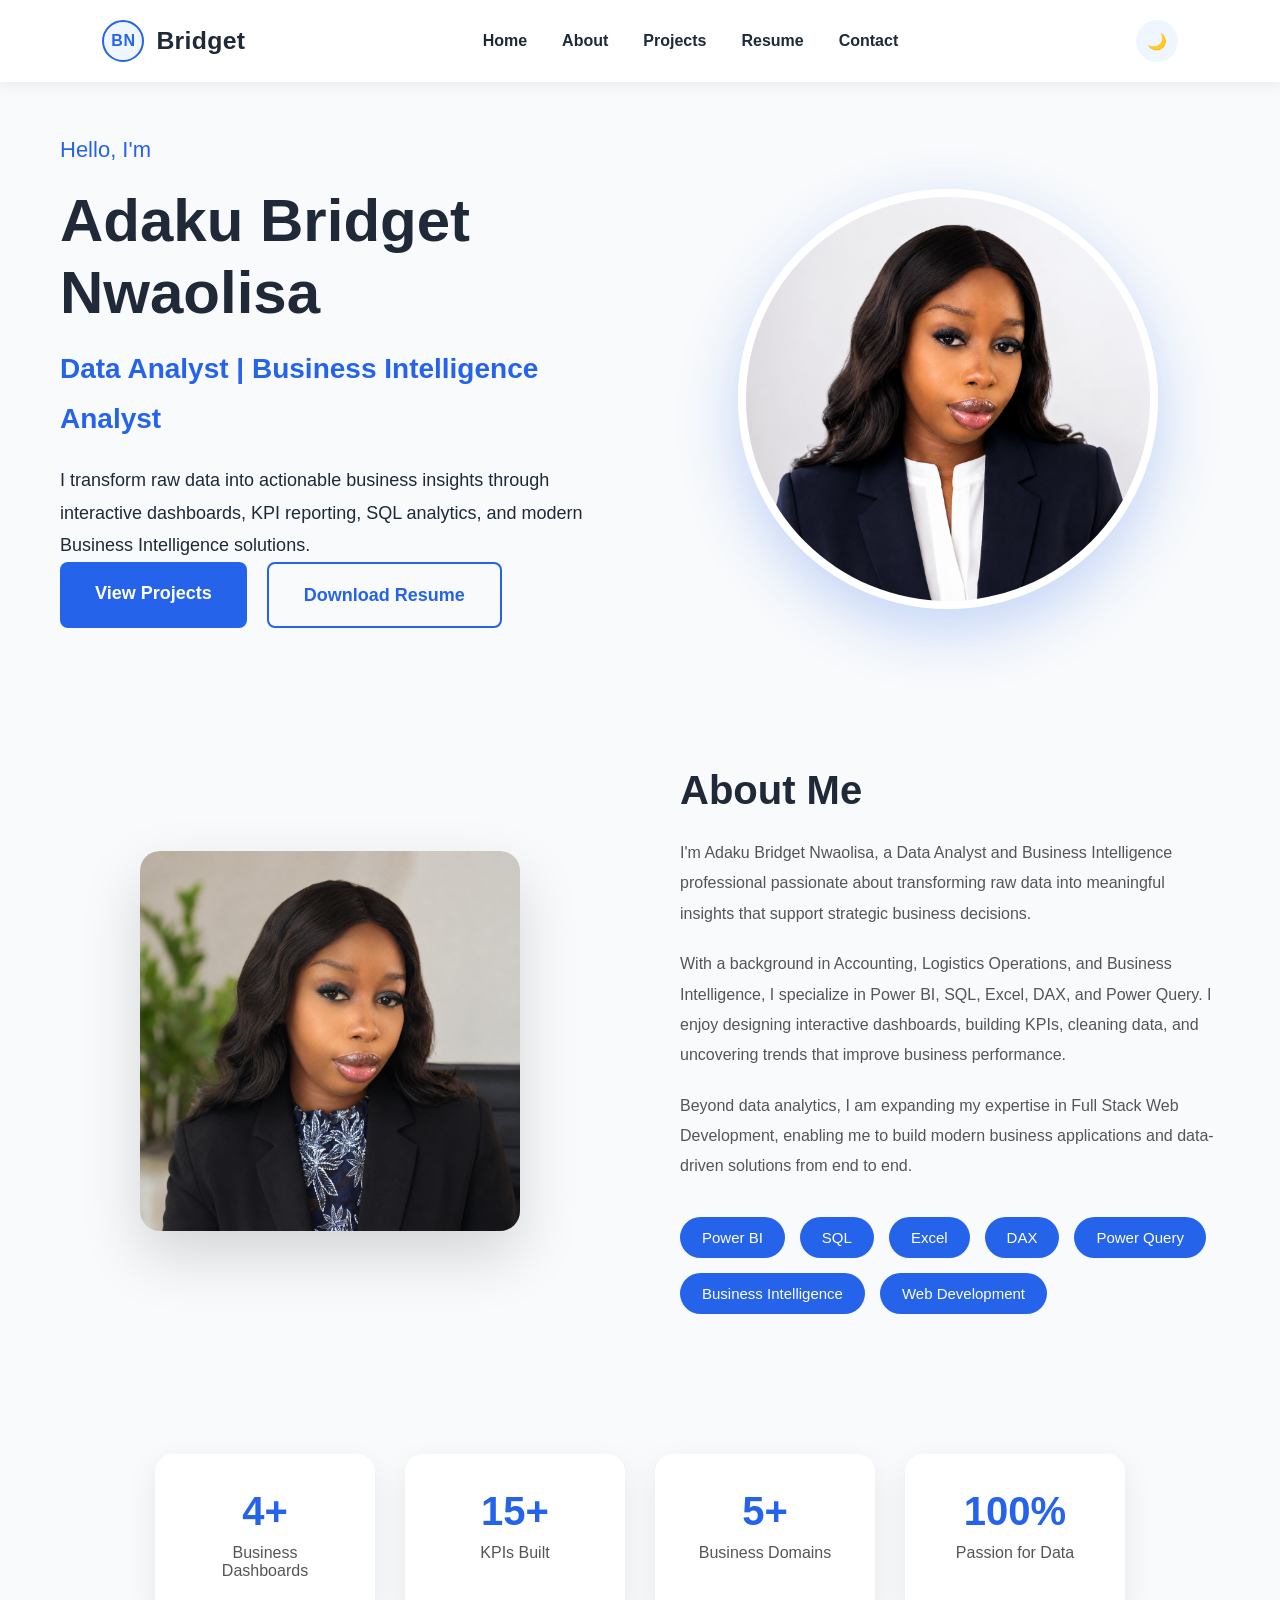
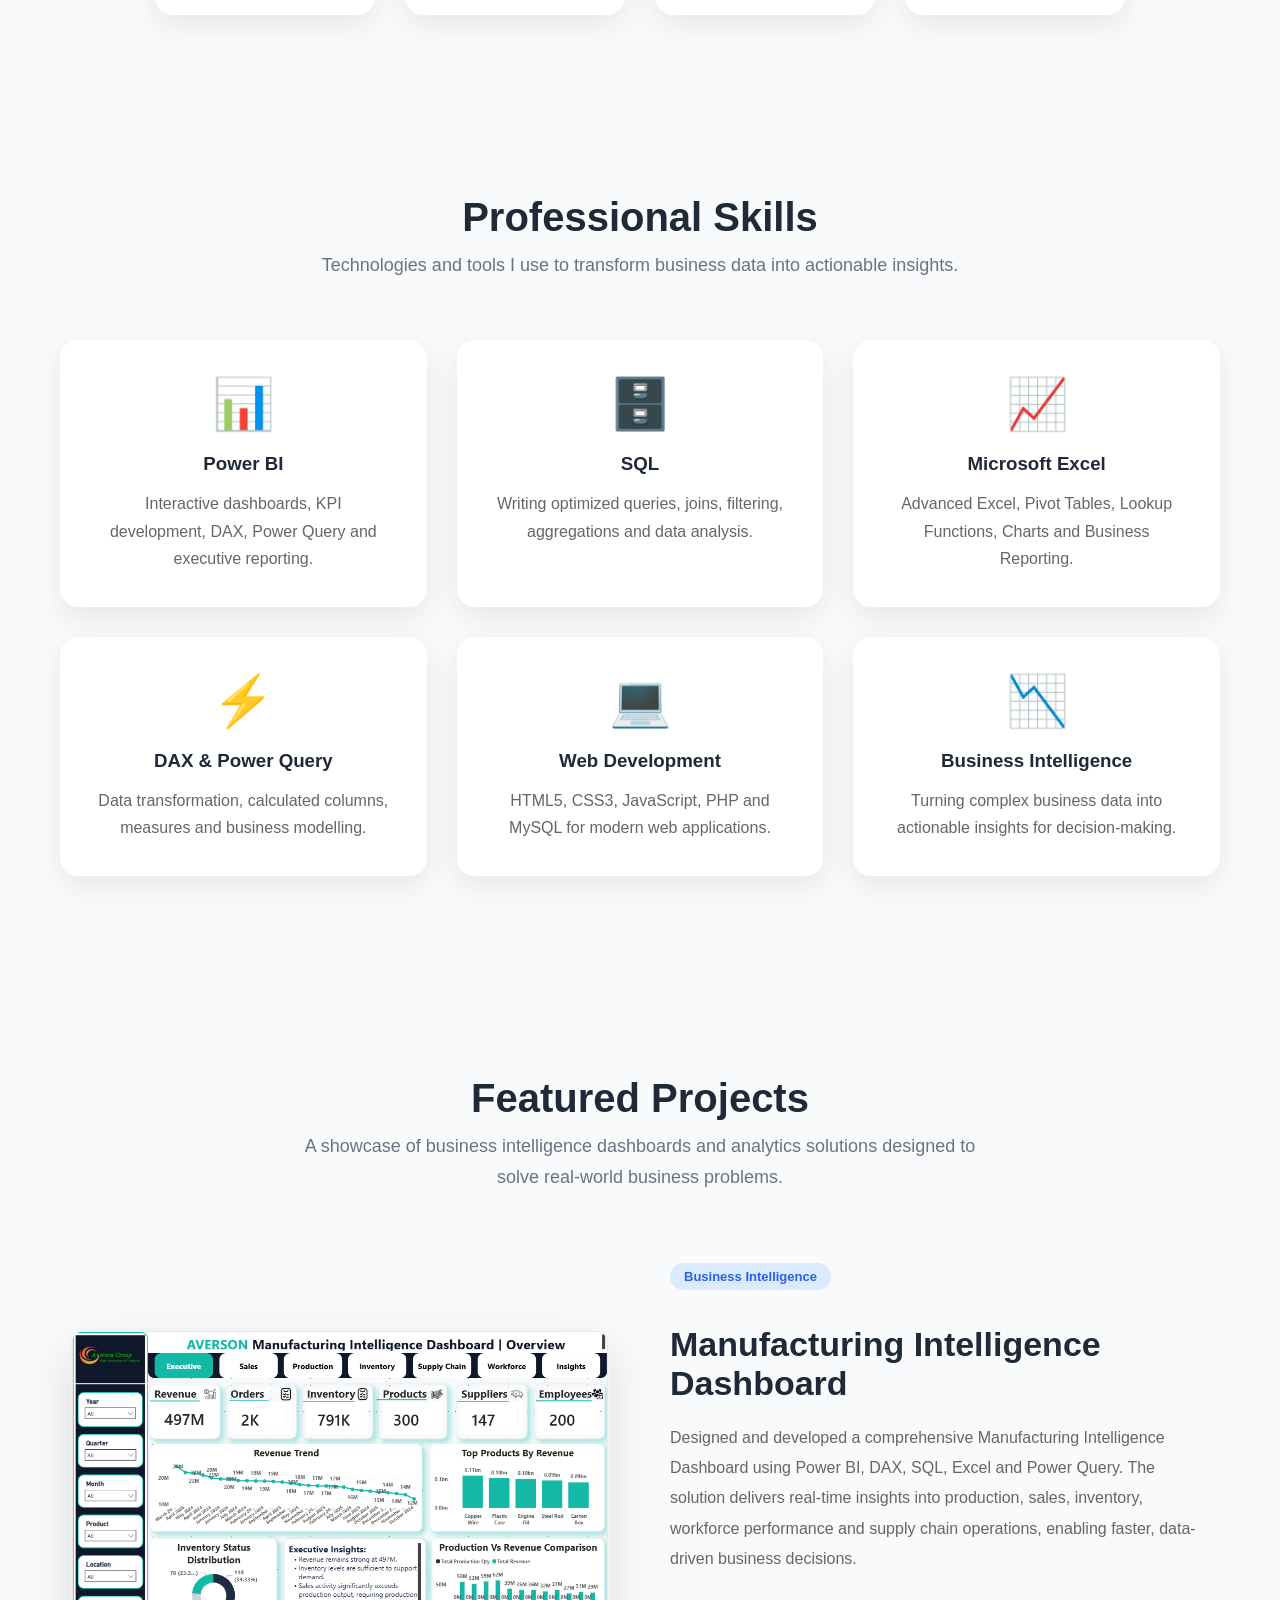
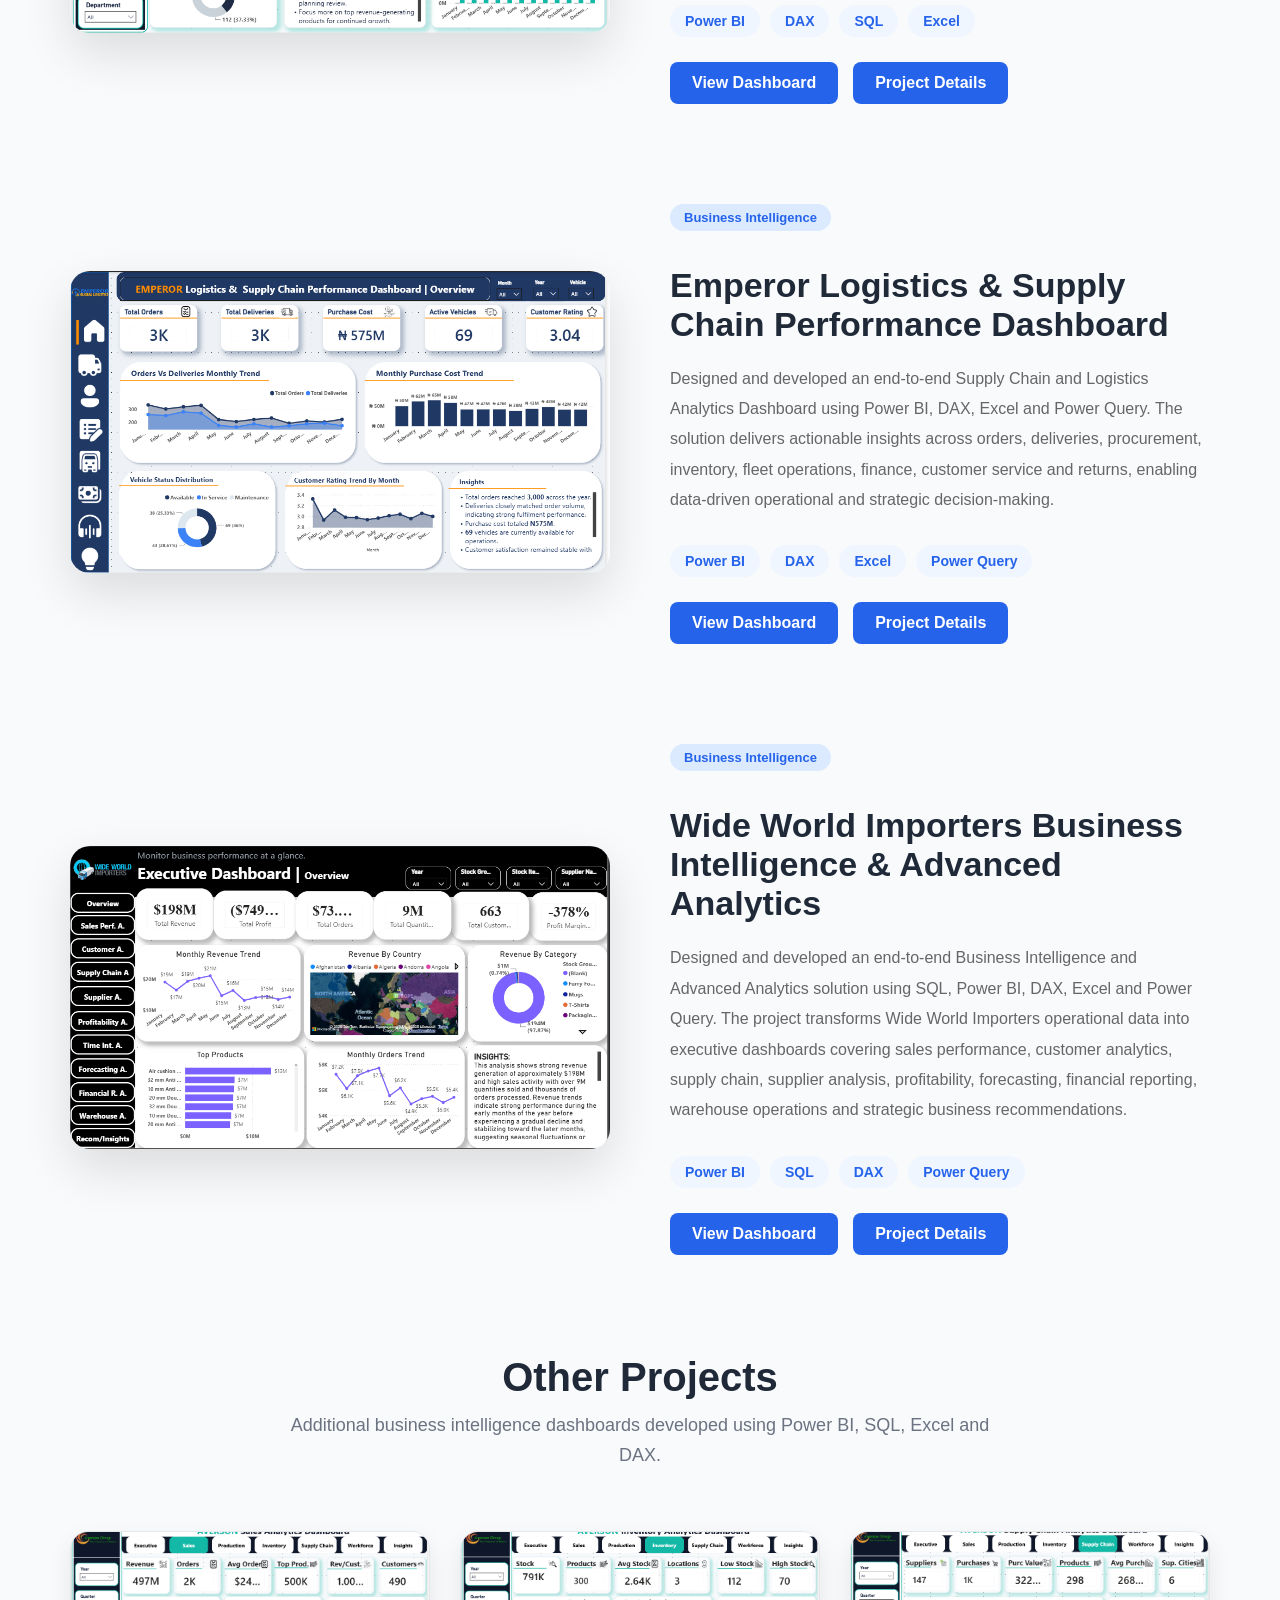
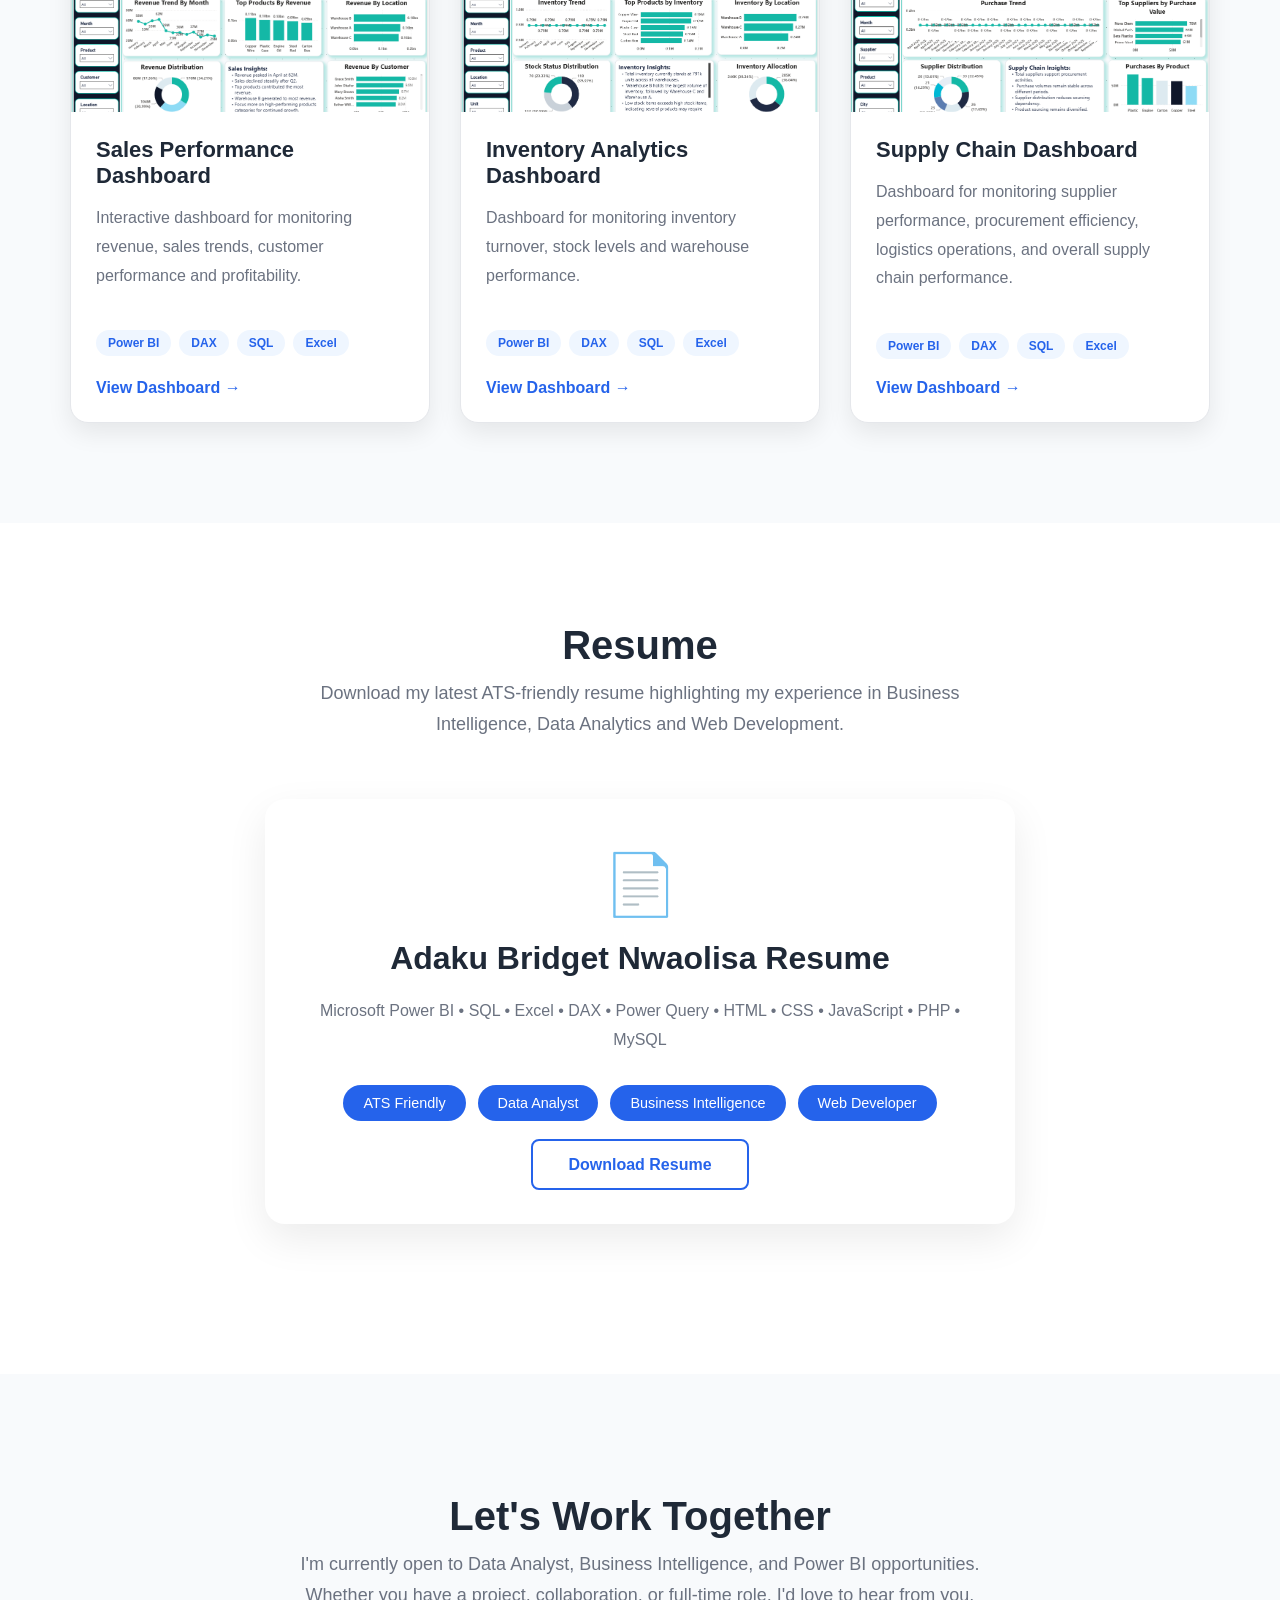
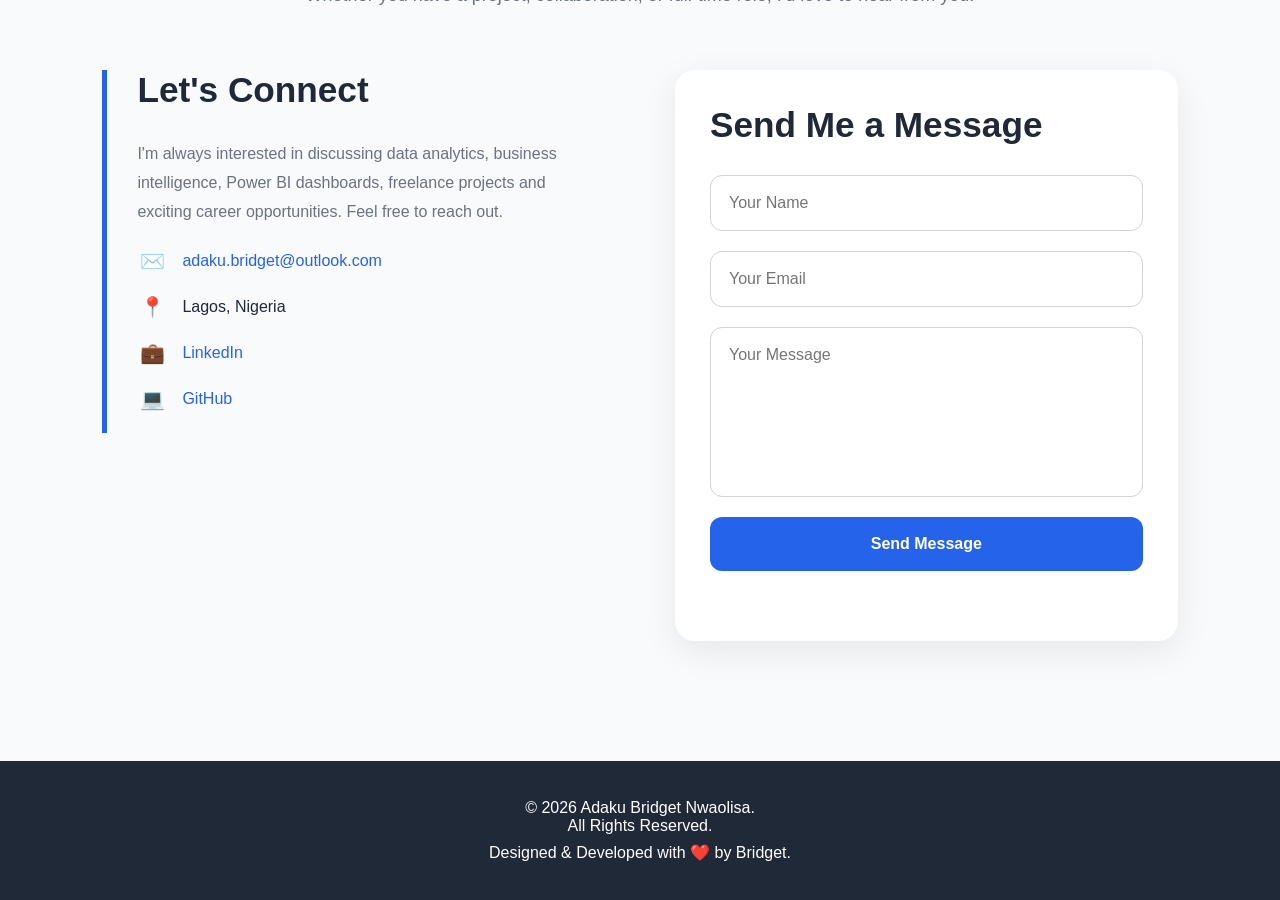
<file: index.html>
<!DOCTYPE html>
<html lang="en">

<head>

    <meta charset="UTF-8">

    <meta name="viewport" content="width=device-width, initial-scale=1.0">

    <title>Adaku Bridget Nwaolisa | Data Analyst</title>

    <link rel="stylesheet" href="css/style.css">

</head>

<body>

   <header>

    <nav class="navbar">

        <div class="logo">
            <span class="logo-icon">BN</span>
            <span class="logo-name">Bridget</span>
        </div>

        <ul class="nav-links">

            <li><a href="#hero">Home</a></li>
            <li><a href="#about">About</a></li>
            <li><a href="#projects">Projects</a></li>
            <li><a href="#resume">Resume</a></li>
            <li><a href="#contact">Contact</a></li>

        </ul>

        <div class="nav-actions">

            <button class="theme-toggle" id="themeToggle" aria-label="Toggle dark mode">
                🌙
            </button>

            <div class="menu-toggle">
                ☰
            </div>

        </div>

    </nav>

</header>



<section class="hero" id="hero">

    <div class="hero-text">

        <p class="intro">Hello, I'm</p>

        <h1>Adaku Bridget Nwaolisa</h1>

        <h2>Data Analyst | Business Intelligence Analyst</h2>

        <p class="description">
            I transform raw data into actionable business insights through
            interactive dashboards, KPI reporting, SQL analytics, and modern
            Business Intelligence solutions.
        </p>

        <div class="hero-buttons">

            <a href="#projects" class="btn-primary">
                View Projects
            </a>

            <a href="resume/Adaku_Bridget_Nwaolisa_Resume.pdf"
               class="btn-secondary"
               target="_blank">

               Download Resume

            </a>

        </div>

    </div>


    <div class="hero-image">

        <img src="images/profile.png"
             alt="Adaku Bridget Nwaolisa">

    </div>

</section>

<section class="about" id="about">

    <div class="about-image">
        <img src="images/profile2.png" alt="Adaku Bridget Nwaolisa">
    </div>

    <div class="about-content">

        <h2>About Me</h2>

        <p>
            I'm Adaku Bridget Nwaolisa, a Data Analyst and Business Intelligence professional passionate about transforming raw data into meaningful insights that support strategic business decisions.
        </p>

        <p>
            With a background in Accounting, Logistics Operations, and Business Intelligence, I specialize in Power BI, SQL, Excel, DAX, and Power Query. I enjoy designing interactive dashboards, building KPIs, cleaning data, and uncovering trends that improve business performance.
        </p>

        <p>
            Beyond data analytics, I am expanding my expertise in Full Stack Web Development, enabling me to build modern business applications and data-driven solutions from end to end.
        </p>

        <div class="about-skills">

            <span>Power BI</span>
            <span>SQL</span>
            <span>Excel</span>
            <span>DAX</span>
            <span>Power Query</span>
            <span>Business Intelligence</span>
            <span>Web Development</span>

        </div>

    </div>

</section>

<section class="stats">

    <div class="stat-card">

        <h2>4+</h2>

        <p>Business Dashboards</p>

    </div>

    <div class="stat-card">

        <h2>15+</h2>

        <p>KPIs Built</p>

    </div>

    <div class="stat-card">

        <h2>5+</h2>

        <p>Business Domains</p>

    </div>

    <div class="stat-card">

        <h2>100%</h2>

        <p>Passion for Data</p>

    </div>

</section>

<section class="skills" id="skills">

    <h2 class="section-title">Professional Skills</h2>

    <p class="section-subtitle">
    Technologies and tools I use to transform business data into actionable insights.
    </p>

    <div class="skills-grid">

        <div class="skill-card">
            <div class="skill-icon">📊</div>
            <h3>Power BI</h3>
            <p>Interactive dashboards, KPI development, DAX, Power Query and executive reporting.</p>
        </div>

        <div class="skill-card">
            <div class="skill-icon">🗄️</div>
            <h3>SQL</h3>
            <p>Writing optimized queries, joins, filtering, aggregations and data analysis.</p>
        </div>

        <div class="skill-card">
            <div class="skill-icon">📈</div>
            <h3>Microsoft Excel</h3>
            <p>Advanced Excel, Pivot Tables, Lookup Functions, Charts and Business Reporting.</p>
        </div>

        <div class="skill-card">
            <div class="skill-icon">⚡</div>
            <h3>DAX & Power Query</h3>
            <p>Data transformation, calculated columns, measures and business modelling.</p>
        </div>

        <div class="skill-card">
            <div class="skill-icon">💻</div>
            <h3>Web Development</h3>
            <p>HTML5, CSS3, JavaScript, PHP and MySQL for modern web applications.</p>
        </div>

        <div class="skill-card">
            <div class="skill-icon">📉</div>
            <h3>Business Intelligence</h3>
            <p>Turning complex business data into actionable insights for decision-making.</p>
        </div>

    </div>

</section>

<section class="projects" id="projects">

    <h2 class="section-title">
        Featured Projects
    </h2>

    <p class="section-subtitle">
        A showcase of business intelligence dashboards and analytics solutions designed to solve real-world business problems.
    </p>

    <!-- FEATURED PROJECT 1 -->

    <div class="featured-project">

        <div class="featured-image">

            <img src="assets/project-images/manufacturing-dashboard.png"
                 alt="Manufacturing Dashboard">

        </div>

        <div class="featured-content">

            <span class="project-category">
                Business Intelligence
            </span>

            <h3>
                Manufacturing Intelligence Dashboard
            </h3>

            <p>
                Designed and developed a comprehensive Manufacturing Intelligence Dashboard using Power BI, DAX, SQL, Excel and Power Query.

                The solution delivers real-time insights into production, sales, inventory, workforce performance and supply chain operations, enabling faster, data-driven business decisions.
            </p>

            <div class="project-tech">

                <span>Power BI</span>
                <span>DAX</span>
                <span>SQL</span>
                <span>Excel</span>

            </div>

            <div class="project-buttons">

                <a href="projects/manufacturing-dashboard/">
                    View Dashboard
                </a>

                <a href="projects/manufacturing-case-study/">
                    Project Details
                </a>

            </div>

        </div>

    </div>

    <!-- FEATURED PROJECT 2 -->

    <div class="featured-project">

        <div class="featured-image">

            <img src="assets/project-images/emperor-logistics-dashboard.png"
                 alt="Emperor Logistics Dashboard">

        </div>

        <div class="featured-content">

            <span class="project-category">
                Business Intelligence
            </span>

            <h3>
                Emperor Logistics & Supply Chain Performance Dashboard
            </h3>

            <p>
                Designed and developed an end-to-end Supply Chain and Logistics Analytics Dashboard using Power BI, DAX, Excel and Power Query.

                The solution delivers actionable insights across orders, deliveries, procurement, inventory, fleet operations, finance, customer service and returns, enabling data-driven operational and strategic decision-making.
            </p>

            <div class="project-tech">

                <span>Power BI</span>
                <span>DAX</span>
                <span>Excel</span>
                <span>Power Query</span>

            </div>

            <div class="project-buttons">

                <a href="projects/emperor-dashboard/">
                    View Dashboard
                </a>

                <a href="projects/emperor-case-study/">
                    Project Details
                </a>

            </div>

        </div>

    </div>

    <!-- FEATURED PROJECT 3 -->

    <div class="featured-project">

        <div class="featured-image">

            <img src="assets/project-images/wideworldimporters-dashboard.PNG"
                 alt="Wide World Importers Dashboard">

        </div>

        <div class="featured-content">

            <span class="project-category">
                Business Intelligence
            </span>

            <h3>
                Wide World Importers Business Intelligence & Advanced Analytics
            </h3>

            <p>
                Designed and developed an end-to-end Business Intelligence and Advanced Analytics solution using SQL, Power BI, DAX, Excel and Power Query.

                The project transforms Wide World Importers operational data into executive dashboards covering sales performance, customer analytics, supply chain, supplier analysis, profitability, forecasting, financial reporting, warehouse operations and strategic business recommendations.
            </p>

            <div class="project-tech">

                <span>Power BI</span>
                <span>SQL</span>
                <span>DAX</span>
                <span>Power Query</span>

            </div>

            <div class="project-buttons">

                <a href="projects/wideworldimporters-dashboard/">
                    View Dashboard
                </a>

                <a href="projects/wideworldimporters-case-study/">
                    Project Details
                </a>

            </div>

        </div>

    </div>

 <div class="other-projects">

    <h2 class="section-title">
        Other Projects
    </h2>

    <p class="section-subtitle">
        Additional business intelligence dashboards developed using Power BI, SQL, Excel and DAX.
    </p>

    <div class="other-project-grid">

        <!-- Sales -->

        <div class="mini-project">

            <img src="assets/project-images/sales-dashboard.png"
                 alt="Sales Dashboard">

            <div class="mini-content">

                <h3>Sales Performance Dashboard</h3>

                <p>
                    Interactive dashboard for monitoring revenue, sales trends,
                    customer performance and profitability.
                </p>

            

                <div class="mini-tech">
                  <span>Power BI</span>
                  <span>DAX</span>
                  <span>SQL</span>
                  <span>Excel</span>
                </div>

               <a href="projects/sales-dashboard/" class="project-link">
                 View Dashboard →
               </a> 

            </div>

        </div>

        <!-- Inventory -->

        <div class="mini-project">

            <img src="assets/project-images/inventory-dashboard.png"
                 alt="Inventory Dashboard">

            <div class="mini-content">

                <h3>Inventory Analytics Dashboard</h3>

                <p>
                    Dashboard for monitoring inventory turnover,
                    stock levels and warehouse performance.
                </p>

                <div class="mini-tech">
                   <span>Power BI</span>
                   <span>DAX</span>
                   <span>SQL</span>
                   <span>Excel</span>
                </div>

               <a href="projects/inventory-dashboard/" class="project-link">
                 View Dashboard →
               </a>

            </div>

        </div>

        <!-- Supply Chain -->

        <div class="mini-project">

            <img src="assets/project-images/supply-chain-dashboard.png"
                 alt="Supply Chain Dashboard">

            <div class="mini-content">

                <h3>Supply Chain Dashboard</h3>

                <p>
                    Dashboard for monitoring supplier performance,
                    procurement efficiency, logistics operations,
                    and overall supply chain performance.
                </p>

                <div class="mini-tech">
                   <span>Power BI</span>
                   <span>DAX</span>
                   <span>SQL</span>
                   <span>Excel</span>
                </div>

               <a href="projects/supplychain-dashboard/" class="project-link">
                 View Dashboard →
               </a>

            </div>

        </div>

    </div>

</div>

</section>

<section class="resume" id="resume">

    <div class="container">

        <h2 class="section-title">
            Resume
        </h2>

        <p class="section-subtitle">
            Download my latest ATS-friendly resume highlighting my experience in Business Intelligence, Data Analytics and Web Development.
        </p>

        <div class="resume-card">

            <div class="resume-icon">
                📄
            </div>

            <h3>
                Adaku Bridget Nwaolisa Resume
            </h3>

            <p>
                Microsoft Power BI • SQL • Excel • DAX • Power Query • HTML • CSS • JavaScript • PHP • MySQL
            </p>

            <div class="resume-badges">

                <span>ATS Friendly</span>

                <span>Data Analyst</span>

                <span>Business Intelligence</span>

                <span>Web Developer</span>

            </div>

            <a href="resume/Adaku_Bridget_Nwaolisa_Resume.pdf"
               class="btn-secondary"
               target="_blank">

                Download Resume

            </a>

        </div>

    </div>

</section>

<section class="contact" id="contact">

    <div class="container">

        <h2 class="section-title">
            Let's Work Together
        </h2>

        <p class="section-subtitle">
            I'm currently open to Data Analyst, Business Intelligence, and Power BI opportunities. 
            Whether you have a project, collaboration, or full-time role, I'd love to hear from you.
        </p>

        <div class="contact-container">

            <div class="contact-info">

                <h3>Let's Connect</h3>

                <p class="contact-text">
                   I'm always interested in discussing data analytics, business intelligence, Power BI dashboards, freelance projects and exciting career opportunities. Feel free to reach out.
                </p>

                <p><span class="contact-icon">✉️</span>
                    <a href="mailto:adaku.bridget@outlook.com">adaku.bridget@outlook.com
                    </a>
                </p>

                <p><span class="contact-icon">📍</span> 
                    Lagos, Nigeria
                </p>

                <p>
                    <span class="contact-icon">💼</span>
                    <a href="https://linkedin.com/in/adakunwaolisa" target="_blank">
                        LinkedIn
                    </a>
                </p>

                <p>
                    <span class="contact-icon">💻</span>
                    <a href="https://github.com/Briggiee" target="_blank">
                        GitHub
                    </a>
                </p>

            </div>

                <form class="contact-form"
                     action="https://formspree.io/f/xnjkoepr"
                     method="POST"
                     id="contactForm">

                       <h3>Send Me a Message</h3>

                    <input
                        type="text"
                        name="name"
                        placeholder="Your Name"
                        required>

                    <input
                        type="email"
                        name="email"
                        placeholder="Your Email"
                        required>

                    <textarea
                       name="message"
                       rows="6"
                       placeholder="Your Message"
                       required></textarea>

                    <button type="submit" class="btn-primary">
                       Send Message
                    </button>

                    <p class="form-status" id="formStatus"></p>

                </form>

        </div>

    </div>

</section>

<footer>

    <p>

        © 2026 Adaku Bridget Nwaolisa. <br>

        All Rights Reserved.

    </p>

    <p>

        Designed & Developed with ❤️ by Bridget.

    </p>

</footer>

<script src="js/script.js"></script>

</body>

</html>
</file>
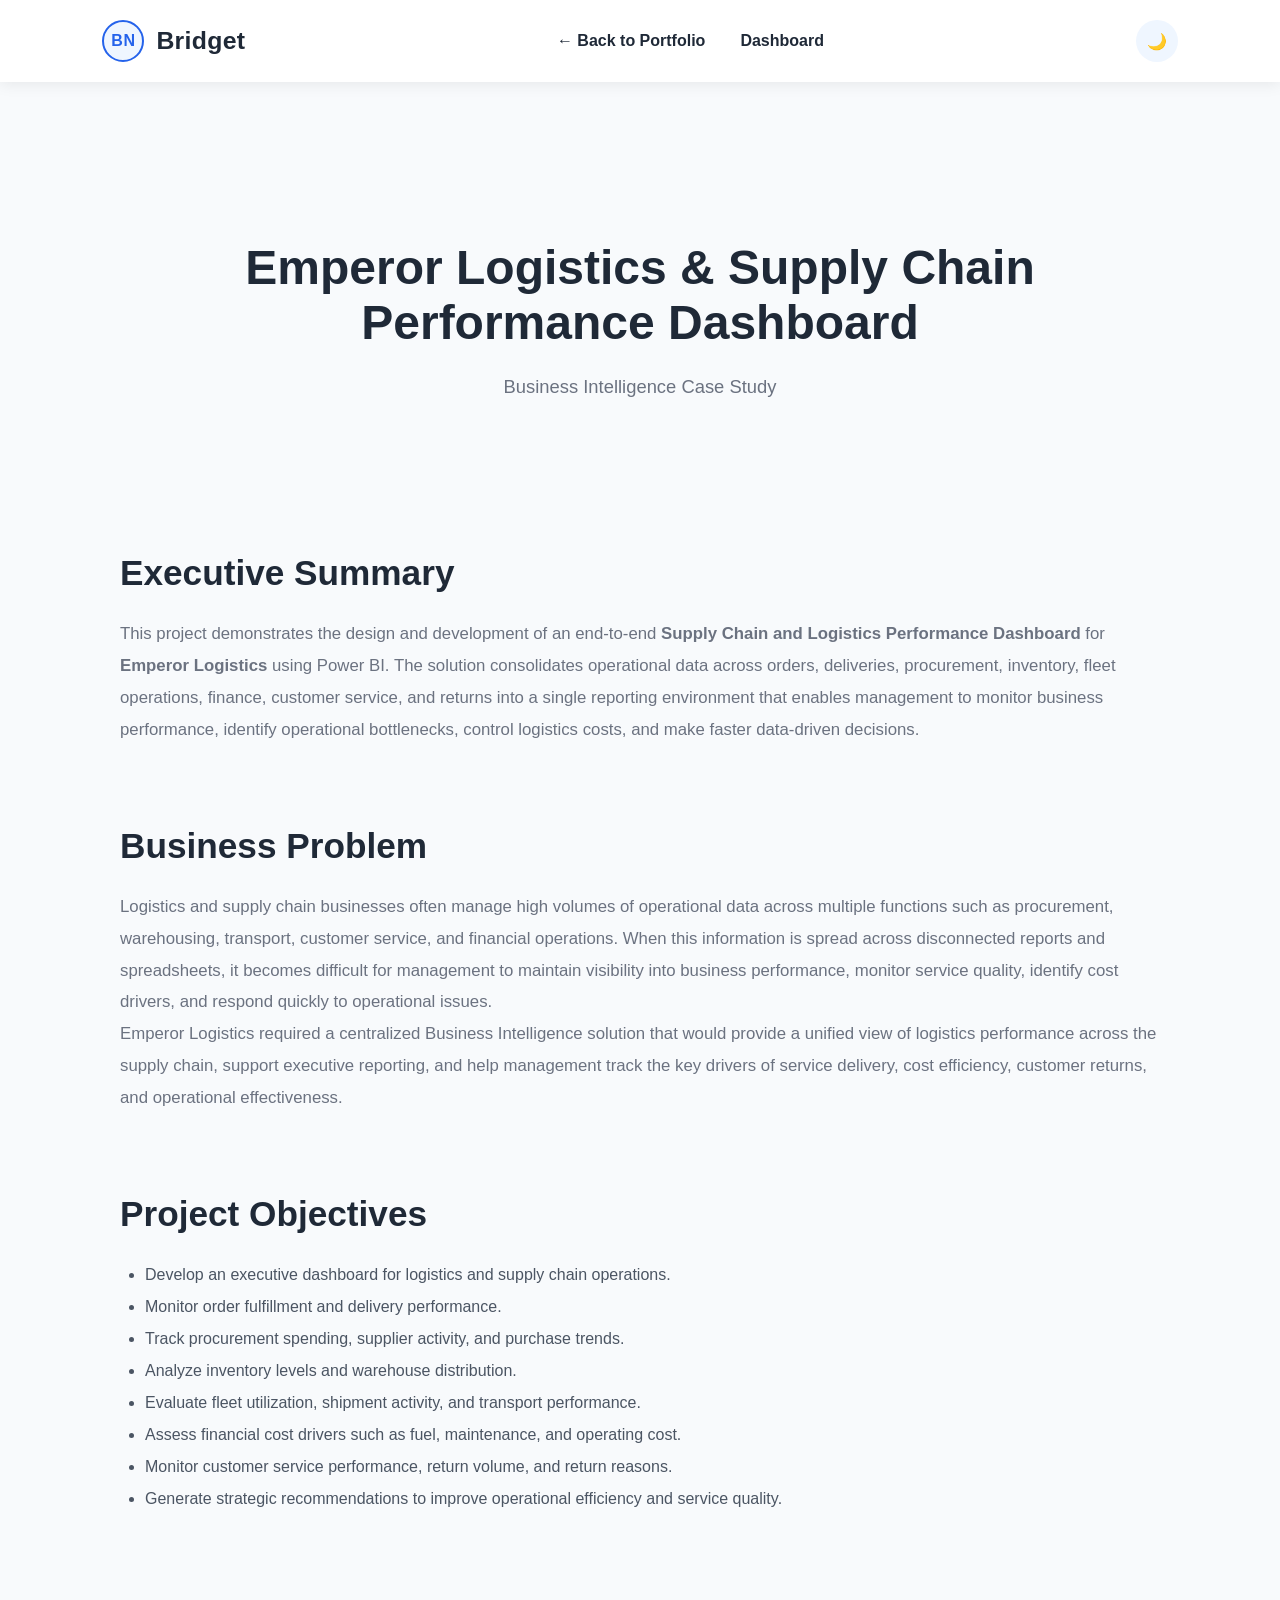
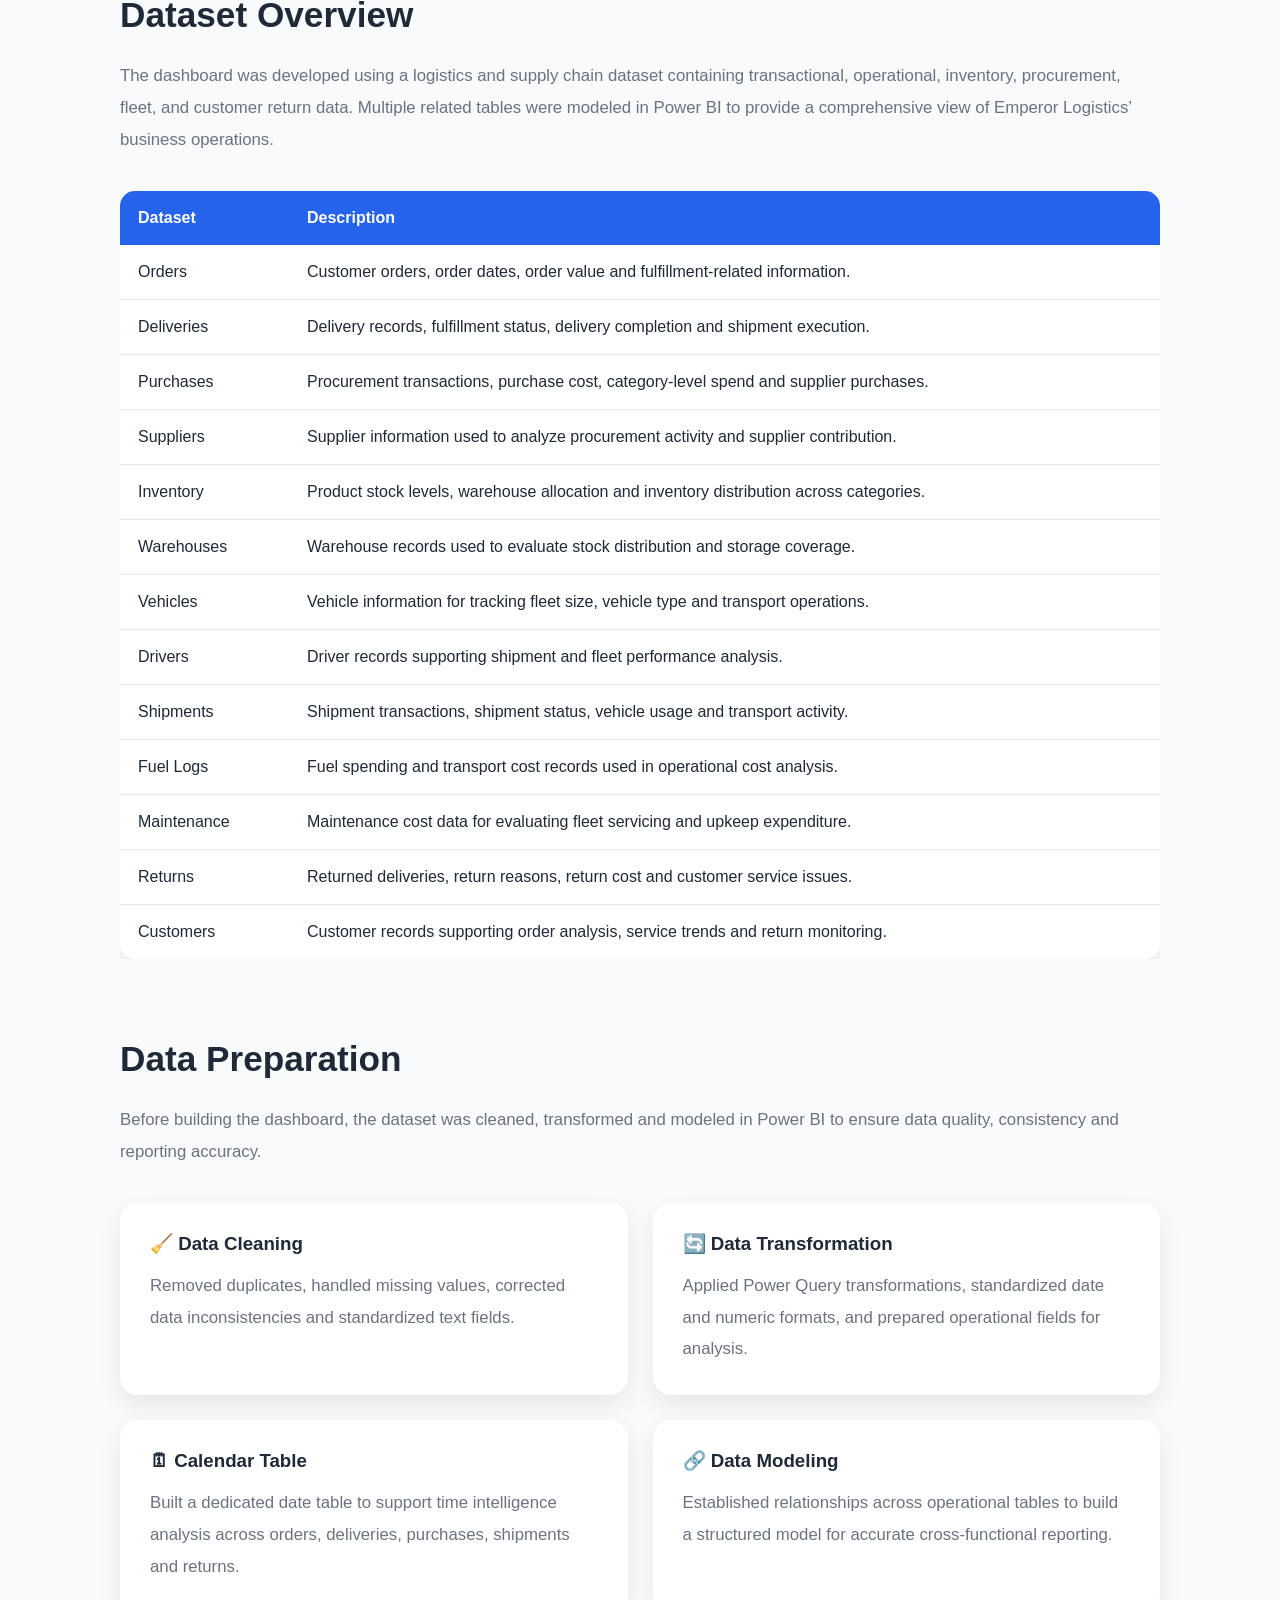
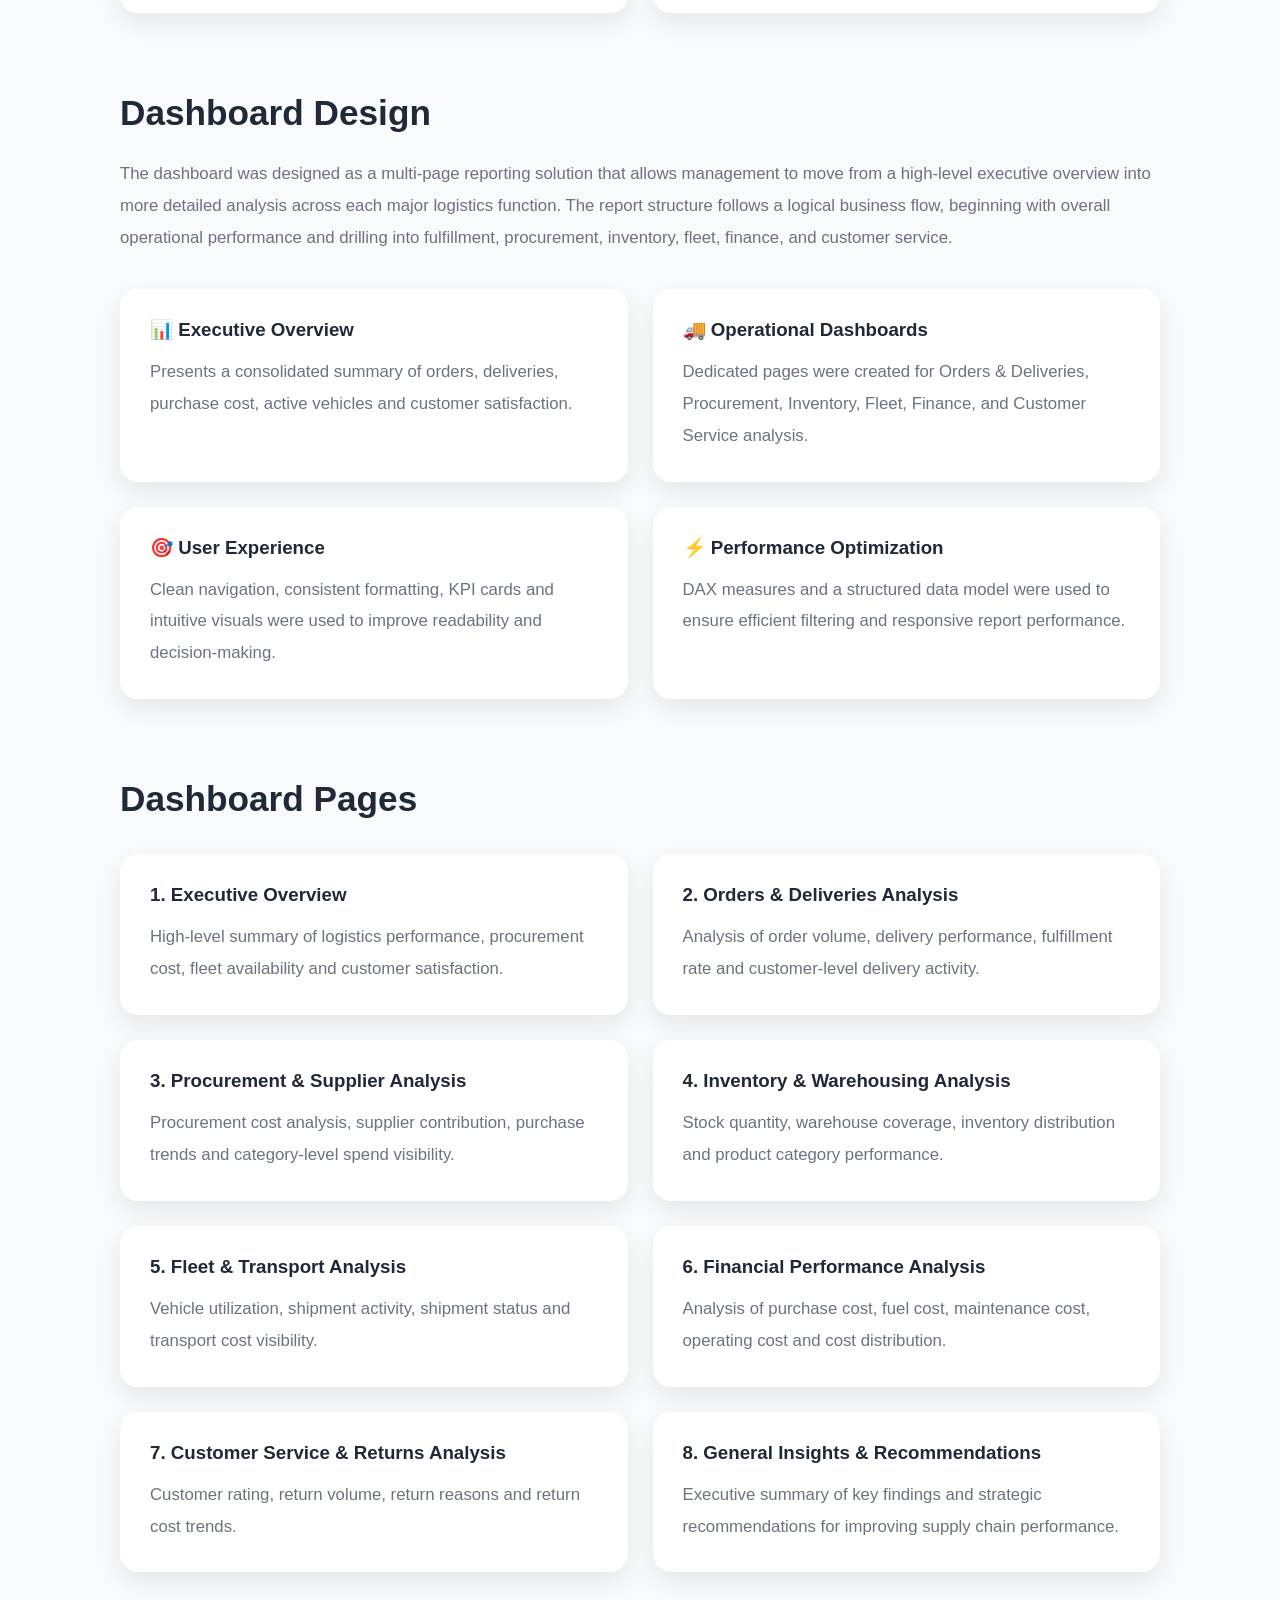
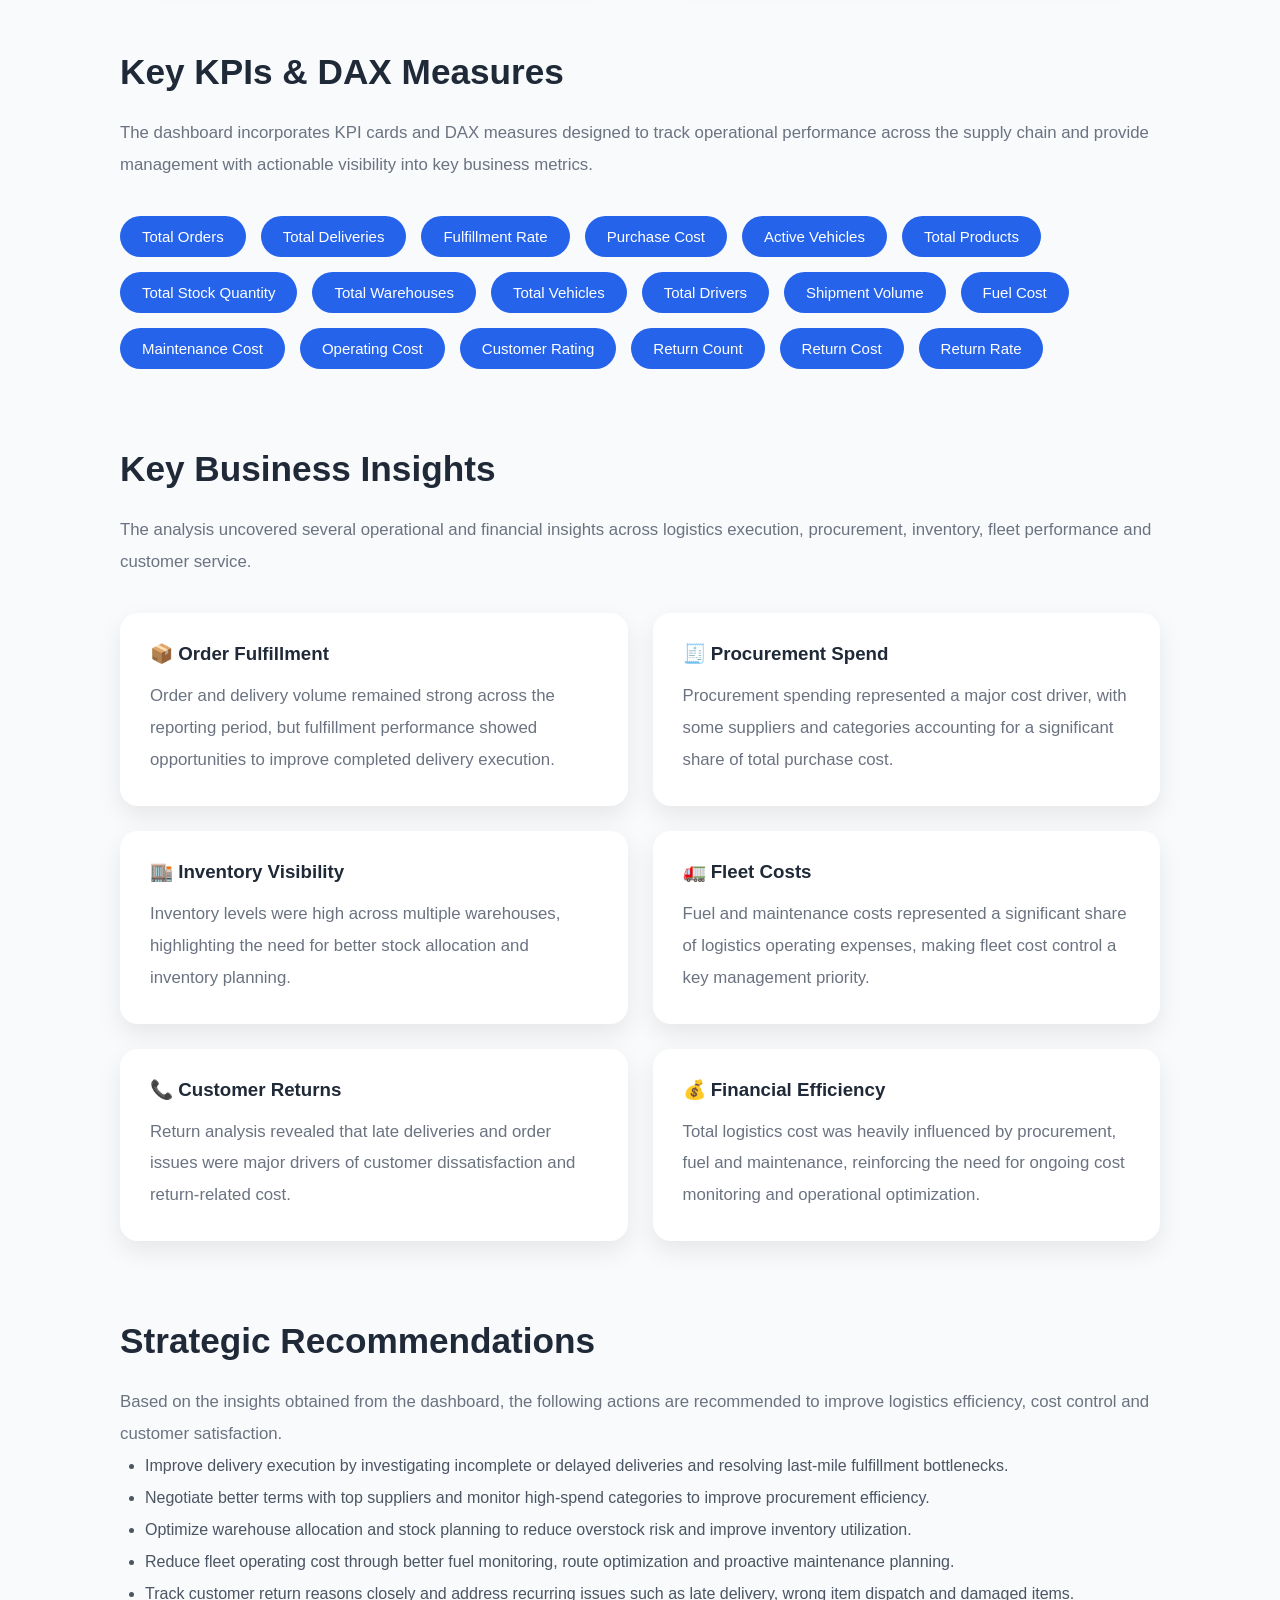
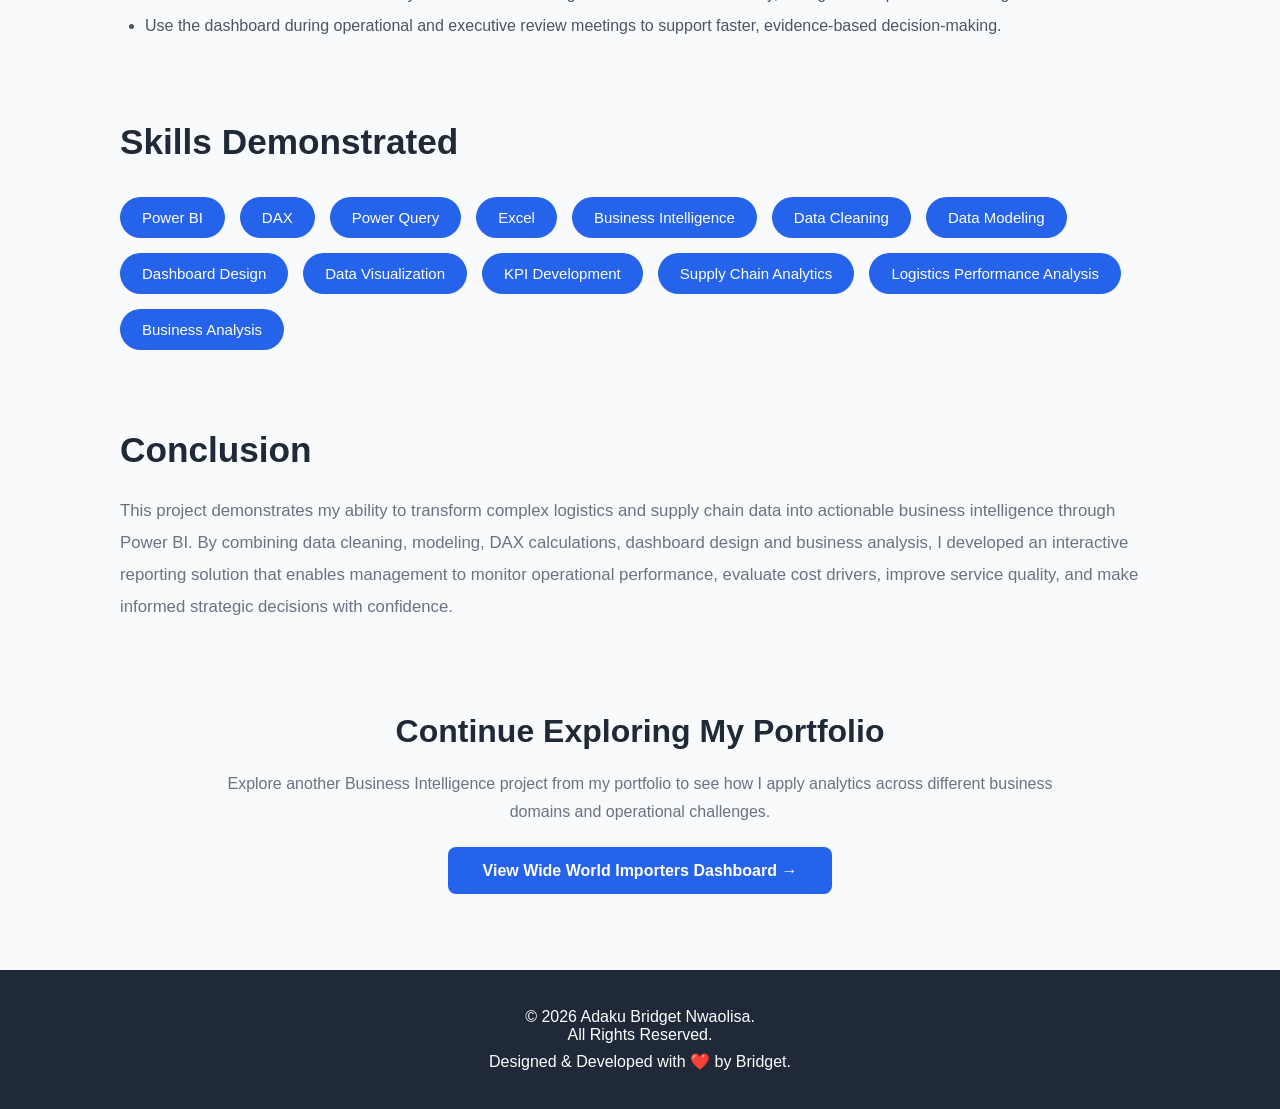
<file: projects/emperor-case-study/index.html>
<!DOCTYPE html>
<html lang="en">

<head>

    <meta charset="UTF-8">

    <meta name="viewport"
          content="width=device-width, initial-scale=1.0">

    <title>
        Emperor Logistics Dashboard | Case Study
    </title>

    <link rel="stylesheet"
          href="../../css/style.css">

</head>

<body>

<header>

    <nav class="navbar">

        <div class="logo">
            <span class="logo-icon">BN</span>
            <span class="logo-name">Bridget</span>
        </div>

        <ul class="nav-links">

            <li>
                <a href="../../index.html">
                    ← Back to Portfolio
                </a>
            </li>

            <li>
                <a href="../emperor-dashboard/">
                    Dashboard
                </a>
            </li>

        </ul>

        <div class="nav-actions">

            <button class="theme-toggle" id="themeToggle" aria-label="Toggle dark mode">
                🌙
            </button>

            <div class="menu-toggle">
                ☰
            </div>

        </div>

    </nav>

</header>

<section class="project-page">

    <div class="project-container">

        <h1>

            Emperor Logistics & Supply Chain Performance Dashboard

        </h1>

        <p class="project-intro">

            Business Intelligence Case Study

        </p>

    </div>

</section>

<section class="case-study-section">

    <h2>Executive Summary</h2>

    <p>

        This project demonstrates the design and development of an end-to-end
        <strong>Supply Chain and Logistics Performance Dashboard</strong> for
        <strong>Emperor Logistics</strong> using Power BI.

        The solution consolidates operational data across orders, deliveries,
        procurement, inventory, fleet operations, finance, customer service,
        and returns into a single reporting environment that enables management
        to monitor business performance, identify operational bottlenecks,
        control logistics costs, and make faster data-driven decisions.

    </p>

</section>

<section class="case-study-section">

    <h2>Business Problem</h2>

    <p>

        Logistics and supply chain businesses often manage high volumes of
        operational data across multiple functions such as procurement,
        warehousing, transport, customer service, and financial operations.
        When this information is spread across disconnected reports and
        spreadsheets, it becomes difficult for management to maintain visibility
        into business performance, monitor service quality, identify cost
        drivers, and respond quickly to operational issues.

    </p>

    <p>

        Emperor Logistics required a centralized Business Intelligence solution
        that would provide a unified view of logistics performance across the
        supply chain, support executive reporting, and help management track
        the key drivers of service delivery, cost efficiency, customer returns,
        and operational effectiveness.

    </p>

</section>

<section class="case-study-section">

    <h2>Project Objectives</h2>

    <ul>

        <li>Develop an executive dashboard for logistics and supply chain operations.</li>

        <li>Monitor order fulfillment and delivery performance.</li>

        <li>Track procurement spending, supplier activity, and purchase trends.</li>

        <li>Analyze inventory levels and warehouse distribution.</li>

        <li>Evaluate fleet utilization, shipment activity, and transport performance.</li>

        <li>Assess financial cost drivers such as fuel, maintenance, and operating cost.</li>

        <li>Monitor customer service performance, return volume, and return reasons.</li>

        <li>Generate strategic recommendations to improve operational efficiency and service quality.</li>

    </ul>

</section>

<section class="case-study-section">

    <h2>Dataset Overview</h2>

    <p>

        The dashboard was developed using a logistics and supply chain dataset
        containing transactional, operational, inventory, procurement, fleet,
        and customer return data. Multiple related tables were modeled in Power BI
        to provide a comprehensive view of Emperor Logistics’ business operations.

    </p>

    <div class="dataset-table">

        <table>

            <thead>

                <tr>

                    <th>Dataset</th>

                    <th>Description</th>

                </tr>

            </thead>

            <tbody>

                <tr>
                    <td>Orders</td>
                    <td>Customer orders, order dates, order value and fulfillment-related information.</td>
                </tr>

                <tr>
                    <td>Deliveries</td>
                    <td>Delivery records, fulfillment status, delivery completion and shipment execution.</td>
                </tr>

                <tr>
                    <td>Purchases</td>
                    <td>Procurement transactions, purchase cost, category-level spend and supplier purchases.</td>
                </tr>

                <tr>
                    <td>Suppliers</td>
                    <td>Supplier information used to analyze procurement activity and supplier contribution.</td>
                </tr>

                <tr>
                    <td>Inventory</td>
                    <td>Product stock levels, warehouse allocation and inventory distribution across categories.</td>
                </tr>

                <tr>
                    <td>Warehouses</td>
                    <td>Warehouse records used to evaluate stock distribution and storage coverage.</td>
                </tr>

                <tr>
                    <td>Vehicles</td>
                    <td>Vehicle information for tracking fleet size, vehicle type and transport operations.</td>
                </tr>

                <tr>
                    <td>Drivers</td>
                    <td>Driver records supporting shipment and fleet performance analysis.</td>
                </tr>

                <tr>
                    <td>Shipments</td>
                    <td>Shipment transactions, shipment status, vehicle usage and transport activity.</td>
                </tr>

                <tr>
                    <td>Fuel Logs</td>
                    <td>Fuel spending and transport cost records used in operational cost analysis.</td>
                </tr>

                <tr>
                    <td>Maintenance</td>
                    <td>Maintenance cost data for evaluating fleet servicing and upkeep expenditure.</td>
                </tr>

                <tr>
                    <td>Returns</td>
                    <td>Returned deliveries, return reasons, return cost and customer service issues.</td>
                </tr>

                <tr>
                    <td>Customers</td>
                    <td>Customer records supporting order analysis, service trends and return monitoring.</td>
                </tr>

            </tbody>

        </table>

    </div>

</section>

<section class="case-study-section">

    <h2>Data Preparation</h2>

    <p>

        Before building the dashboard, the dataset was cleaned, transformed and
        modeled in Power BI to ensure data quality, consistency and reporting accuracy.

    </p>

    <div class="process-grid">

        <div class="process-card">

            <h3>🧹 Data Cleaning</h3>

            <p>
                Removed duplicates, handled missing values, corrected data inconsistencies and standardized text fields.
            </p>

        </div>

        <div class="process-card">

            <h3>🔄 Data Transformation</h3>

            <p>
                Applied Power Query transformations, standardized date and numeric formats, and prepared operational fields for analysis.
            </p>

        </div>

        <div class="process-card">

            <h3>🗓 Calendar Table</h3>

            <p>
                Built a dedicated date table to support time intelligence analysis across orders, deliveries, purchases, shipments and returns.
            </p>

        </div>

        <div class="process-card">

            <h3>🔗 Data Modeling</h3>

            <p>
                Established relationships across operational tables to build a structured model for accurate cross-functional reporting.
            </p>

        </div>

    </div>

</section>

<section class="case-study-section">

    <h2>Dashboard Design</h2>

    <p>

        The dashboard was designed as a multi-page reporting solution that allows
        management to move from a high-level executive overview into more detailed
        analysis across each major logistics function. The report structure follows
        a logical business flow, beginning with overall operational performance and
        drilling into fulfillment, procurement, inventory, fleet, finance, and
        customer service.

    </p>

    <div class="process-grid">

        <div class="process-card">

            <h3>📊 Executive Overview</h3>

            <p>
                Presents a consolidated summary of orders, deliveries, purchase cost, active vehicles and customer satisfaction.
            </p>

        </div>

        <div class="process-card">

            <h3>🚚 Operational Dashboards</h3>

            <p>
                Dedicated pages were created for Orders & Deliveries, Procurement, Inventory, Fleet, Finance, and Customer Service analysis.
            </p>

        </div>

        <div class="process-card">

            <h3>🎯 User Experience</h3>

            <p>
                Clean navigation, consistent formatting, KPI cards and intuitive visuals were used to improve readability and decision-making.
            </p>

        </div>

        <div class="process-card">

            <h3>⚡ Performance Optimization</h3>

            <p>
                DAX measures and a structured data model were used to ensure efficient filtering and responsive report performance.
            </p>

        </div>

    </div>

</section>

<section class="case-study-section">

    <h2>Dashboard Pages</h2>

    <div class="process-grid">

        <div class="process-card">
            <h3>1. Executive Overview</h3>
            <p>High-level summary of logistics performance, procurement cost, fleet availability and customer satisfaction.</p>
        </div>

        <div class="process-card">
            <h3>2. Orders & Deliveries Analysis</h3>
            <p>Analysis of order volume, delivery performance, fulfillment rate and customer-level delivery activity.</p>
        </div>

        <div class="process-card">
            <h3>3. Procurement & Supplier Analysis</h3>
            <p>Procurement cost analysis, supplier contribution, purchase trends and category-level spend visibility.</p>
        </div>

        <div class="process-card">
            <h3>4. Inventory & Warehousing Analysis</h3>
            <p>Stock quantity, warehouse coverage, inventory distribution and product category performance.</p>
        </div>

        <div class="process-card">
            <h3>5. Fleet & Transport Analysis</h3>
            <p>Vehicle utilization, shipment activity, shipment status and transport cost visibility.</p>
        </div>

        <div class="process-card">
            <h3>6. Financial Performance Analysis</h3>
            <p>Analysis of purchase cost, fuel cost, maintenance cost, operating cost and cost distribution.</p>
        </div>

        <div class="process-card">
            <h3>7. Customer Service & Returns Analysis</h3>
            <p>Customer rating, return volume, return reasons and return cost trends.</p>
        </div>

        <div class="process-card">
            <h3>8. General Insights & Recommendations</h3>
            <p>Executive summary of key findings and strategic recommendations for improving supply chain performance.</p>
        </div>

    </div>

</section>

<section class="case-study-section">

    <h2>Key KPIs & DAX Measures</h2>

    <p>

        The dashboard incorporates KPI cards and DAX measures designed to track
        operational performance across the supply chain and provide management with
        actionable visibility into key business metrics.

    </p>

    <div class="about-skills">

        <span>Total Orders</span>
        <span>Total Deliveries</span>
        <span>Fulfillment Rate</span>
        <span>Purchase Cost</span>
        <span>Active Vehicles</span>
        <span>Total Products</span>
        <span>Total Stock Quantity</span>
        <span>Total Warehouses</span>
        <span>Total Vehicles</span>
        <span>Total Drivers</span>
        <span>Shipment Volume</span>
        <span>Fuel Cost</span>
        <span>Maintenance Cost</span>
        <span>Operating Cost</span>
        <span>Customer Rating</span>
        <span>Return Count</span>
        <span>Return Cost</span>
        <span>Return Rate</span>

    </div>

</section>

<section class="case-study-section">

    <h2>Key Business Insights</h2>

    <p>

        The analysis uncovered several operational and financial insights across
        logistics execution, procurement, inventory, fleet performance and customer service.

    </p>

    <div class="process-grid">

        <div class="process-card">

            <h3>📦 Order Fulfillment</h3>

            <p>
                Order and delivery volume remained strong across the reporting period, but fulfillment performance showed opportunities to improve completed delivery execution.
            </p>

        </div>

        <div class="process-card">

            <h3>🧾 Procurement Spend</h3>

            <p>
                Procurement spending represented a major cost driver, with some suppliers and categories accounting for a significant share of total purchase cost.
            </p>

        </div>

        <div class="process-card">

            <h3>🏬 Inventory Visibility</h3>

            <p>
                Inventory levels were high across multiple warehouses, highlighting the need for better stock allocation and inventory planning.
            </p>

        </div>

        <div class="process-card">

            <h3>🚛 Fleet Costs</h3>

            <p>
                Fuel and maintenance costs represented a significant share of logistics operating expenses, making fleet cost control a key management priority.
            </p>

        </div>

        <div class="process-card">

            <h3>📞 Customer Returns</h3>

            <p>
                Return analysis revealed that late deliveries and order issues were major drivers of customer dissatisfaction and return-related cost.
            </p>

        </div>

        <div class="process-card">

            <h3>💰 Financial Efficiency</h3>

            <p>
                Total logistics cost was heavily influenced by procurement, fuel and maintenance, reinforcing the need for ongoing cost monitoring and operational optimization.
            </p>

        </div>

    </div>

</section>

<section class="case-study-section">

    <h2>Strategic Recommendations</h2>

    <p>

        Based on the insights obtained from the dashboard, the following actions
        are recommended to improve logistics efficiency, cost control and customer satisfaction.

    </p>

    <ul>

        <li>Improve delivery execution by investigating incomplete or delayed deliveries and resolving last-mile fulfillment bottlenecks.</li>

        <li>Negotiate better terms with top suppliers and monitor high-spend categories to improve procurement efficiency.</li>

        <li>Optimize warehouse allocation and stock planning to reduce overstock risk and improve inventory utilization.</li>

        <li>Reduce fleet operating cost through better fuel monitoring, route optimization and proactive maintenance planning.</li>

        <li>Track customer return reasons closely and address recurring issues such as late delivery, wrong item dispatch and damaged items.</li>

        <li>Use the dashboard during operational and executive review meetings to support faster, evidence-based decision-making.</li>

    </ul>

</section>

<section class="case-study-section">

    <h2>Skills Demonstrated</h2>

    <div class="about-skills">

        <span>Power BI</span>
        <span>DAX</span>
        <span>Power Query</span>
        <span>Excel</span>
        <span>Business Intelligence</span>
        <span>Data Cleaning</span>
        <span>Data Modeling</span>
        <span>Dashboard Design</span>
        <span>Data Visualization</span>
        <span>KPI Development</span>
        <span>Supply Chain Analytics</span>
        <span>Logistics Performance Analysis</span>
        <span>Business Analysis</span>

    </div>

</section>

<section class="case-study-section">

    <h2>Conclusion</h2>

    <p>

        This project demonstrates my ability to transform complex logistics and
        supply chain data into actionable business intelligence through Power BI.

        By combining data cleaning, modeling, DAX calculations, dashboard design
        and business analysis, I developed an interactive reporting solution that
        enables management to monitor operational performance, evaluate cost drivers,
        improve service quality, and make informed strategic decisions with confidence.

    </p>

</section>

<section class="next-project">

    <h2>

        Continue Exploring My Portfolio

    </h2>

    <p>

        Explore another Business Intelligence project from my portfolio to see how I apply analytics across different business domains and operational challenges.

    </p>

<a href="../wideworldimporters-dashboard/"
   class="btn-primary">
    View Wide World Importers Dashboard →
</a>

</section>

<footer class="footer">

    <p>

        © 2026 Adaku Bridget Nwaolisa. <br>

        All Rights Reserved.

    </p>

    <p>

        Designed & Developed with ❤️ by Bridget.

    </p>

</footer>

<script src="../../js/script.js"></script>

</body>

</html>
</file>
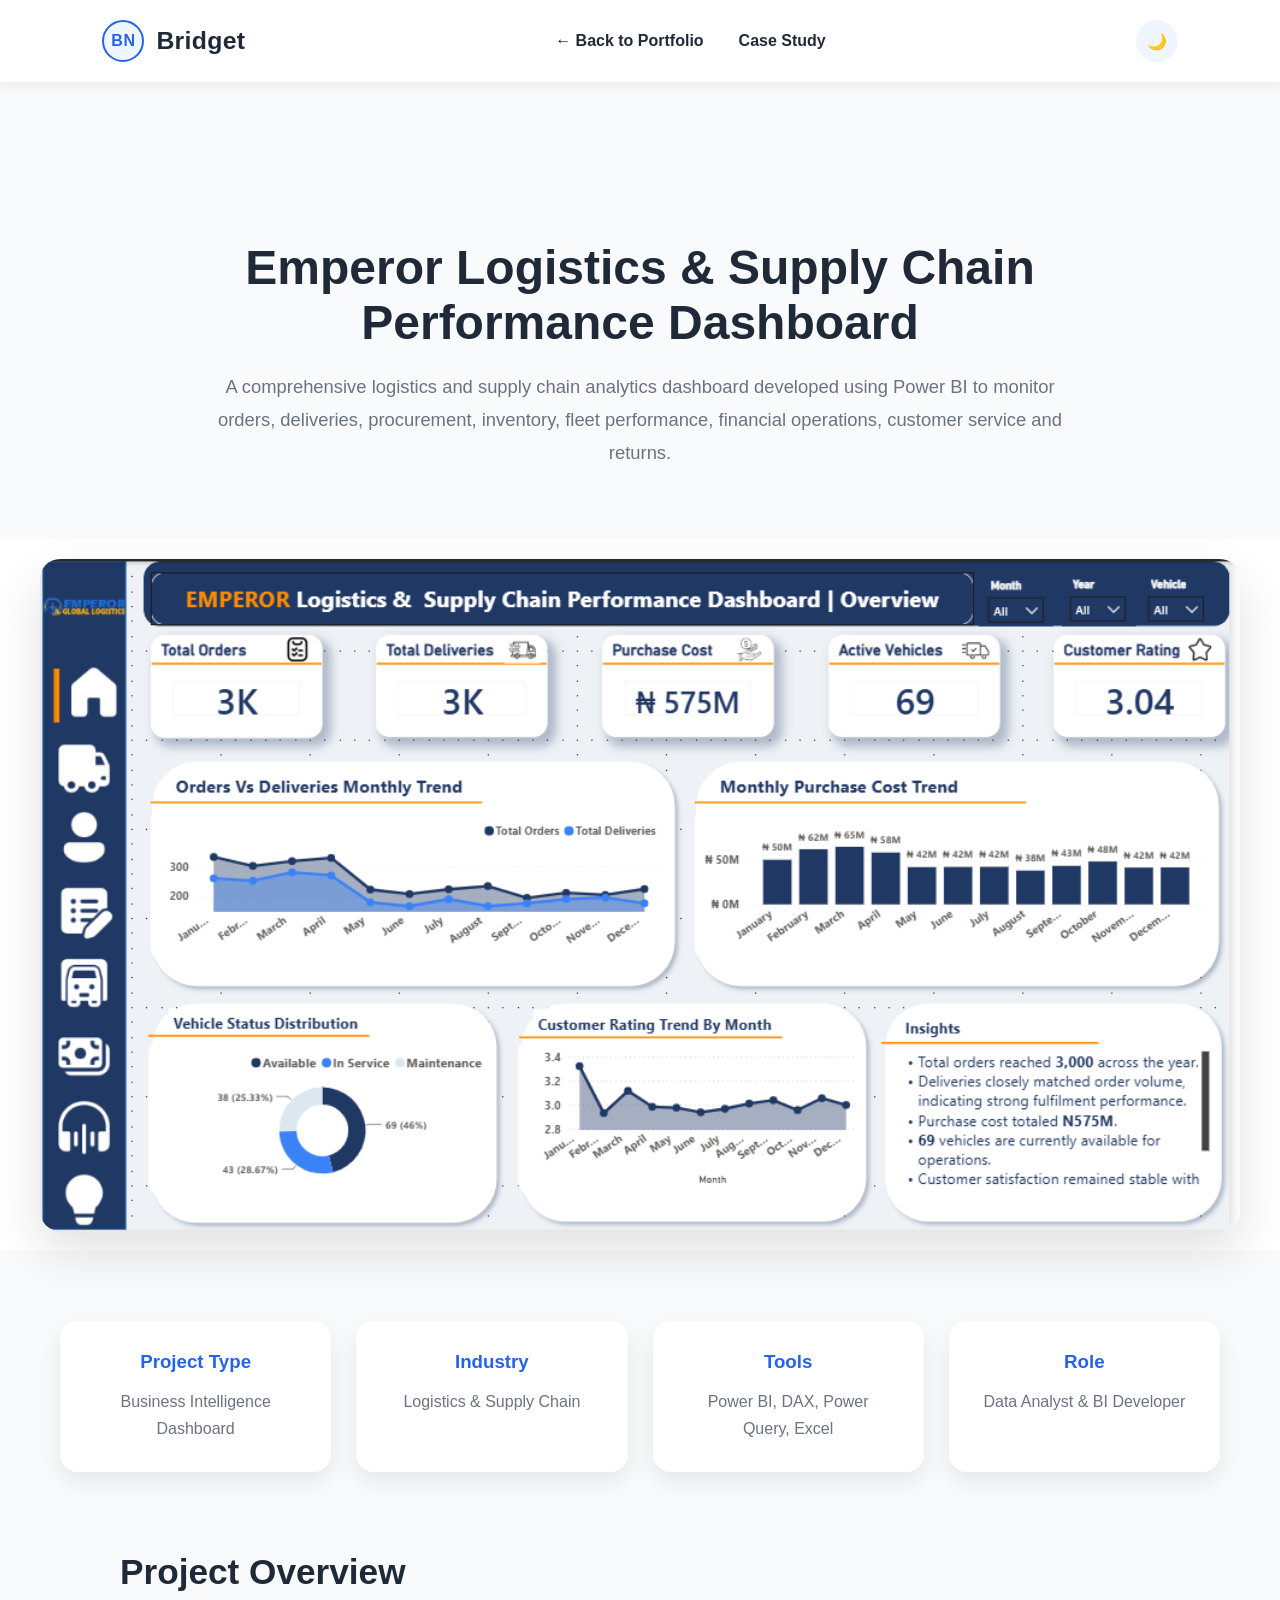
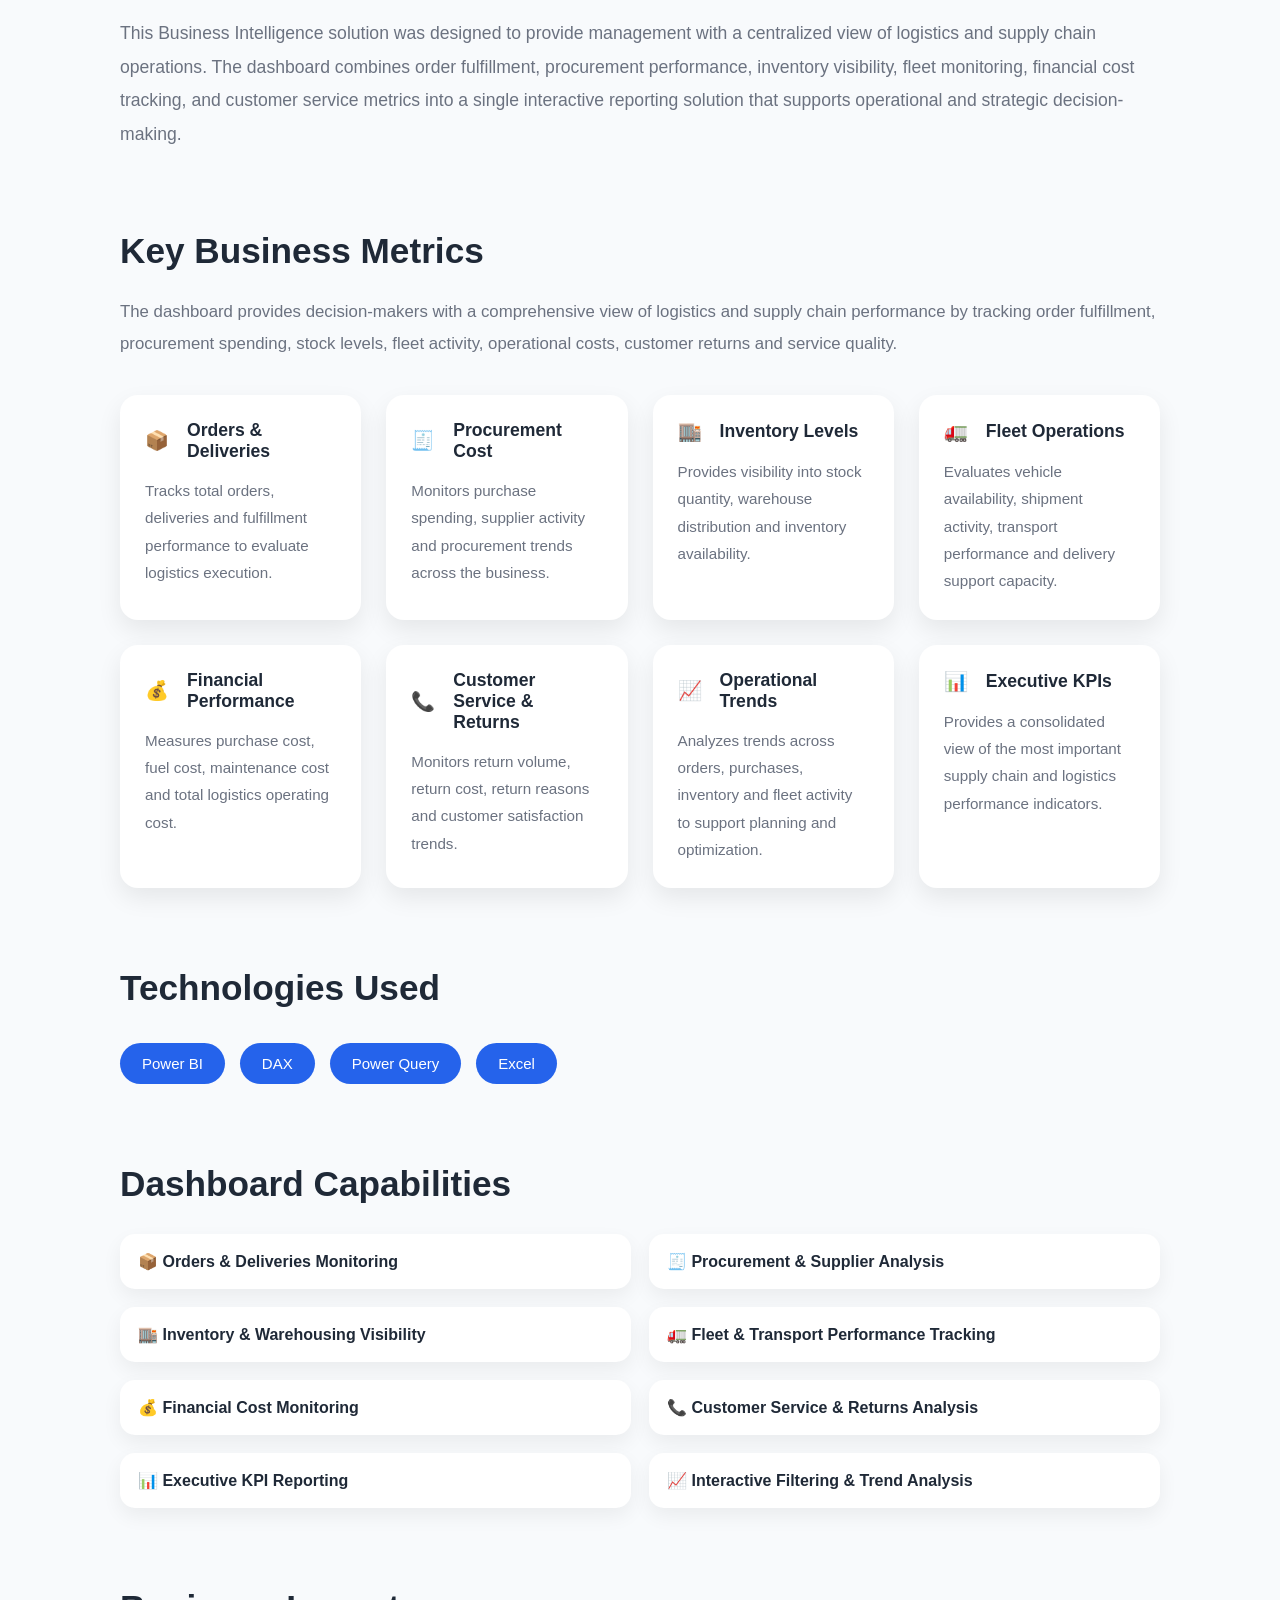
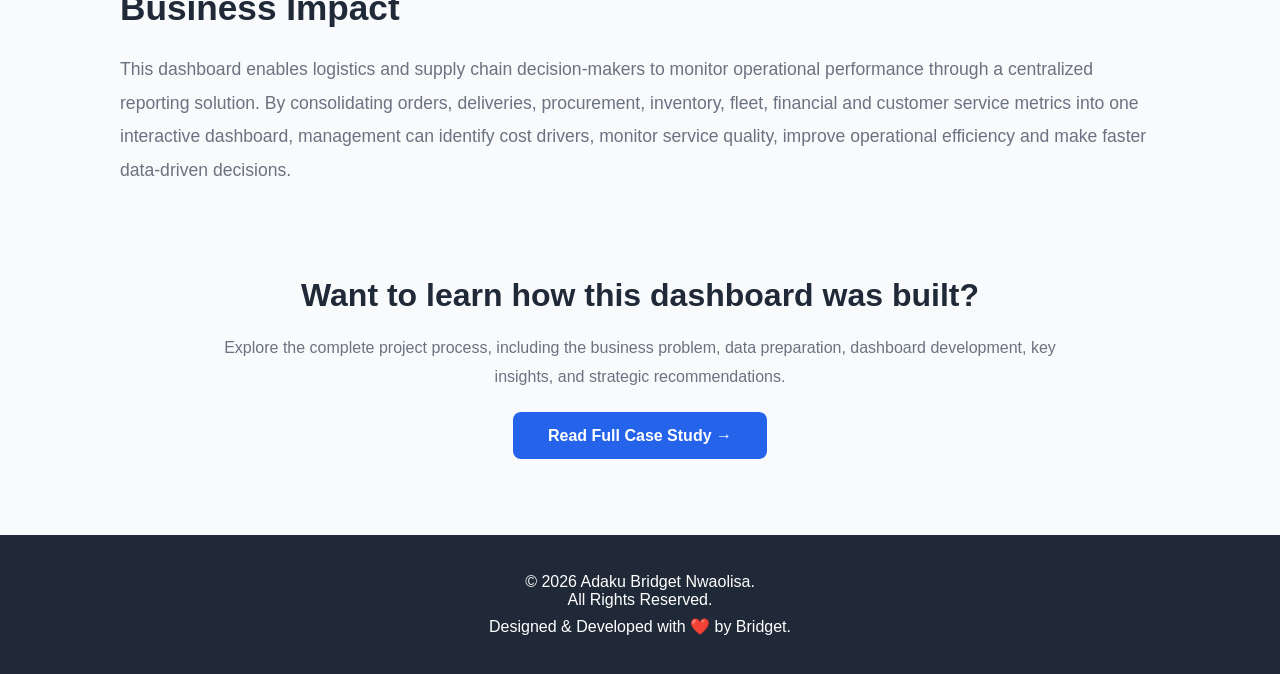
<file: projects/emperor-dashboard/index.html>
<!DOCTYPE html>
<html lang="en">

<head>

<meta charset="UTF-8">

<meta name="viewport"
content="width=device-width, initial-scale=1.0">

<title>Emperor Logistics Dashboard | Power BI Supply Chain & Logistics Analytics Project</title>

<link rel="stylesheet"
href="../../css/style.css">

</head>

<body>

<header>

    <nav class="navbar">

        <div class="logo">
            <span class="logo-icon">BN</span>
            <span class="logo-name">Bridget</span>
        </div>

        <ul class="nav-links">

            <li>
                <a href="../../index.html">
                    ← Back to Portfolio
                </a>
            </li>

            <li>
                <a href="../emperor-case-study/">
                    Case Study
                </a>
            </li>

        </ul>

        <div class="nav-actions">

            <button class="theme-toggle" id="themeToggle" aria-label="Toggle dark mode">
                🌙
            </button>

            <div class="menu-toggle">
                ☰
            </div>

        </div>

    </nav>

</header>

<section class="project-page">

<div class="project-container">

<h1>

Emperor Logistics & Supply Chain Performance Dashboard

</h1>

<p class="project-intro">

A comprehensive logistics and supply chain analytics dashboard developed using Power BI to monitor orders, deliveries, procurement, inventory, fleet performance, financial operations, customer service and returns.

</p>

</div>

</section>

<section class="dashboard-preview">

<img
src="../../assets/project-images/emperor-logistics-dashboard.png"
alt="Emperor Logistics Dashboard">

</section>

<section class="project-info">

    <div class="info-card">

        <h3>Project Type</h3>

        <p>Business Intelligence Dashboard</p>

    </div>

    <div class="info-card">

        <h3>Industry</h3>

        <p>Logistics & Supply Chain</p>

    </div>

    <div class="info-card">

        <h3>Tools</h3>

        <p>Power BI, DAX, Power Query, Excel</p>

    </div>

    <div class="info-card">

        <h3>Role</h3>

        <p>Data Analyst & BI Developer</p>

    </div>

</section>

<section class="project-overview">

<h2>

Project Overview

</h2>

<p>

This Business Intelligence solution was designed to provide management with a centralized view of logistics and supply chain operations.

The dashboard combines order fulfillment, procurement performance, inventory visibility, fleet monitoring, financial cost tracking, and customer service metrics into a single interactive reporting solution that supports operational and strategic decision-making.

</p>

</section>

<section class="project-metrics">

<h2>

Key Business Metrics

</h2>

<p>

The dashboard provides decision-makers with a comprehensive view of logistics and supply chain performance by tracking order fulfillment, procurement spending, stock levels, fleet activity, operational costs, customer returns and service quality.

</p>

<div class="metrics-grid">

<div class="metric-card">

<h3>

<span>📦</span>

Orders & Deliveries

</h3>

<p>

Tracks total orders, deliveries and fulfillment performance to evaluate logistics execution.

</p>

</div>

<div class="metric-card">

<h3>

<span>🧾</span>

Procurement Cost

</h3>

<p>

Monitors purchase spending, supplier activity and procurement trends across the business.

</p>

</div>

<div class="metric-card">

<h3>

<span>🏬</span>

Inventory Levels

</h3>

<p>

Provides visibility into stock quantity, warehouse distribution and inventory availability.

</p>

</div>

<div class="metric-card">

<h3>

<span>🚛</span>

Fleet Operations

</h3>

<p>

Evaluates vehicle availability, shipment activity, transport performance and delivery support capacity.

</p>

</div>

<div class="metric-card">

<h3>

<span>💰</span>

Financial Performance

</h3>

<p>

Measures purchase cost, fuel cost, maintenance cost and total logistics operating cost.

</p>

</div>

<div class="metric-card">

<h3>

<span>📞</span>

Customer Service & Returns

</h3>

<p>

Monitors return volume, return cost, return reasons and customer satisfaction trends.

</p>

</div>

<div class="metric-card">

<h3>

<span>📈</span>

Operational Trends

</h3>

<p>

Analyzes trends across orders, purchases, inventory and fleet activity to support planning and optimization.

</p>

</div>

<div class="metric-card">

<h3>

<span>📊</span>

Executive KPIs

</h3>

<p>

Provides a consolidated view of the most important supply chain and logistics performance indicators.

</p>

</div>

</div>

</section>

<section class="tech-stack">

<h2>

Technologies Used

</h2>

<div class="about-skills">

<span>Power BI</span>

<span>DAX</span>

<span>Power Query</span>

<span>Excel</span>

</div>

</section>

<section class="project-features">

<h2>

Dashboard Capabilities

</h2>

<ul>

<li>📦 Orders & Deliveries Monitoring</li>

<li>🧾 Procurement & Supplier Analysis</li>

<li>🏬 Inventory & Warehousing Visibility</li>

<li>🚛 Fleet & Transport Performance Tracking</li>

<li>💰 Financial Cost Monitoring</li>

<li>📞 Customer Service & Returns Analysis</li>

<li>📊 Executive KPI Reporting</li>

<li>📈 Interactive Filtering & Trend Analysis</li>

</ul>

</section>

<section class="business-impact">

    <h2>Business Impact</h2>

    <p>
        This dashboard enables logistics and supply chain decision-makers to monitor operational performance through a centralized reporting solution. By consolidating orders, deliveries, procurement, inventory, fleet, financial and customer service metrics into one interactive dashboard, management can identify cost drivers, monitor service quality, improve operational efficiency and make faster data-driven decisions.
    </p>

</section>

<section class="next-project">

    <h2>Want to learn how this dashboard was built?</h2>

    <p>
        Explore the complete project process, including the business problem,
        data preparation, dashboard development, key insights, and strategic recommendations.
    </p>

    <a href="../emperor-case-study/"
       class="btn-primary">

        Read Full Case Study →

    </a>

</section>

<footer class="footer">

    <p>

        © 2026 Adaku Bridget Nwaolisa. <br>

        All Rights Reserved.

    </p>

    <p>

        Designed & Developed with ❤️ by Bridget.

    </p>

</footer>

<script src="../../js/script.js"></script>

</body>

</html>
</file>
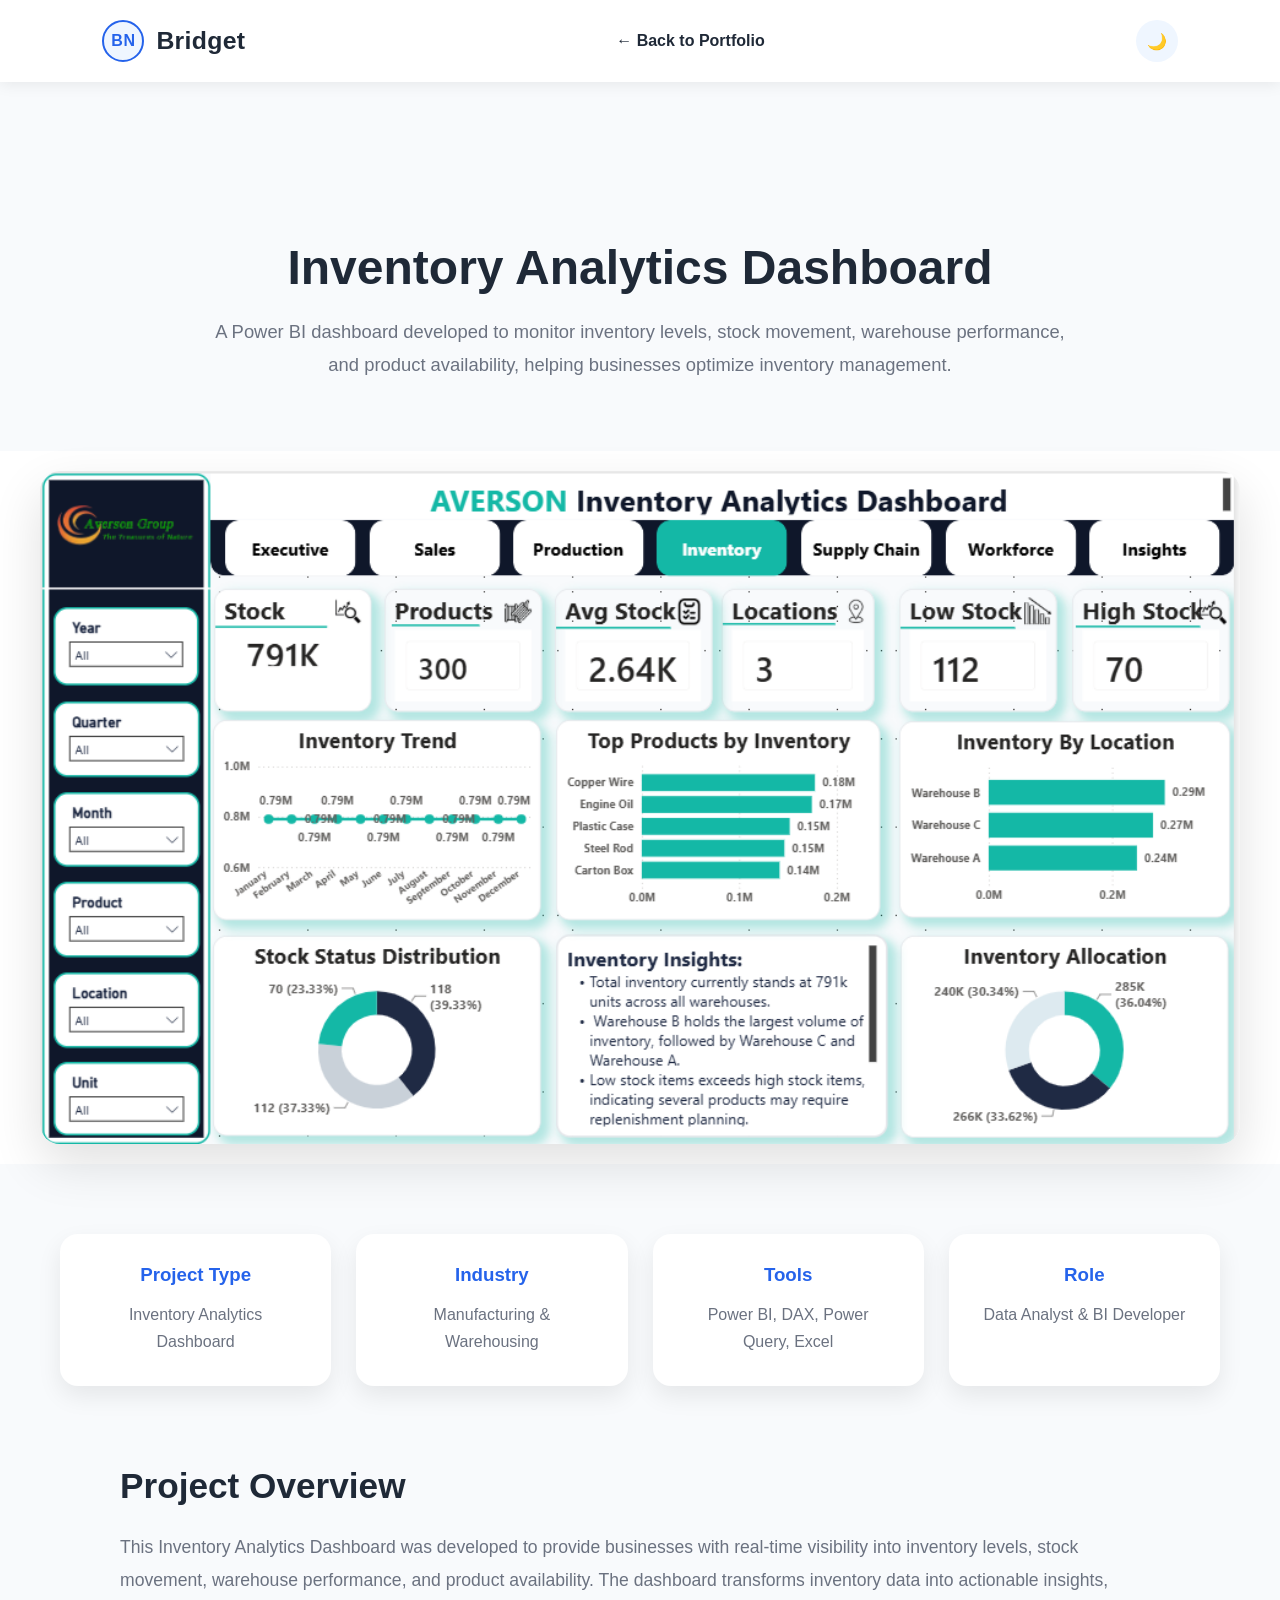
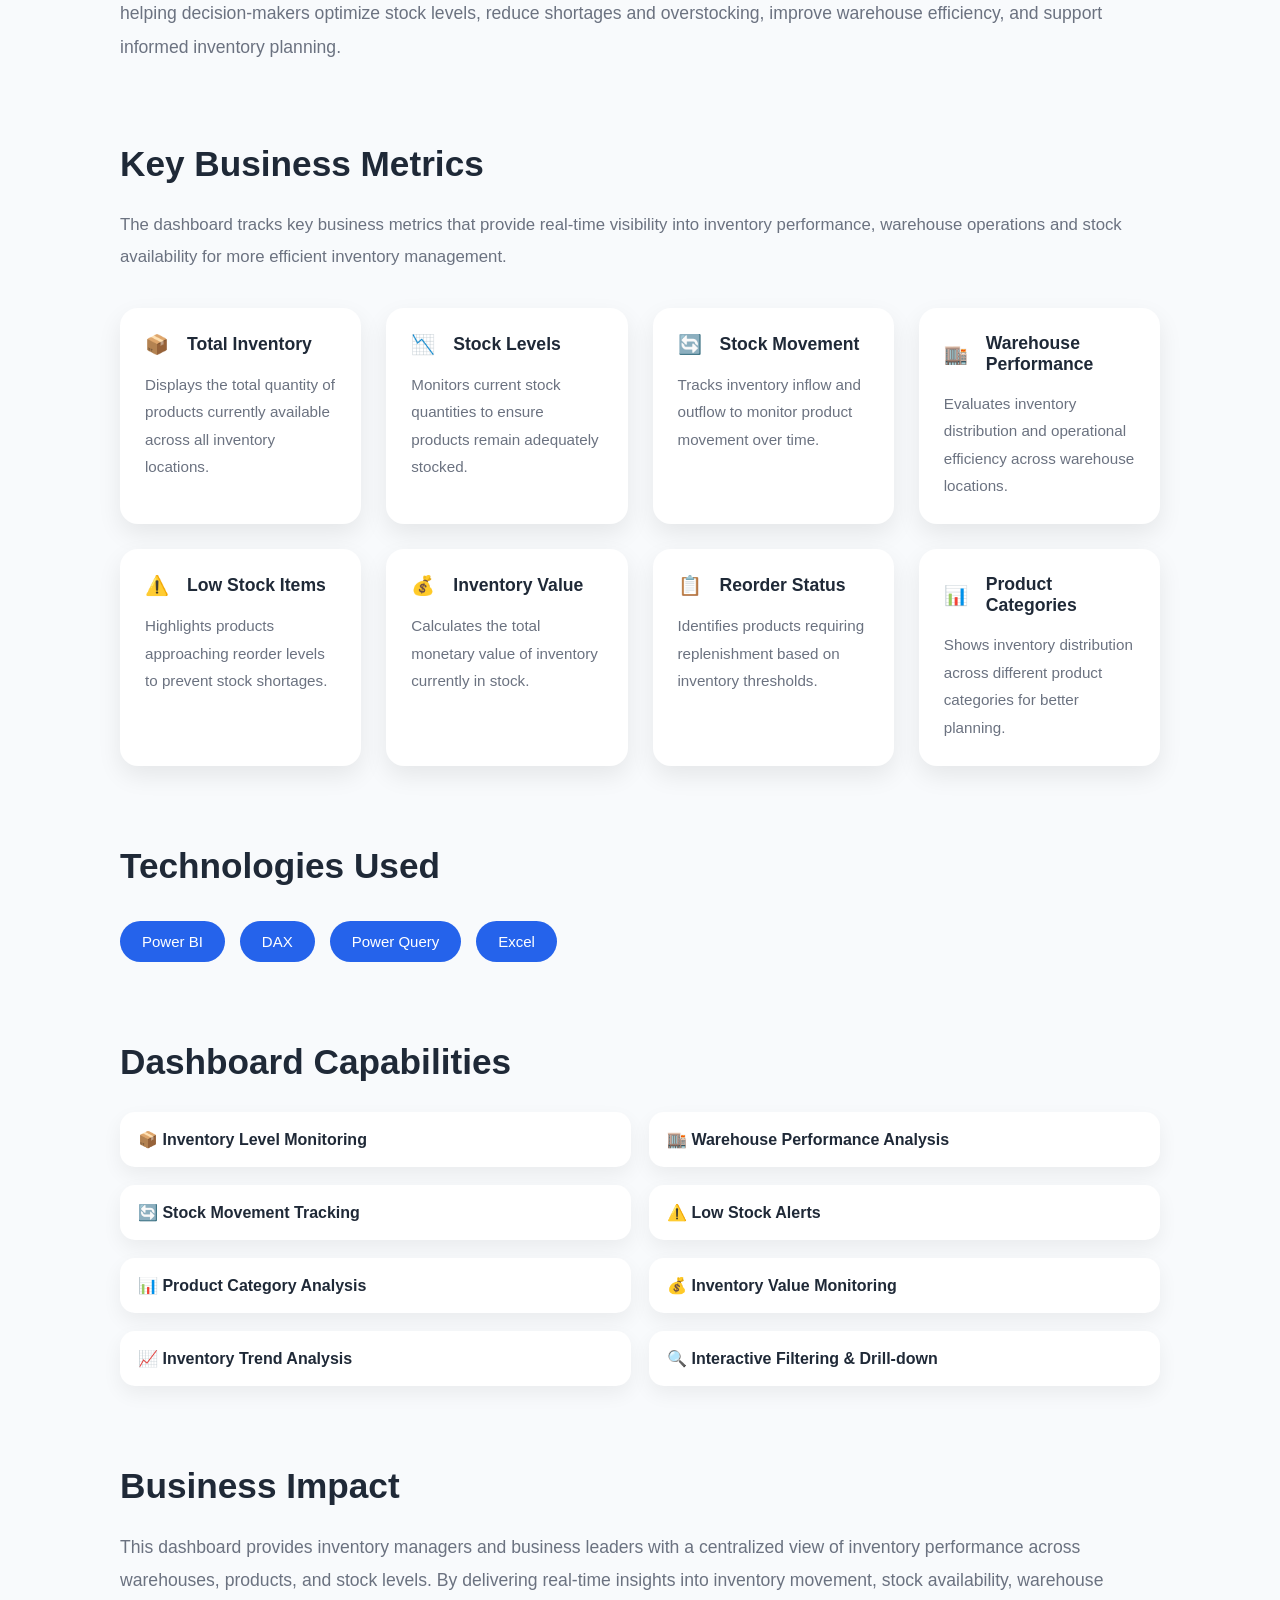
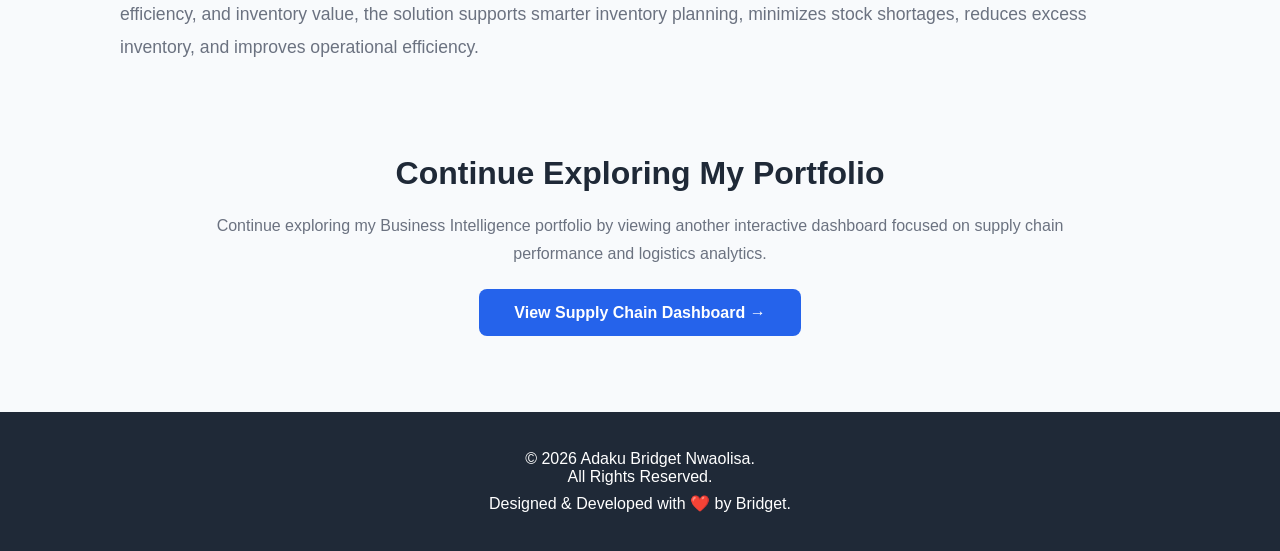
<file: projects/inventory-dashboard/index.html>
<!DOCTYPE html>
<html lang="en">

<head>

<meta charset="UTF-8">

<meta name="viewport"
content="width=device-width, initial-scale=1.0">

<title>Inventory Analytics Dashboard | Power BI Business Intelligence Project</title>

<link rel="stylesheet"
href="../../css/style.css">

</head>

<body>

<header>

    <nav class="navbar">

        <div class="logo">
            <span class="logo-icon">BN</span>
            <span class="logo-name">Bridget</span>
        </div>

        <ul class="nav-links">

            <li>
                <a href="../../index.html">
                    ← Back to Portfolio
                </a>
            </li>

        </ul>

        <div class="nav-actions">

            <button class="theme-toggle" id="themeToggle" aria-label="Toggle dark mode">
                🌙
            </button>

            <div class="menu-toggle">
                ☰
            </div>

        </div>

    </nav>

</header>

<section class="project-page">

<div class="project-container">

<h1>

Inventory Analytics Dashboard

</h1>

<p class="project-intro">

A Power BI dashboard developed to monitor inventory levels, stock movement, warehouse performance, and product availability, helping businesses optimize inventory management.

</p>

</div>

</section>

<section class="dashboard-preview">

<img
src="../../assets/project-images/inventory-dashboard.png"
alt="Inventory Analytics Dashboard">

</section>

<section class="project-info">

    <div class="info-card">

        <h3>Project Type</h3>

        <p>Inventory Analytics Dashboard</p>

    </div>

    <div class="info-card">

        <h3>Industry</h3>

        <p>Manufacturing & Warehousing</p>

    </div>

    <div class="info-card">

        <h3>Tools</h3>

        <p>Power BI, DAX, Power Query, Excel</p>

    </div>

    <div class="info-card">

        <h3>Role</h3>

        <p>Data Analyst & BI Developer</p>

    </div>

</section>

<section class="project-overview">

<h2>

Project Overview

</h2>

<p>

This Inventory Analytics Dashboard was developed to provide businesses with real-time visibility into inventory levels, stock movement, warehouse performance, and product availability.

The dashboard transforms inventory data into actionable insights, helping decision-makers optimize stock levels, reduce shortages and overstocking, improve warehouse efficiency, and support informed inventory planning.

</p>

</section>

<section class="project-metrics">

<h2>

Key Business Metrics

</h2>

<p>

The dashboard tracks key business metrics that provide real-time visibility into inventory performance, warehouse operations and stock availability for more efficient inventory management.

</p>

<div class="metrics-grid">

<div class="metric-card">

<h3>

<span>📦</span>

Total Inventory

</h3>

<p>

Displays the total quantity of products currently available across all inventory locations.

</p>

</div>

<div class="metric-card">

<h3>

<span>📉</span>

Stock Levels

</h3>

<p>

Monitors current stock quantities to ensure products remain adequately stocked.

</p>

</div>

<div class="metric-card">

<h3>

<span>🔄</span>

Stock Movement

</h3>

<p>

Tracks inventory inflow and outflow to monitor product movement over time.

</p>

</div>

<div class="metric-card">

<h3>

<span>🏬</span>

Warehouse Performance

</h3>

<p>

Evaluates inventory distribution and operational efficiency across warehouse locations.

</p>

</div>

<div class="metric-card">

<h3>

<span>⚠️</span>

Low Stock Items

</h3>

<p>

Highlights products approaching reorder levels to prevent stock shortages.

</p>

</div>

<div class="metric-card">

<h3>

<span>💰</span>

Inventory Value

</h3>

<p>

Calculates the total monetary value of inventory currently in stock.

</p>

</div>

<div class="metric-card">

<h3>

<span>📋</span>

Reorder Status

</h3>

<p>

Identifies products requiring replenishment based on inventory thresholds.

</p>

</div>

<div class="metric-card">

<h3>

<span>📊</span>

Product Categories

</h3>

<p>

Shows inventory distribution across different product categories for better planning.

</p>

</div>

</div>

</section>

<section class="tech-stack">

<h2>

Technologies Used

</h2>

<div class="about-skills">

<span>Power BI</span>

<span>DAX</span>

<span>Power Query</span>

<span>Excel</span>

</div>

</section>

<section class="project-features">

<h2>

Dashboard Capabilities

</h2>

<ul>

<li>📦 Inventory Level Monitoring</li>

<li>🏬 Warehouse Performance Analysis</li>

<li>🔄 Stock Movement Tracking</li>

<li>⚠️ Low Stock Alerts</li>

<li>📊 Product Category Analysis</li>

<li>💰 Inventory Value Monitoring</li>

<li>📈 Inventory Trend Analysis</li>

<li>🔍 Interactive Filtering & Drill-down</li>

</ul>

</section>

<section class="business-impact">

    <h2>Business Impact</h2>

    <p>

       This dashboard provides inventory managers and business leaders with a centralized view of inventory performance across warehouses, products, and stock levels.

       By delivering real-time insights into inventory movement, stock availability, warehouse efficiency, and inventory value, the solution supports smarter inventory planning, minimizes stock shortages, reduces excess inventory, and improves operational efficiency.

    </p>

</section>

<section class="next-project">

    <h2>Continue Exploring My Portfolio</h2>

    <p>

      Continue exploring my Business Intelligence portfolio by viewing another interactive 
      dashboard focused on supply chain performance and logistics analytics.

    </p>
    <a href="../supplychain-dashboard/"
       class="btn-primary">

        View Supply Chain Dashboard →

    </a>

</section>

<footer class="footer">

    <p>

        © 2026 Adaku Bridget Nwaolisa. <br>

        All Rights Reserved.

    </p>

    <p>

        Designed & Developed with ❤️ by Bridget.

    </p>

</footer>

<script src="../../js/script.js"></script>

</body>

</html>
</file>
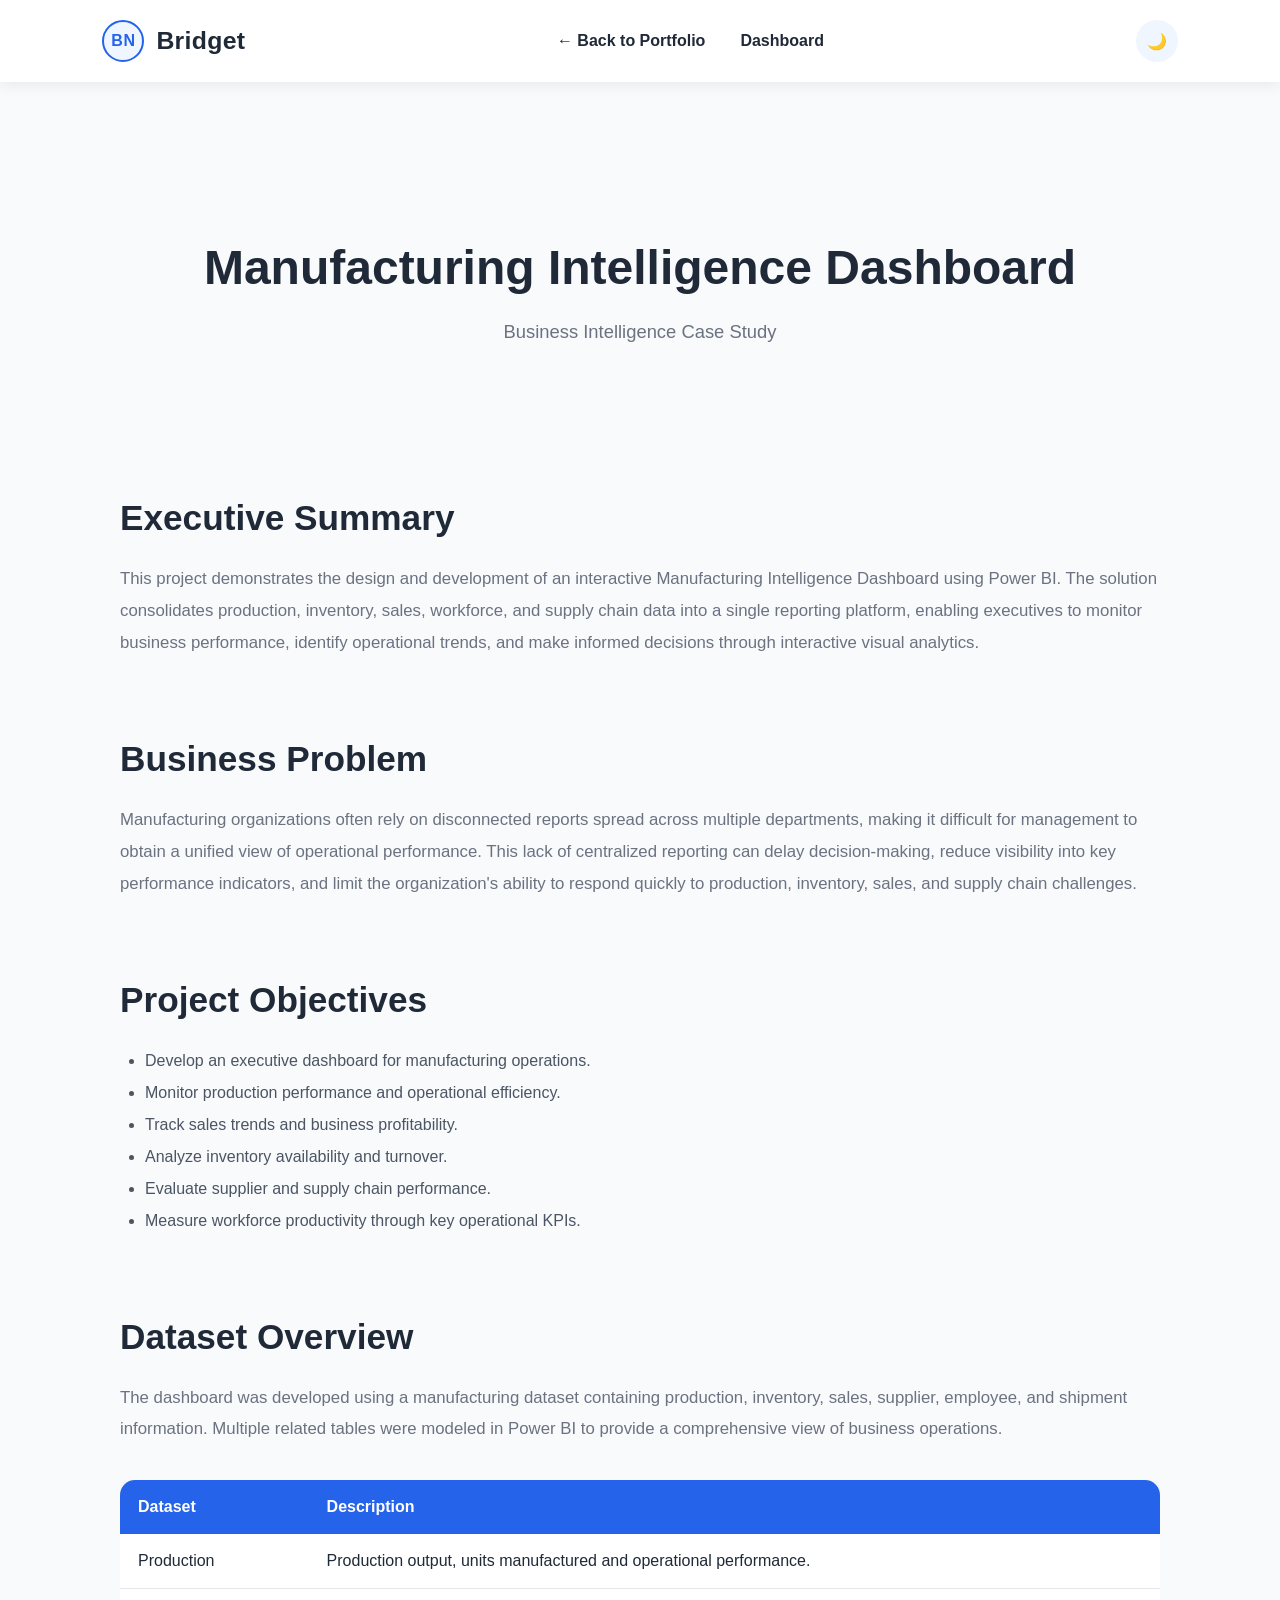
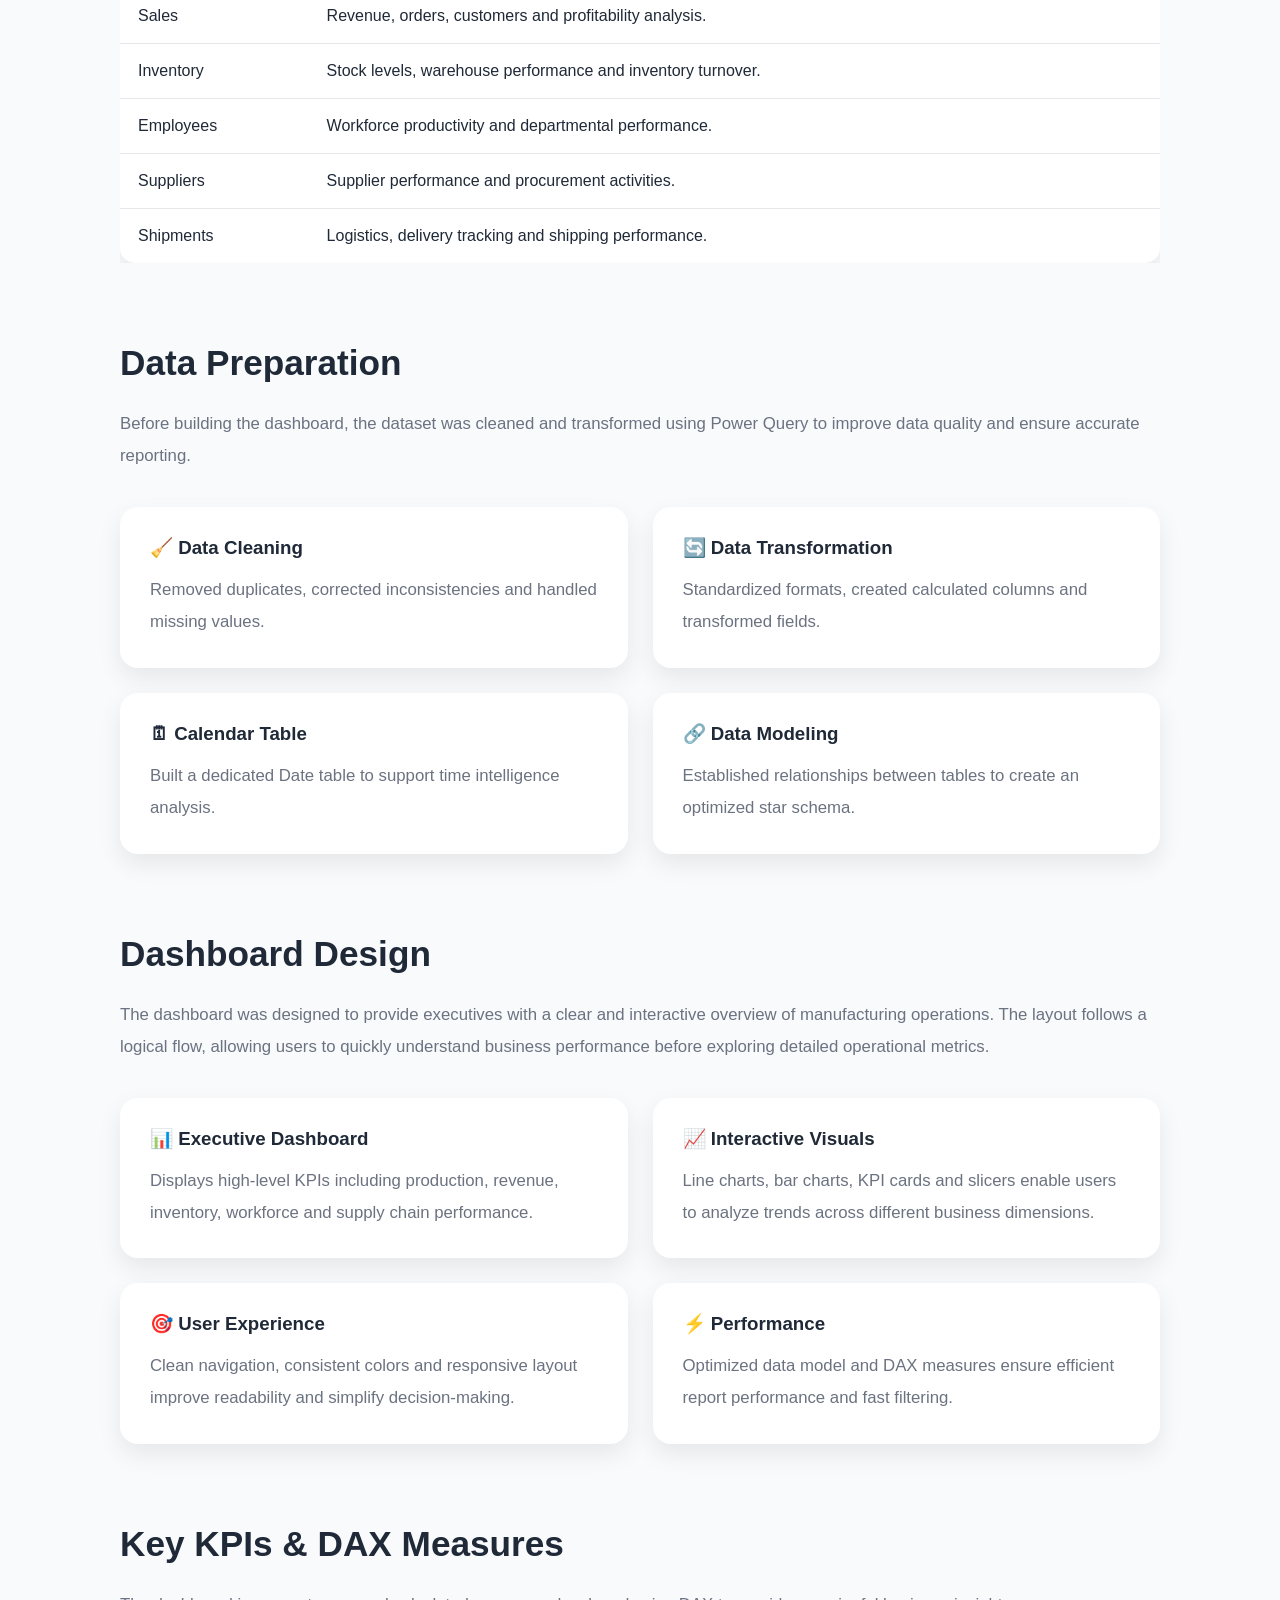
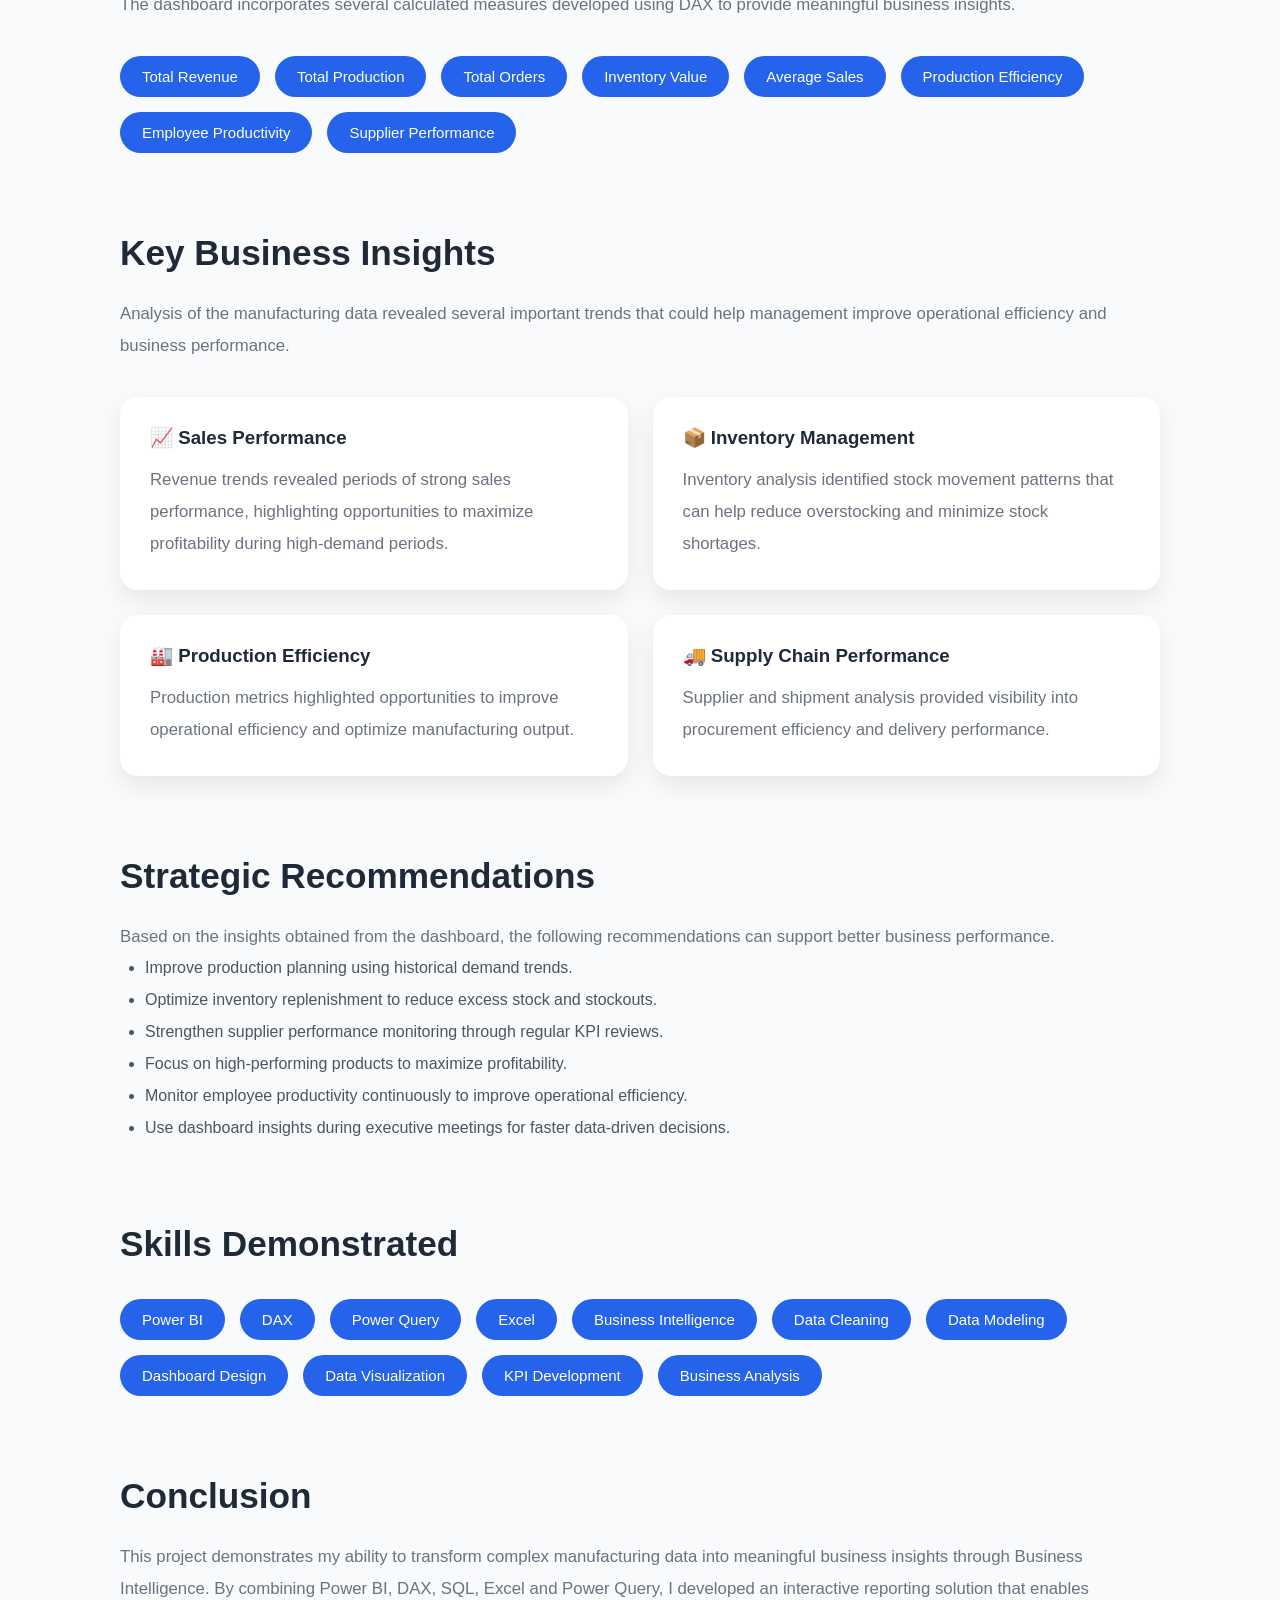
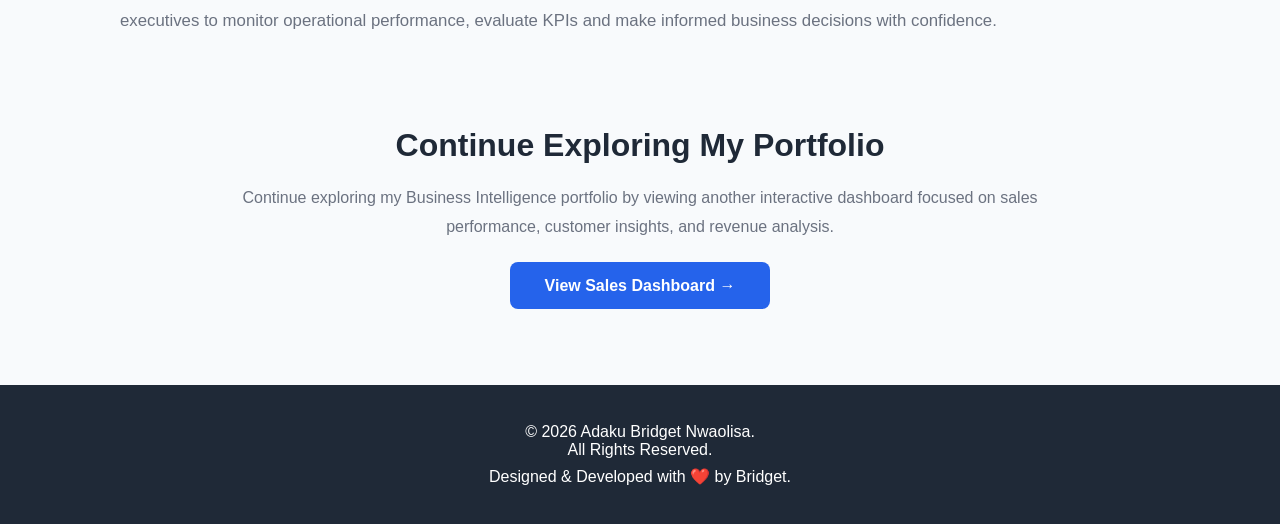
<file: projects/manufacturing-case-study/index.html>
<!DOCTYPE html>
<html lang="en">

<head>

    <meta charset="UTF-8">

    <meta name="viewport"
          content="width=device-width, initial-scale=1.0">

    <title>
        Manufacturing Intelligence Dashboard | Case Study
    </title>

    <link rel="stylesheet"
          href="../../css/style.css">

</head>

<body>

<header>

    <nav class="navbar">

        <div class="logo">
            <span class="logo-icon">BN</span>
            <span class="logo-name">Bridget</span>
        </div>

        <ul class="nav-links">

            <li>
                <a href="../../index.html">
                    ← Back to Portfolio
                </a>
            </li>

            <li>
                <a href="../manufacturing-dashboard/">
                    Dashboard
                </a>
            </li>

        </ul>

        <div class="nav-actions">

            <button class="theme-toggle" id="themeToggle" aria-label="Toggle dark mode">
                🌙
            </button>

            <div class="menu-toggle">
                ☰
            </div>

        </div>

    </nav>

</header>

<section class="project-page">

    <div class="project-container">

        <h1>

            Manufacturing Intelligence Dashboard

        </h1>

        <p class="project-intro">

            Business Intelligence Case Study

        </p>

    </div>

</section>

<section class="case-study-section">

    <h2>Executive Summary</h2>

    <p>

        This project demonstrates the design and development of an interactive Manufacturing Intelligence Dashboard using Power BI.

        The solution consolidates production, inventory, sales, workforce, and supply chain data into a single reporting platform, enabling executives to monitor business performance, identify operational trends, and make informed decisions through interactive visual analytics.

    </p>

</section>

<section class="case-study-section">

    <h2>Business Problem</h2>

    <p>

        Manufacturing organizations often rely on disconnected reports spread across multiple departments, making it difficult for management to obtain a unified view of operational performance.

        This lack of centralized reporting can delay decision-making, reduce visibility into key performance indicators, and limit the organization's ability to respond quickly to production, inventory, sales, and supply chain challenges.

    </p>

</section>

<section class="case-study-section">

    <h2>Project Objectives</h2>

    <ul>

        <li>Develop an executive dashboard for manufacturing operations.</li>

        <li>Monitor production performance and operational efficiency.</li>

        <li>Track sales trends and business profitability.</li>

        <li>Analyze inventory availability and turnover.</li>

        <li>Evaluate supplier and supply chain performance.</li>

        <li>Measure workforce productivity through key operational KPIs.</li>

    </ul>

</section>

<section class="case-study-section">

    <h2>Dataset Overview</h2>

    <p>

        The dashboard was developed using a manufacturing dataset containing
        production, inventory, sales, supplier, employee, and shipment
        information. Multiple related tables were modeled in Power BI to
        provide a comprehensive view of business operations.

    </p>

    <div class="dataset-table">

        <table>

            <thead>

                <tr>

                    <th>Dataset</th>

                    <th>Description</th>

                </tr>

            </thead>

            <tbody>

                <tr>
                    <td>Production</td>
                    <td>Production output, units manufactured and operational performance.</td>
                </tr>

                <tr>
                    <td>Sales</td>
                    <td>Revenue, orders, customers and profitability analysis.</td>
                </tr>

                <tr>
                    <td>Inventory</td>
                    <td>Stock levels, warehouse performance and inventory turnover.</td>
                </tr>

                <tr>
                    <td>Employees</td>
                    <td>Workforce productivity and departmental performance.</td>
                </tr>

                <tr>
                    <td>Suppliers</td>
                    <td>Supplier performance and procurement activities.</td>
                </tr>

                <tr>
                    <td>Shipments</td>
                    <td>Logistics, delivery tracking and shipping performance.</td>
                </tr>

            </tbody>

        </table>

    </div>

</section>

<section class="case-study-section">

    <h2>Data Preparation</h2>

    <p>

        Before building the dashboard, the dataset was cleaned and transformed
        using Power Query to improve data quality and ensure accurate reporting.

    </p>

    <div class="process-grid">

        <div class="process-card">

            <h3>🧹 Data Cleaning</h3>

            <p>
                Removed duplicates, corrected inconsistencies and handled missing values.
            </p>

        </div>

        <div class="process-card">

            <h3>🔄 Data Transformation</h3>

            <p>
                Standardized formats, created calculated columns and transformed fields.
            </p>

        </div>

        <div class="process-card">

            <h3>🗓 Calendar Table</h3>

            <p>
                Built a dedicated Date table to support time intelligence analysis.
            </p>

        </div>

        <div class="process-card">

            <h3>🔗 Data Modeling</h3>

            <p>
                Established relationships between tables to create an optimized star schema.
            </p>

        </div>

    </div>

</section>

<section class="case-study-section">

    <h2>Dashboard Design</h2>

    <p>

        The dashboard was designed to provide executives with a clear and
        interactive overview of manufacturing operations. The layout follows
        a logical flow, allowing users to quickly understand business
        performance before exploring detailed operational metrics.

    </p>

    <div class="process-grid">

        <div class="process-card">

            <h3>📊 Executive Dashboard</h3>

            <p>
                Displays high-level KPIs including production, revenue,
                inventory, workforce and supply chain performance.
            </p>

        </div>

        <div class="process-card">

            <h3>📈 Interactive Visuals</h3>

            <p>
                Line charts, bar charts, KPI cards and slicers enable users
                to analyze trends across different business dimensions.
            </p>

        </div>

        <div class="process-card">

            <h3>🎯 User Experience</h3>

            <p>
                Clean navigation, consistent colors and responsive layout
                improve readability and simplify decision-making.
            </p>

        </div>

        <div class="process-card">

            <h3>⚡ Performance</h3>

            <p>
                Optimized data model and DAX measures ensure efficient
                report performance and fast filtering.
            </p>

        </div>

    </div>

</section>

<section class="case-study-section">

    <h2>Key KPIs & DAX Measures</h2>

    <p>

        The dashboard incorporates several calculated measures developed
        using DAX to provide meaningful business insights.

    </p>

    <div class="about-skills">

        <span>Total Revenue</span>

        <span>Total Production</span>

        <span>Total Orders</span>

        <span>Inventory Value</span>

        <span>Average Sales</span>

        <span>Production Efficiency</span>

        <span>Employee Productivity</span>

        <span>Supplier Performance</span>

    </div>

</section>

<section class="case-study-section">

    <h2>Key Business Insights</h2>

    <p>

        Analysis of the manufacturing data revealed several important trends
        that could help management improve operational efficiency and business
        performance.

    </p>

    <div class="process-grid">

        <div class="process-card">

            <h3>📈 Sales Performance</h3>

            <p>

                Revenue trends revealed periods of strong sales performance,
                highlighting opportunities to maximize profitability during
                high-demand periods.

            </p>

        </div>

        <div class="process-card">

            <h3>📦 Inventory Management</h3>

            <p>

                Inventory analysis identified stock movement patterns that
                can help reduce overstocking and minimize stock shortages.

            </p>

        </div>

        <div class="process-card">

            <h3>🏭 Production Efficiency</h3>

            <p>

                Production metrics highlighted opportunities to improve
                operational efficiency and optimize manufacturing output.

            </p>

        </div>

        <div class="process-card">

            <h3>🚚 Supply Chain Performance</h3>

            <p>

                Supplier and shipment analysis provided visibility into
                procurement efficiency and delivery performance.

            </p>

        </div>

    </div>

</section>

<section class="case-study-section">

    <h2>Strategic Recommendations</h2>

    <p>

        Based on the insights obtained from the dashboard, the following
        recommendations can support better business performance.

    </p>

    <ul>

        <li>Improve production planning using historical demand trends.</li>

        <li>Optimize inventory replenishment to reduce excess stock and stockouts.</li>

        <li>Strengthen supplier performance monitoring through regular KPI reviews.</li>

        <li>Focus on high-performing products to maximize profitability.</li>

        <li>Monitor employee productivity continuously to improve operational efficiency.</li>

        <li>Use dashboard insights during executive meetings for faster data-driven decisions.</li>

    </ul>

</section>

<section class="case-study-section">

    <h2>Skills Demonstrated</h2>

    <div class="about-skills">

        <span>Power BI</span>

        <span>DAX</span>

        <span>Power Query</span>

        <span>Excel</span>

        <span>Business Intelligence</span>

        <span>Data Cleaning</span>

        <span>Data Modeling</span>

        <span>Dashboard Design</span>

        <span>Data Visualization</span>

        <span>KPI Development</span>

        <span>Business Analysis</span>

    </div>

</section>

<section class="case-study-section">

    <h2>Conclusion</h2>

    <p>

        This project demonstrates my ability to transform complex manufacturing
        data into meaningful business insights through Business Intelligence.

        By combining Power BI, DAX, SQL, Excel and Power Query, I developed
        an interactive reporting solution that enables executives to monitor
        operational performance, evaluate KPIs and make informed business
        decisions with confidence.

    </p>

</section>

<section class="next-project">

    <h2>

        Continue Exploring My Portfolio

    </h2>

    <p>

        Continue exploring my Business Intelligence portfolio by viewing another interactive dashboard focused on sales performance, customer insights, and revenue analysis.

    </p>

    <a href="../sales-dashboard/"

       class="btn-primary">

        View Sales Dashboard →

    </a>

</section>

<footer class="footer">

    <p>

        © 2026 Adaku Bridget Nwaolisa. <br>

        All Rights Reserved.

    </p>

    <p>

        Designed & Developed with ❤️ by Bridget.

    </p>

</footer>

<script src="../../js/script.js"></script>

</body>

</html>
</file>
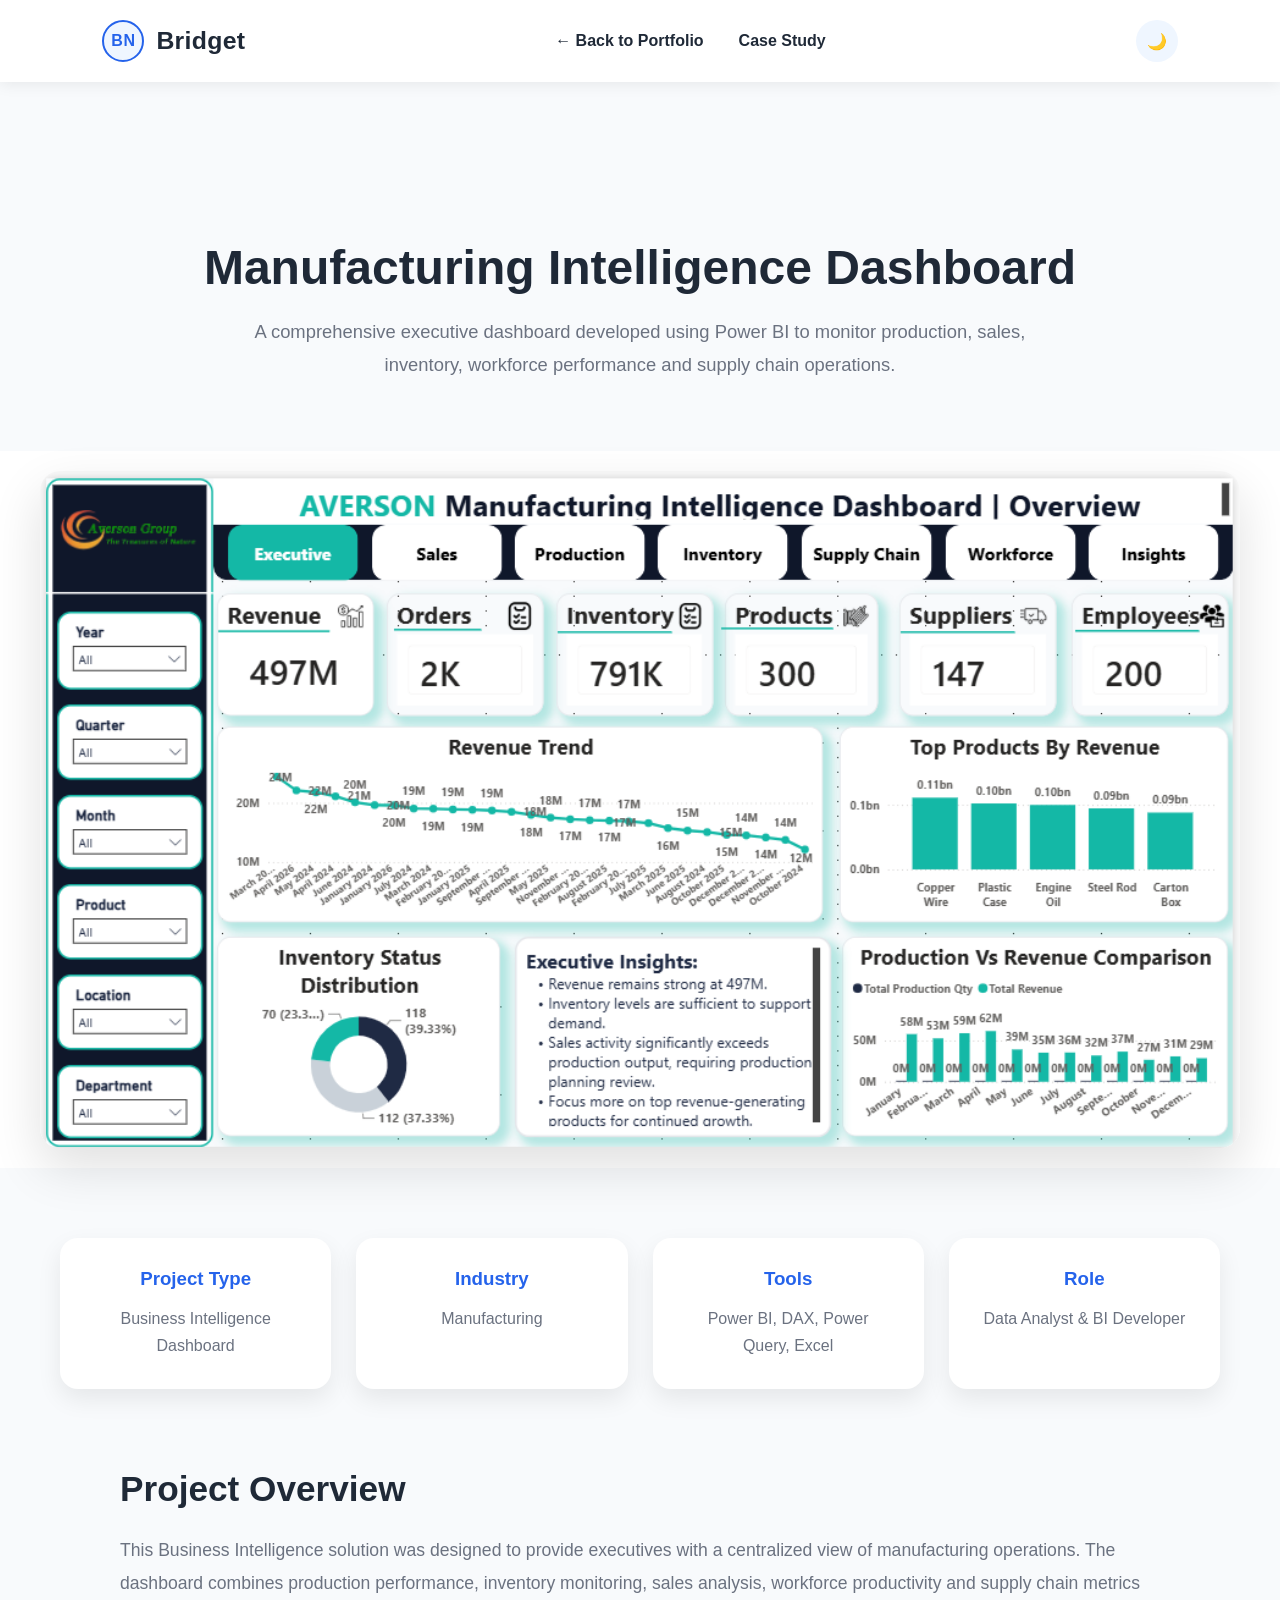
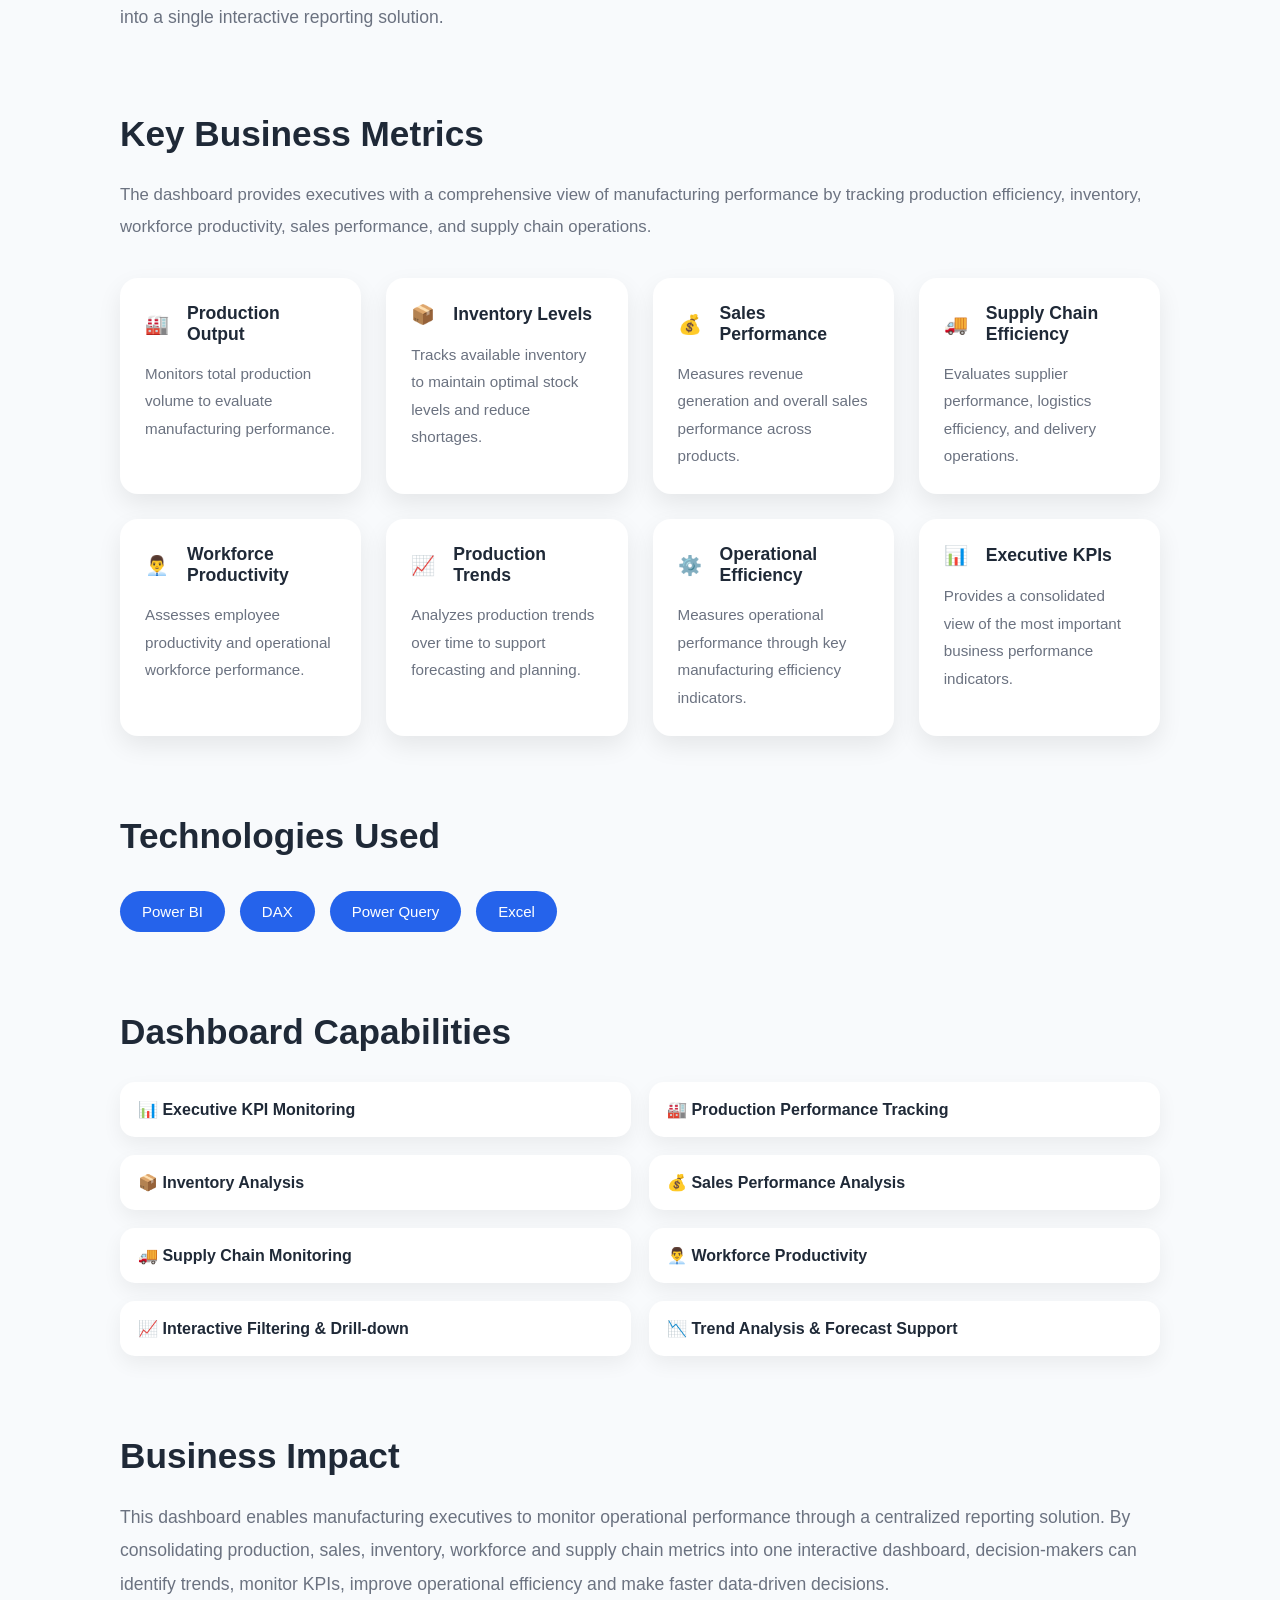
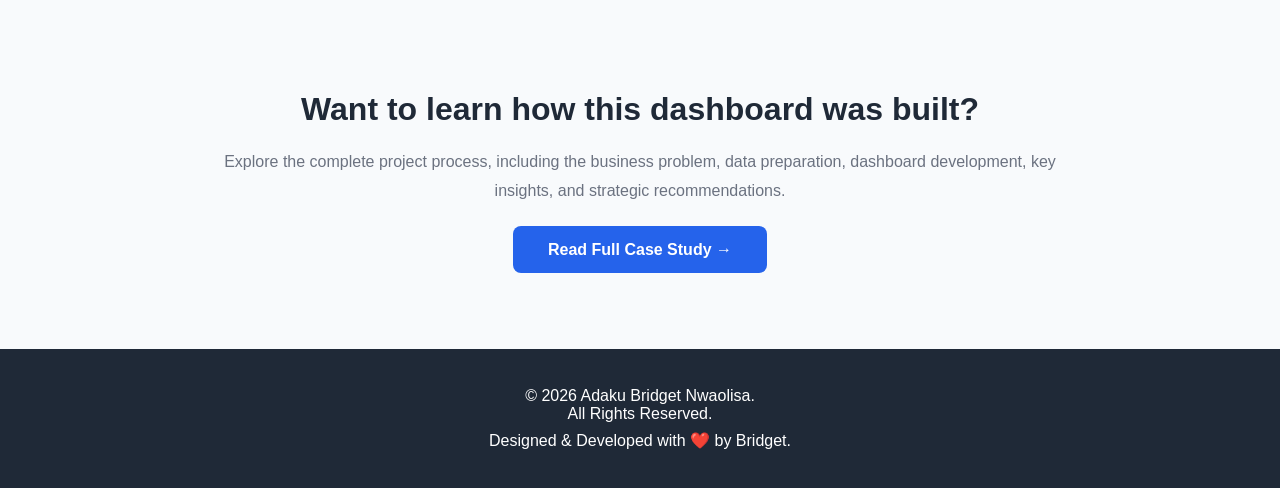
<file: projects/manufacturing-dashboard/index.html>
<!DOCTYPE html>
<html lang="en">

<head>

<meta charset="UTF-8">

<meta name="viewport"
content="width=device-width, initial-scale=1.0">

<title>Manufacturing Intelligence Dashboard | Power BI Business Intelligence Project</title>

<link rel="stylesheet"
href="../../css/style.css">

</head>

<body>

<header>

    <nav class="navbar">

        <div class="logo">
            <span class="logo-icon">BN</span>
            <span class="logo-name">Bridget</span>
        </div>

        <ul class="nav-links">

            <li>
                <a href="../../index.html">
                    ← Back to Portfolio
                </a>
            </li>

            <li>
                <a href="../manufacturing-case-study/">
                    Case Study
                </a>
            </li>

        </ul>

        <div class="nav-actions">

            <button class="theme-toggle" id="themeToggle" aria-label="Toggle dark mode">
                🌙
            </button>

            <div class="menu-toggle">
                ☰
            </div>

        </div>

    </nav>

</header>

<section class="project-page">

<div class="project-container">

<h1>

Manufacturing Intelligence Dashboard

</h1>

<p class="project-intro">

A comprehensive executive dashboard developed using Power BI to monitor production, sales, inventory, workforce performance and supply chain operations.

</p>

</div>

</section>

<section class="dashboard-preview">

<img
src="../../assets/project-images/manufacturing-dashboard.png"
alt="Manufacturing Dashboard">

</section>

<section class="project-info">

    <div class="info-card">

        <h3>Project Type</h3>

        <p>Business Intelligence Dashboard</p>

    </div>

    <div class="info-card">

        <h3>Industry</h3>

        <p>Manufacturing</p>

    </div>

    <div class="info-card">

        <h3>Tools</h3>

        <p>Power BI, DAX, Power Query, Excel</p>

    </div>

    <div class="info-card">

        <h3>Role</h3>

        <p>Data Analyst & BI Developer</p>

    </div>

</section>

<section class="project-overview">

<h2>

Project Overview

</h2>

<p>

This Business Intelligence solution was designed to provide executives with a centralized view of manufacturing operations.

The dashboard combines production performance, inventory monitoring, sales analysis, workforce productivity and supply chain metrics into a single interactive reporting solution.

</p>

</section>

<section class="project-metrics">

<h2>

Key Business Metrics

</h2>

<p>

The dashboard provides executives with a comprehensive view of manufacturing performance by tracking production efficiency, inventory, workforce productivity, sales performance, and supply chain operations.

</p>

<div class="metrics-grid">

<div class="metric-card">

<h3>

<span>🏭</span>

Production Output

</h3>

<p>

Monitors total production volume to evaluate manufacturing performance.

</p>

</div>

<div class="metric-card">

<h3>

<span>📦</span>

Inventory Levels

</h3>

<p>

Tracks available inventory to maintain optimal stock levels and reduce shortages.

</p>

</div>

<div class="metric-card">

<h3>

<span>💰</span>

Sales Performance

</h3>

<p>

Measures revenue generation and overall sales performance across products.

</p>

</div>

<div class="metric-card">

<h3>

<span>🚚</span>

Supply Chain Efficiency

</h3>

<p>

Evaluates supplier performance, logistics efficiency, and delivery operations.

</p>

</div>

<div class="metric-card">

<h3>

<span>👨‍💼</span>

Workforce Productivity

</h3>

<p>

Assesses employee productivity and operational workforce performance.

</p>

</div>

<div class="metric-card">

<h3>

<span>📈</span>

Production Trends

</h3>

<p>

Analyzes production trends over time to support forecasting and planning.

</p>

</div>

<div class="metric-card">

<h3>

<span>⚙️</span>

Operational Efficiency

</h3>

<p>

Measures operational performance through key manufacturing efficiency indicators.

</p>

</div>

<div class="metric-card">

<h3>

<span>📊</span>

Executive KPIs

</h3>

<p>

Provides a consolidated view of the most important business performance indicators.

</p>

</div>

</div>

</section>

<section class="tech-stack">

<h2>

Technologies Used

</h2>

<div class="about-skills">

<span>Power BI</span>

<span>DAX</span>

<span>Power Query</span>

<span>Excel</span>

</div>

</section>

<section class="project-features">

<h2>

Dashboard Capabilities

</h2>

<ul>

<li>📊 Executive KPI Monitoring</li>

<li>🏭 Production Performance Tracking</li>

<li>📦 Inventory Analysis</li>

<li>💰 Sales Performance Analysis</li>

<li>🚚 Supply Chain Monitoring</li>

<li>👨‍💼 Workforce Productivity</li>

<li>📈 Interactive Filtering & Drill-down</li>

<li>📉 Trend Analysis & Forecast Support</li>

</ul>

</section>

<section class="business-impact">

    <h2>Business Impact</h2>

    <p>
        This dashboard enables manufacturing executives to monitor operational performance through a centralized reporting solution. By consolidating production, sales, inventory, workforce and supply chain metrics into one interactive dashboard, decision-makers can identify trends, monitor KPIs, improve operational efficiency and make faster data-driven decisions.
    </p>

</section>

<section class="next-project">

    <h2>Want to learn how this dashboard was built?</h2>

    <p>
        Explore the complete project process, including the business problem,
        data preparation, dashboard development, key insights, and strategic recommendations.
    </p>

    <a href="../manufacturing-case-study/"
       class="btn-primary">

        Read Full Case Study →

    </a>

</section>

<footer class="footer">

    <p>

        © 2026 Adaku Bridget Nwaolisa. <br>

        All Rights Reserved.

    </p>

    <p>

        Designed & Developed with ❤️ by Bridget.

    </p>

</footer>

<script src="../../js/script.js"></script>

</body>

</html>
</file>
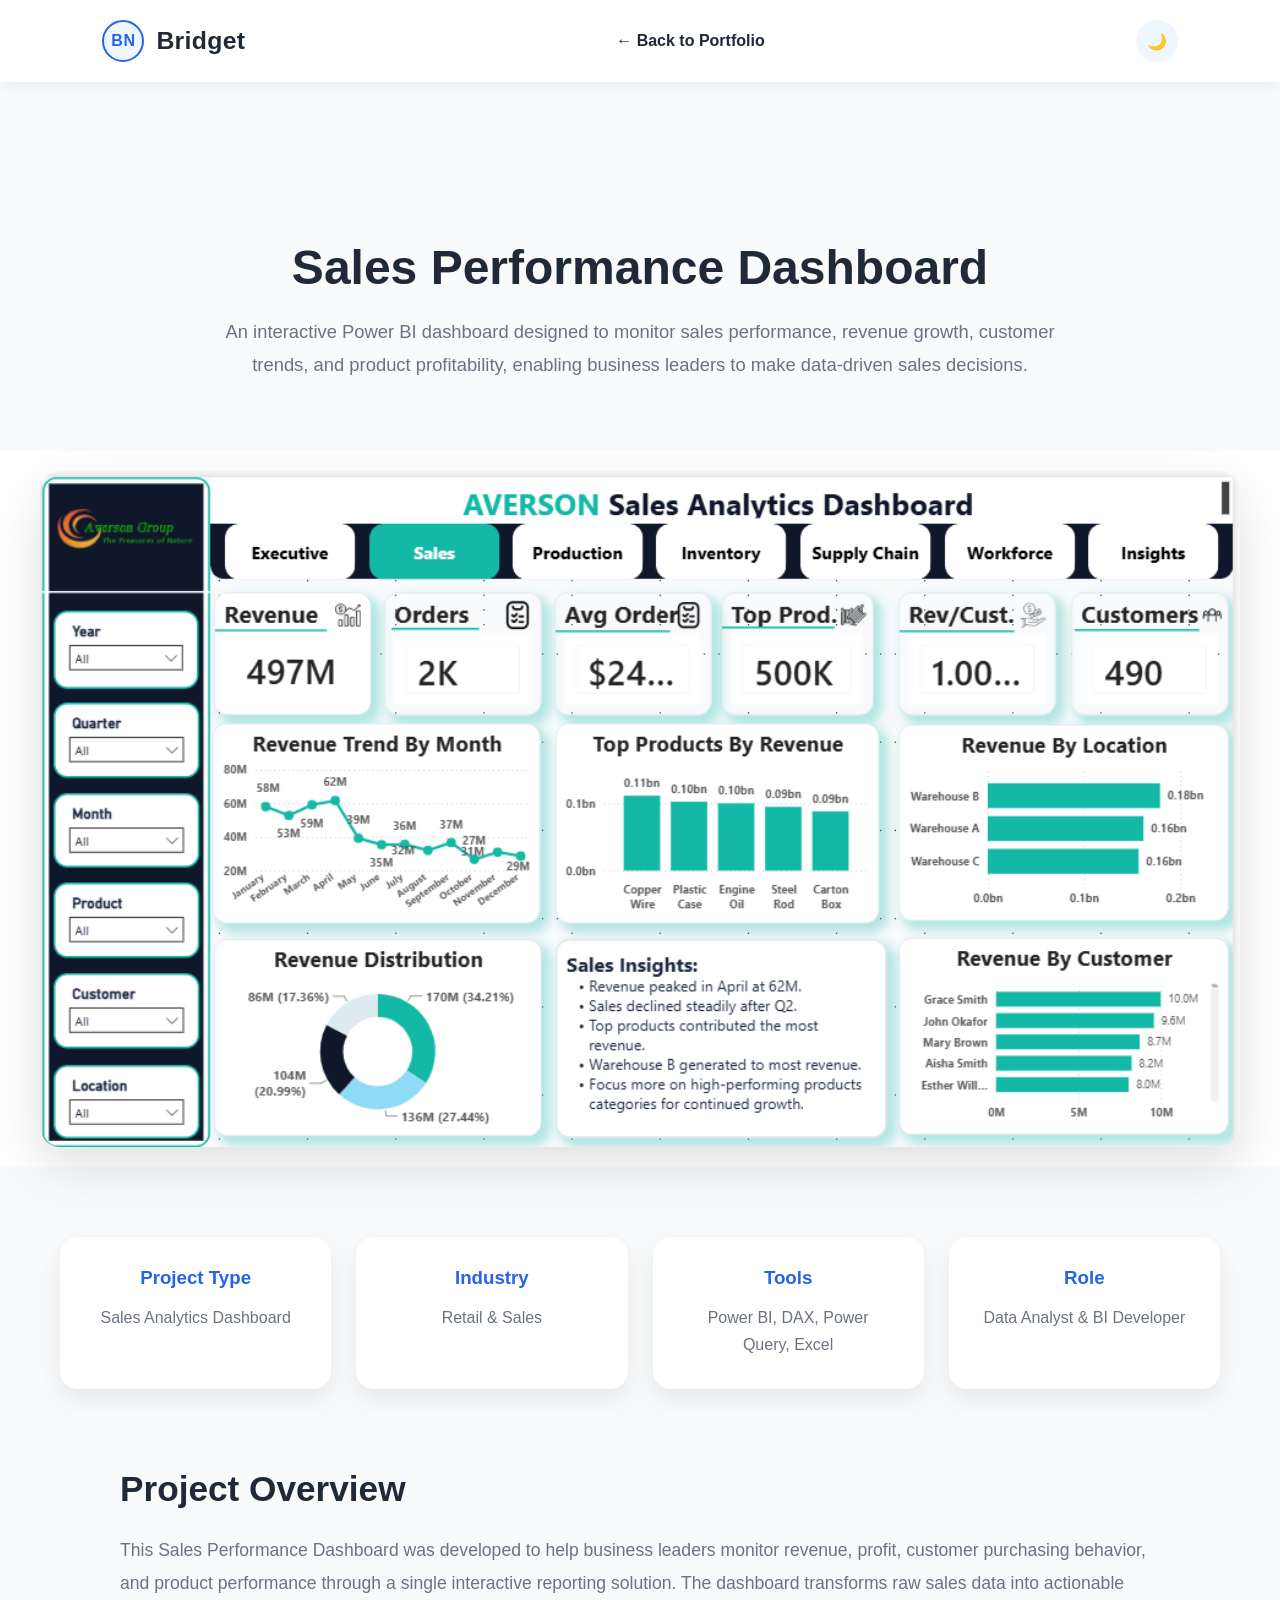
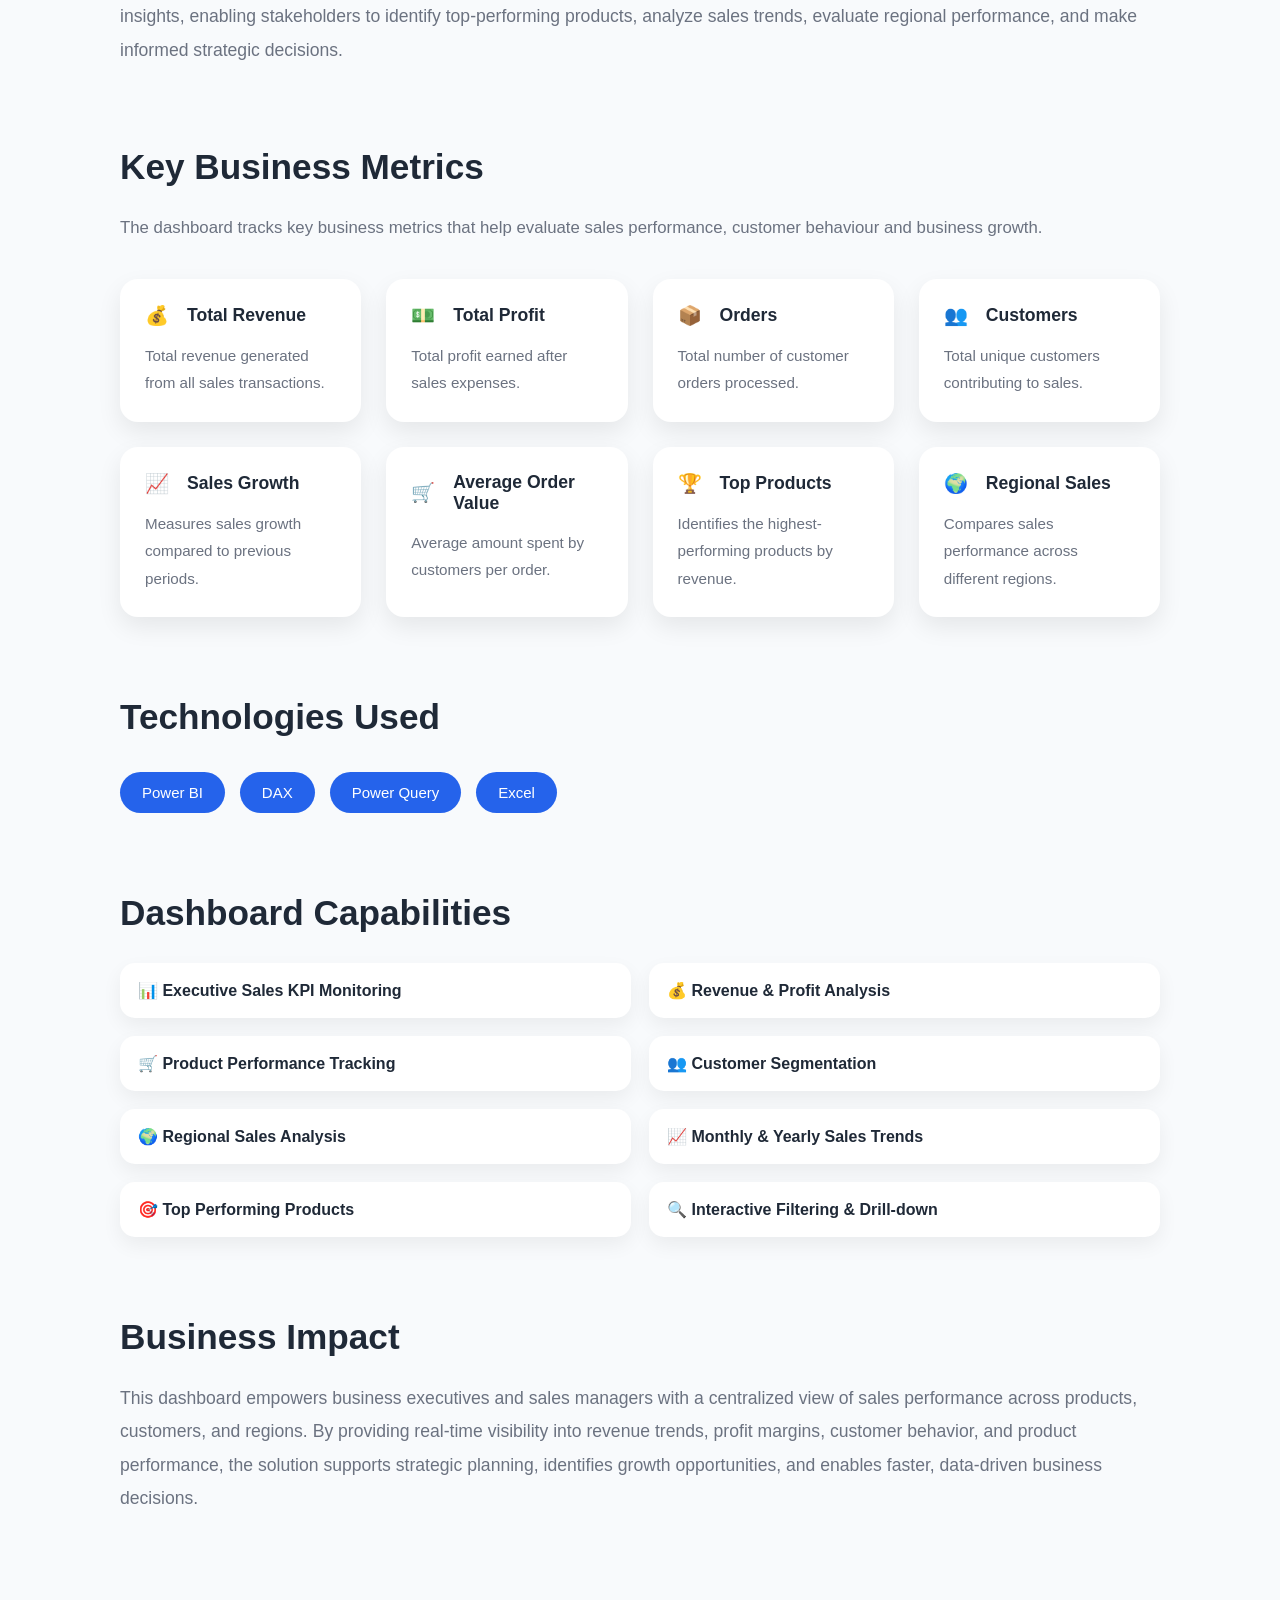
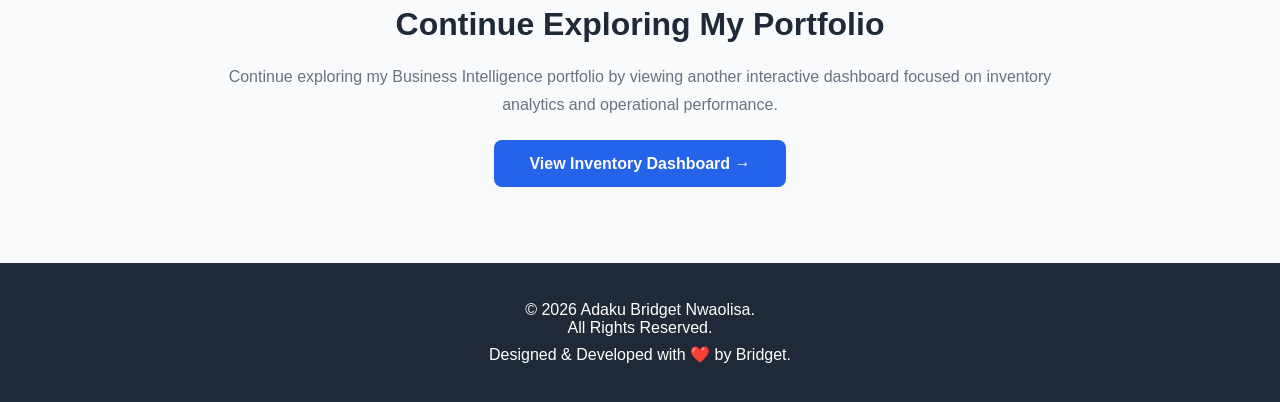
<file: projects/sales-dashboard/index.html>
<!DOCTYPE html>
<html lang="en">

<head>

<meta charset="UTF-8">

<meta name="viewport"
content="width=device-width, initial-scale=1.0">

<title>Sales Performance Dashboard | Power BI Business Intelligence Project</title>

<link rel="stylesheet"
href="../../css/style.css">

</head>

<body>

<header>

    <nav class="navbar">

        <div class="logo">
            <span class="logo-icon">BN</span>
            <span class="logo-name">Bridget</span>
        </div>

        <ul class="nav-links">

            <li>
                <a href="../../index.html">
                    ← Back to Portfolio
                </a>
            </li>

        </ul>

        <div class="nav-actions">

            <button class="theme-toggle" id="themeToggle" aria-label="Toggle dark mode">
                🌙
            </button>

            <div class="menu-toggle">
                ☰
            </div>

        </div>

    </nav>

</header>

<section class="project-page">

<div class="project-container">

<h1>

Sales Performance Dashboard

</h1>

<p class="project-intro">

An interactive Power BI dashboard designed to monitor sales performance, revenue growth, customer trends, and product profitability, enabling business leaders to make data-driven sales decisions.

</p>

</div>

</section>

<section class="dashboard-preview">

<img
src="../../assets/project-images/sales-dashboard.png"
alt="Sales Performance Dashboard">

</section>

<section class="project-info">

    <div class="info-card">

        <h3>Project Type</h3>

        <p>Sales Analytics Dashboard</p>

    </div>

    <div class="info-card">

        <h3>Industry</h3>

        <p>Retail & Sales</p>

    </div>

    <div class="info-card">

        <h3>Tools</h3>

        <p>Power BI, DAX, Power Query, Excel</p>

    </div>

    <div class="info-card">

        <h3>Role</h3>

        <p>Data Analyst & BI Developer</p>

    </div>

</section>

<section class="project-overview">

<h2>

Project Overview

</h2>

<p>

This Sales Performance Dashboard was developed to help business leaders monitor revenue, profit, customer purchasing behavior, and product performance through a single interactive reporting solution.

The dashboard transforms raw sales data into actionable insights, enabling stakeholders to identify top-performing products, analyze sales trends, evaluate regional performance, and make informed strategic decisions.

</p>

</section>

<section class="project-metrics">

<h2>Key Business Metrics</h2>

<p>

The dashboard tracks key business metrics that help evaluate sales performance, customer behaviour and business growth.

</p>

<div class="metrics-grid">

<div class="metric-card">

<h3>

<span>💰</span>

Total Revenue

</h3>

<p>Total revenue generated from all sales transactions.</p>

</div>

<div class="metric-card">

<h3>

<span>💵</span>

Total Profit

</h3>

<p>Total profit earned after sales expenses.</p>

</div>

<div class="metric-card">

<h3>

<span>📦</span>

Orders

</h3>

<p>Total number of customer orders processed.</p>

</div>

<div class="metric-card">

<h3>

<span>👥</span>

Customers

</h3>

<p>Total unique customers contributing to sales.</p>

</div>

<div class="metric-card">

<h3>
    
<span>📈</span>

Sales Growth

</h3>

<p>Measures sales growth compared to previous periods.</p>

</div>

<div class="metric-card">

<h3>
    
<span>🛒</span>

Average Order Value

</h3>

<p>Average amount spent by customers per order.</p>

</div>

<div class="metric-card">

<h3>
    
<span>🏆</span>

Top Products

</h3>

<p>Identifies the highest-performing products by revenue.</p>

</div>

<div class="metric-card">

<h3>
    
<span>🌍</span>

Regional Sales

</h3>

<p>Compares sales performance across different regions.</p>

</div>

</div>

</section>

<section class="tech-stack">

<h2>

Technologies Used

</h2>

<div class="about-skills">

<span>Power BI</span>

<span>DAX</span>

<span>Power Query</span>

<span>Excel</span>

</div>

</section>

<section class="project-features">

<h2>

Dashboard Capabilities

</h2>

<ul>

<li>📊 Executive Sales KPI Monitoring</li>

<li>💰 Revenue & Profit Analysis</li>

<li>🛒 Product Performance Tracking</li>

<li>👥 Customer Segmentation</li>

<li>🌍 Regional Sales Analysis</li>

<li>📈 Monthly & Yearly Sales Trends</li>

<li>🎯 Top Performing Products</li>

<li>🔍 Interactive Filtering & Drill-down</li>

</ul>

</section>

<section class="business-impact">

    <h2>Business Impact</h2>

    <p>

       This dashboard empowers business executives and sales managers with a centralized view of sales performance 
       across products, customers, and regions.
       By providing real-time visibility into revenue trends, profit margins, customer behavior, and product performance, 
       the solution supports strategic planning, identifies growth opportunities, and enables faster, data-driven business decisions.

    </p>

</section>

<section class="next-project">

    <h2>Continue Exploring My Portfolio</h2>

    <p>
        Continue exploring my Business Intelligence portfolio by viewing another interactive 
        dashboard focused on inventory analytics and operational performance.

    </p>

    <a href="../inventory-dashboard/"
       class="btn-primary">

        View Inventory Dashboard →

    </a>

</section>

<footer class="footer">

    <p>

        © 2026 Adaku Bridget Nwaolisa. <br>

        All Rights Reserved.

    </p>

    <p>

        Designed & Developed with ❤️ by Bridget.

    </p>

</footer>

<script src="../../js/script.js"></script>

</body>

</html>
</file>
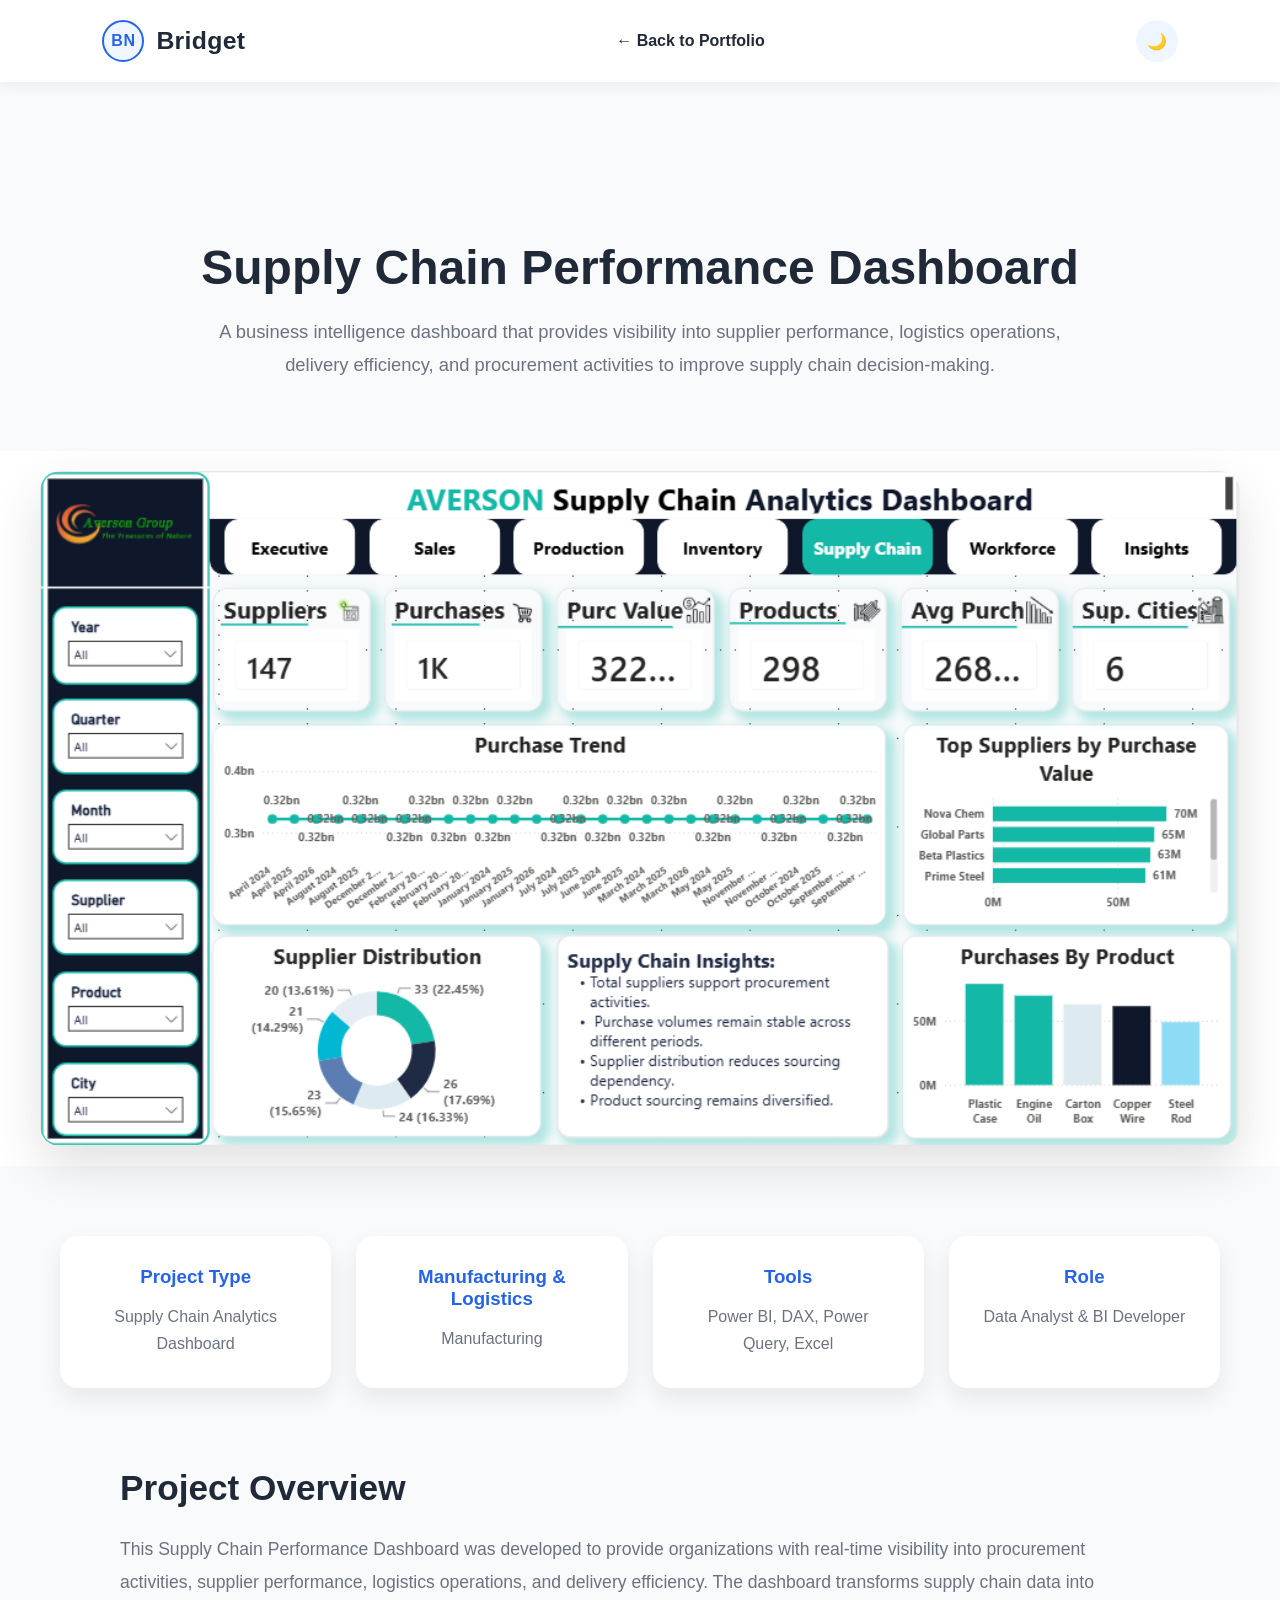
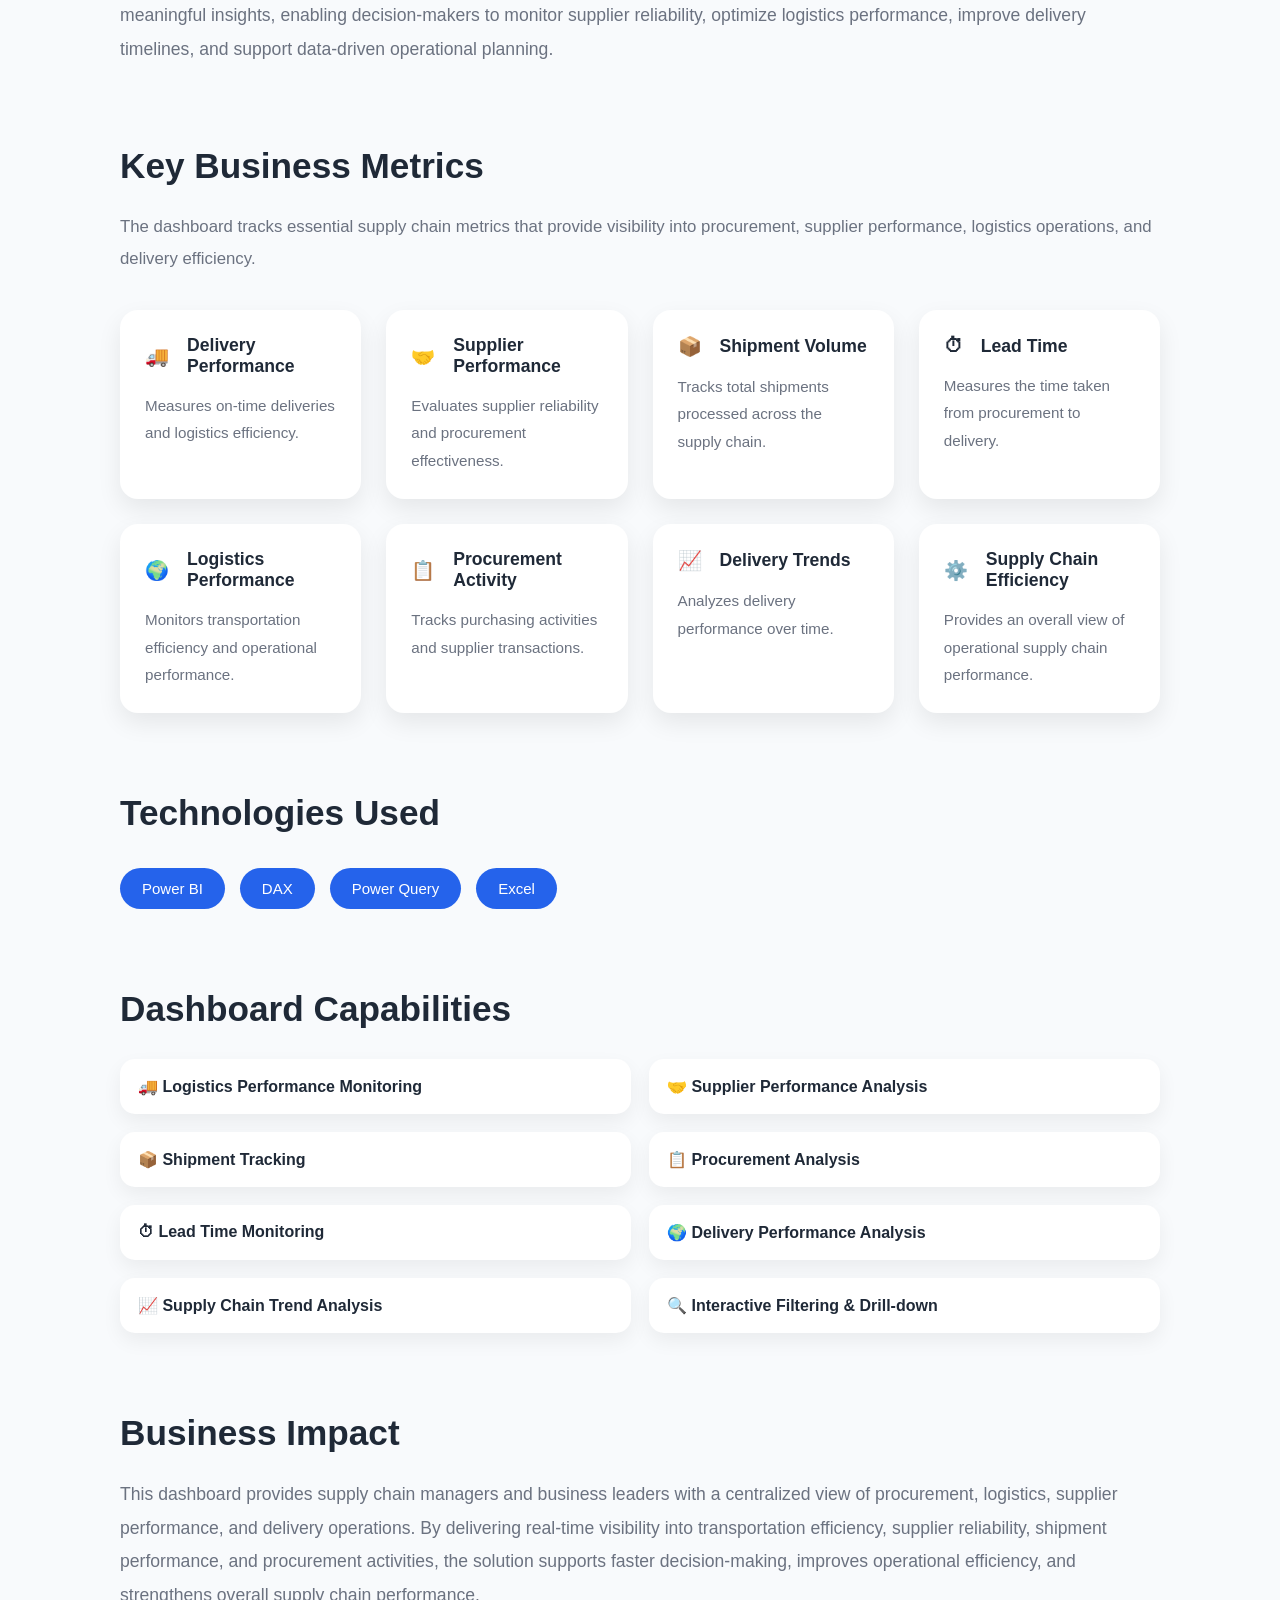
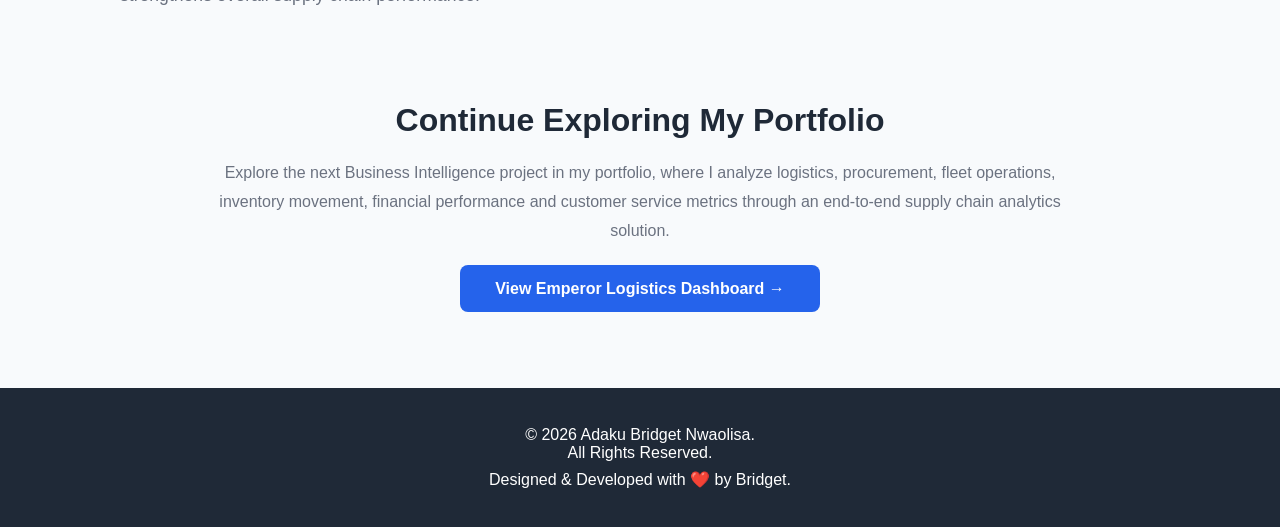
<file: projects/supplychain-dashboard/index.html>
<!DOCTYPE html>
<html lang="en">

<head>

<meta charset="UTF-8">

<meta name="viewport"
content="width=device-width, initial-scale=1.0">

<title>Supply Chain Performance Dashboard | Power BI Business Intelligence Project</title>

<link rel="stylesheet"
href="../../css/style.css">

</head>

<body>

<header>

    <nav class="navbar">

        <div class="logo">
            <span class="logo-icon">BN</span>
            <span class="logo-name">Bridget</span>
        </div>

        <ul class="nav-links">

            <li>
                <a href="../../index.html">
                    ← Back to Portfolio
                </a>
            </li>

        </ul>

        <div class="nav-actions">

            <button class="theme-toggle" id="themeToggle" aria-label="Toggle dark mode">
                🌙
            </button>

            <div class="menu-toggle">
                ☰
            </div>

        </div>

    </nav>

</header>

<section class="project-page">

<div class="project-container">

<h1>

Supply Chain Performance Dashboard

</h1>

<p class="project-intro">

A business intelligence dashboard that provides visibility into supplier performance, logistics operations, delivery efficiency, and procurement activities to improve supply chain decision-making.

</p>

</div>

</section>

<section class="dashboard-preview">

<img
src="../../assets/project-images/supply-chain-dashboard.png"
alt="Supply-Chain Dashboard">

</section>

<section class="project-info">

    <div class="info-card">

        <h3>Project Type</h3>

        <p>Supply Chain Analytics Dashboard</p>

    </div>

    <div class="info-card">

        <h3>Manufacturing & Logistics</h3>

        <p>Manufacturing</p>

    </div>

    <div class="info-card">

        <h3>Tools</h3>

        <p>Power BI, DAX, Power Query, Excel</p>

    </div>

    <div class="info-card">

        <h3>Role</h3>

        <p>Data Analyst & BI Developer</p>

    </div>

</section>

<section class="project-overview">

<h2>

Project Overview

</h2>

<p>

This Supply Chain Performance Dashboard was developed to provide organizations with real-time visibility into procurement activities, supplier performance, logistics operations, and delivery efficiency.

The dashboard transforms supply chain data into meaningful insights, enabling decision-makers to monitor supplier reliability, optimize logistics performance, improve delivery timelines, and support data-driven operational planning.

</p>

</section>

<section class="project-metrics">

<h2>

Key Business Metrics

</h2>

<p>

The dashboard tracks essential supply chain metrics that provide visibility into procurement, supplier performance, logistics operations, and delivery efficiency.

</p>

<div class="metrics-grid">

<div class="metric-card">

<h3>

<span>🚚</span>

Delivery Performance

</h3>

<p>

Measures on-time deliveries and logistics efficiency.

</p>

</div>

<div class="metric-card">

<h3>

<span>🤝</span>

Supplier Performance

</h3>

<p>

Evaluates supplier reliability and procurement effectiveness.

</p>

</div>

<div class="metric-card">

<h3>

<span>📦</span>

Shipment Volume

</h3>

<p>

Tracks total shipments processed across the supply chain.

</p>

</div>

<div class="metric-card">

<h3>

<span>⏱</span>

Lead Time

</h3>

<p>

Measures the time taken from procurement to delivery.

</p>

</div>

<div class="metric-card">

<h3>

<span>🌍</span>

Logistics Performance

</h3>

<p>

Monitors transportation efficiency and operational performance.

</p>

</div>

<div class="metric-card">

<h3>

<span>📋</span>

Procurement Activity

</h3>

<p>

Tracks purchasing activities and supplier transactions.

</p>

</div>

<div class="metric-card">

<h3>

<span>📈</span>

Delivery Trends

</h3>

<p>

Analyzes delivery performance over time.

</p>

</div>

<div class="metric-card">

<h3>

<span>⚙️</span>

Supply Chain Efficiency

</h3>

<p>

Provides an overall view of operational supply chain performance.

</p>

</div>

</div>

</section>

<section class="tech-stack">

<h2>

Technologies Used

</h2>

<div class="about-skills">

<span>Power BI</span>

<span>DAX</span>

<span>Power Query</span>

<span>Excel</span>

</div>

</section>

<section class="project-features">

<h2>

Dashboard Capabilities

</h2>

<ul>

<li>🚚 Logistics Performance Monitoring</li>

<li>🤝 Supplier Performance Analysis</li>

<li>📦 Shipment Tracking</li>

<li>📋 Procurement Analysis</li>

<li>⏱ Lead Time Monitoring</li>

<li>🌍 Delivery Performance Analysis</li>

<li>📈 Supply Chain Trend Analysis</li>

<li>🔍 Interactive Filtering & Drill-down</li>

</ul>

</section>

<section class="business-impact">

    <h2>Business Impact</h2>

    <p>

       This dashboard provides supply chain managers and business leaders with a centralized view of procurement, logistics, supplier performance, and delivery operations.

       By delivering real-time visibility into transportation efficiency, supplier reliability, shipment performance, and procurement activities, the solution supports faster decision-making, improves operational efficiency, and strengthens overall supply chain performance.

    </p>

</section>

<section class="next-project">

    <h2>
        Continue Exploring My Portfolio
    </h2>

    <p>
        Explore the next Business Intelligence project in my portfolio, where I analyze logistics, procurement, fleet operations, inventory movement, financial performance and customer service metrics through an end-to-end supply chain analytics solution.
    </p>

    <a href="../emperor-dashboard/"
       class="btn-primary">

        View Emperor Logistics Dashboard →

    </a>

</section>

<footer class="footer">

    <p>

        © 2026 Adaku Bridget Nwaolisa. <br>

        All Rights Reserved.

    </p>

    <p>

        Designed & Developed with ❤️ by Bridget.

    </p>

</footer>

<script src="../../js/script.js"></script>

</body>

</html>
</file>
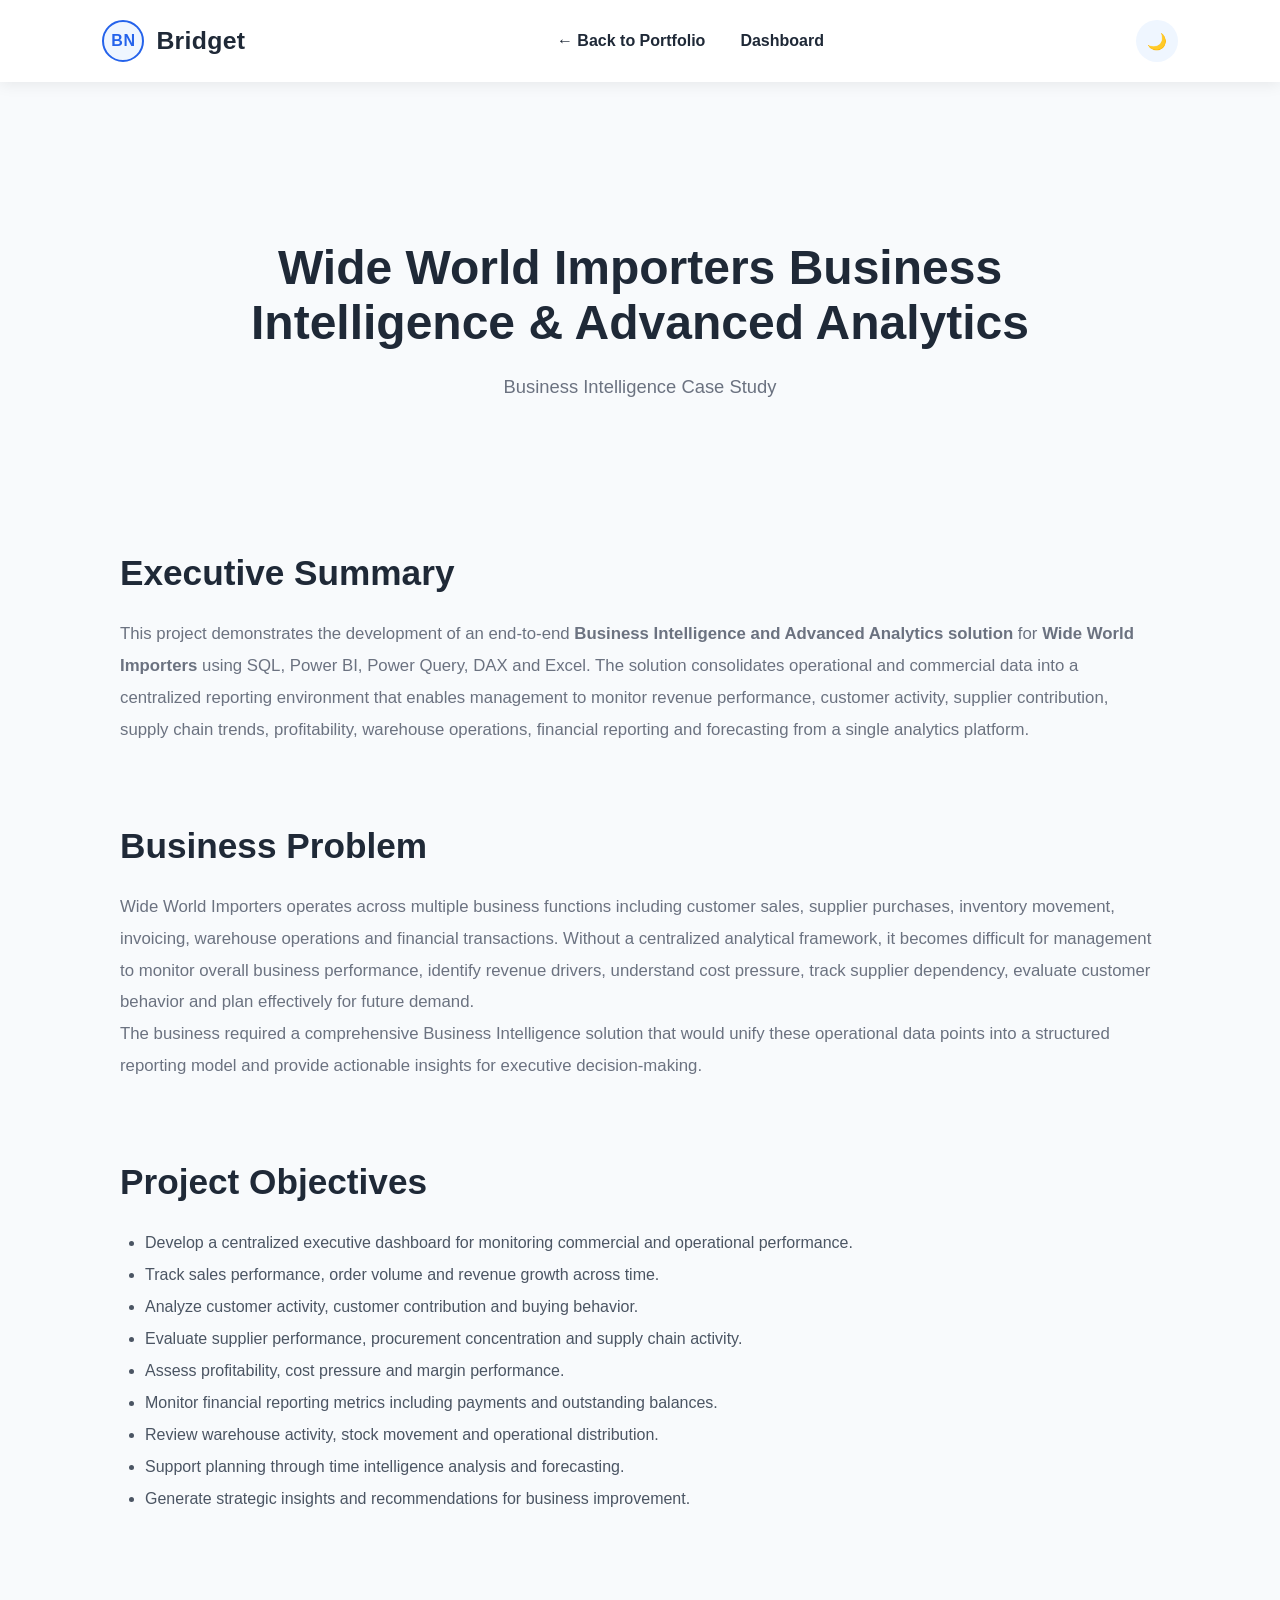
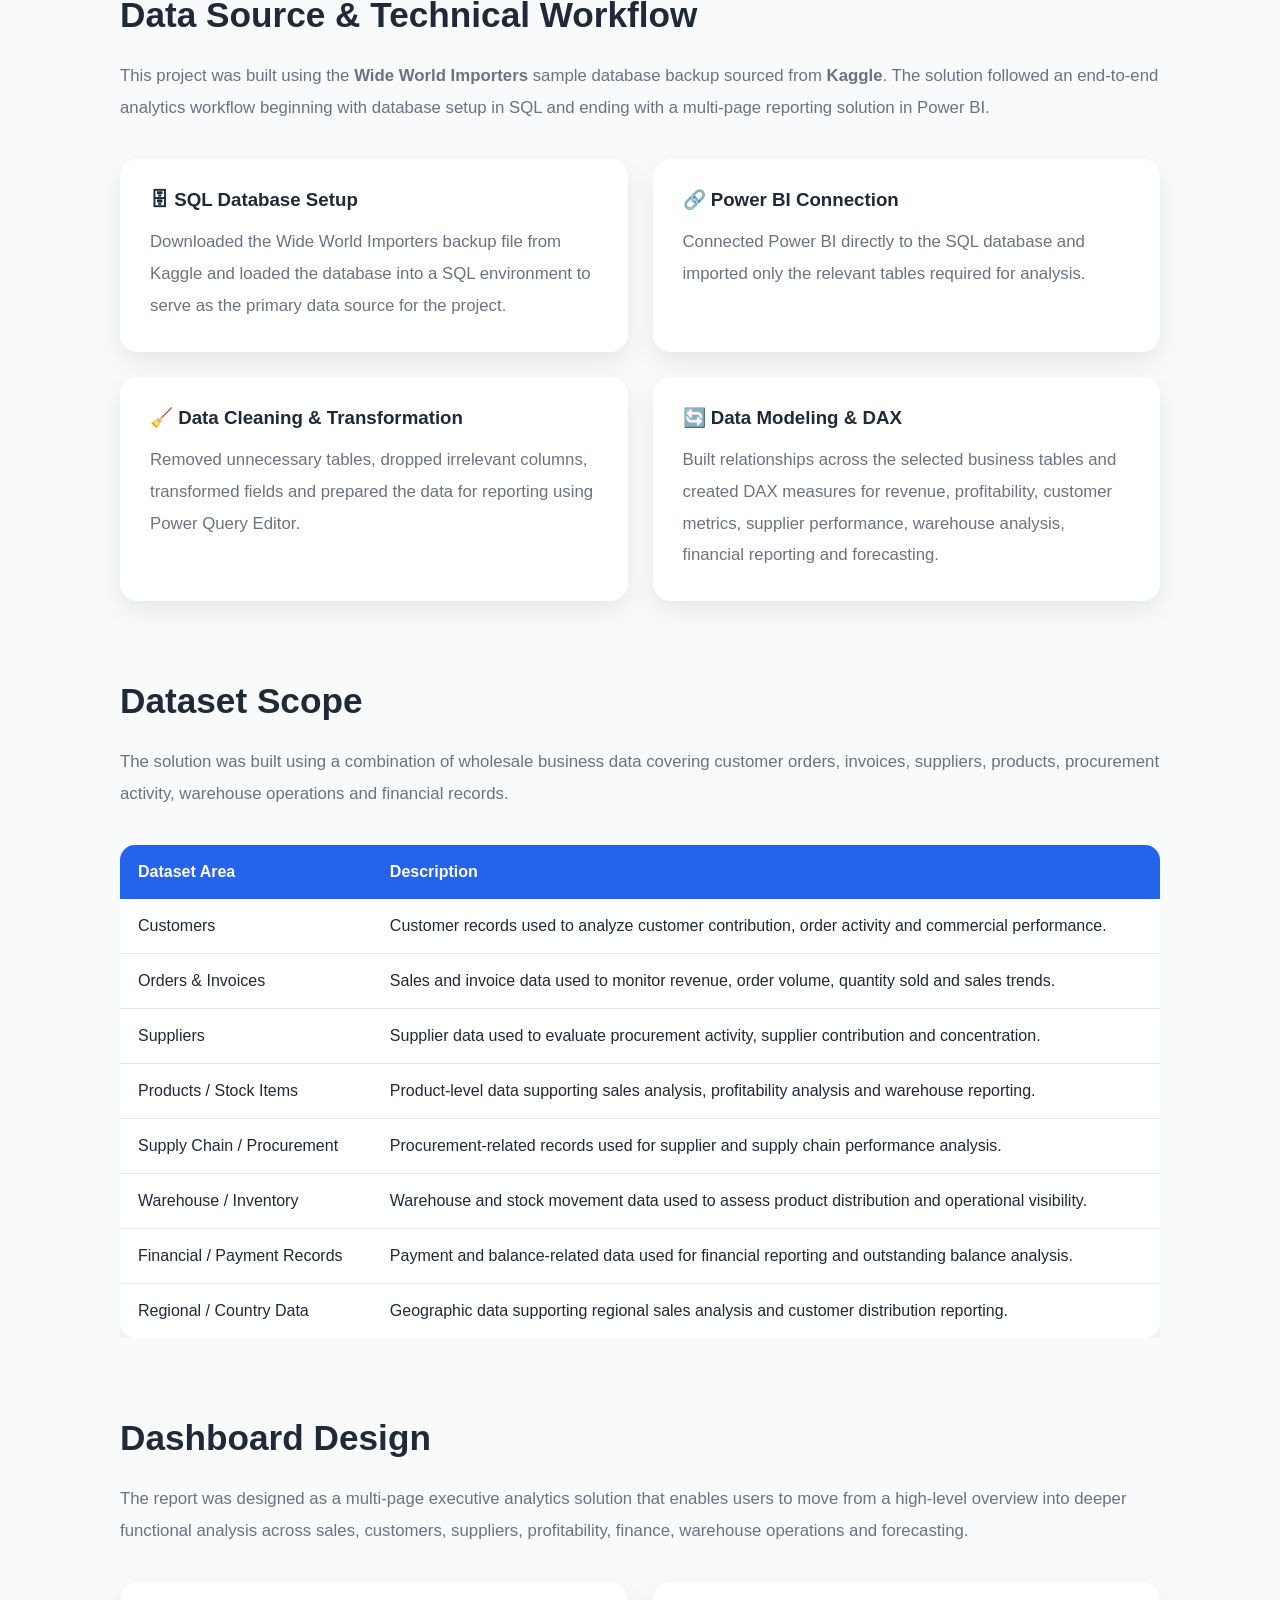
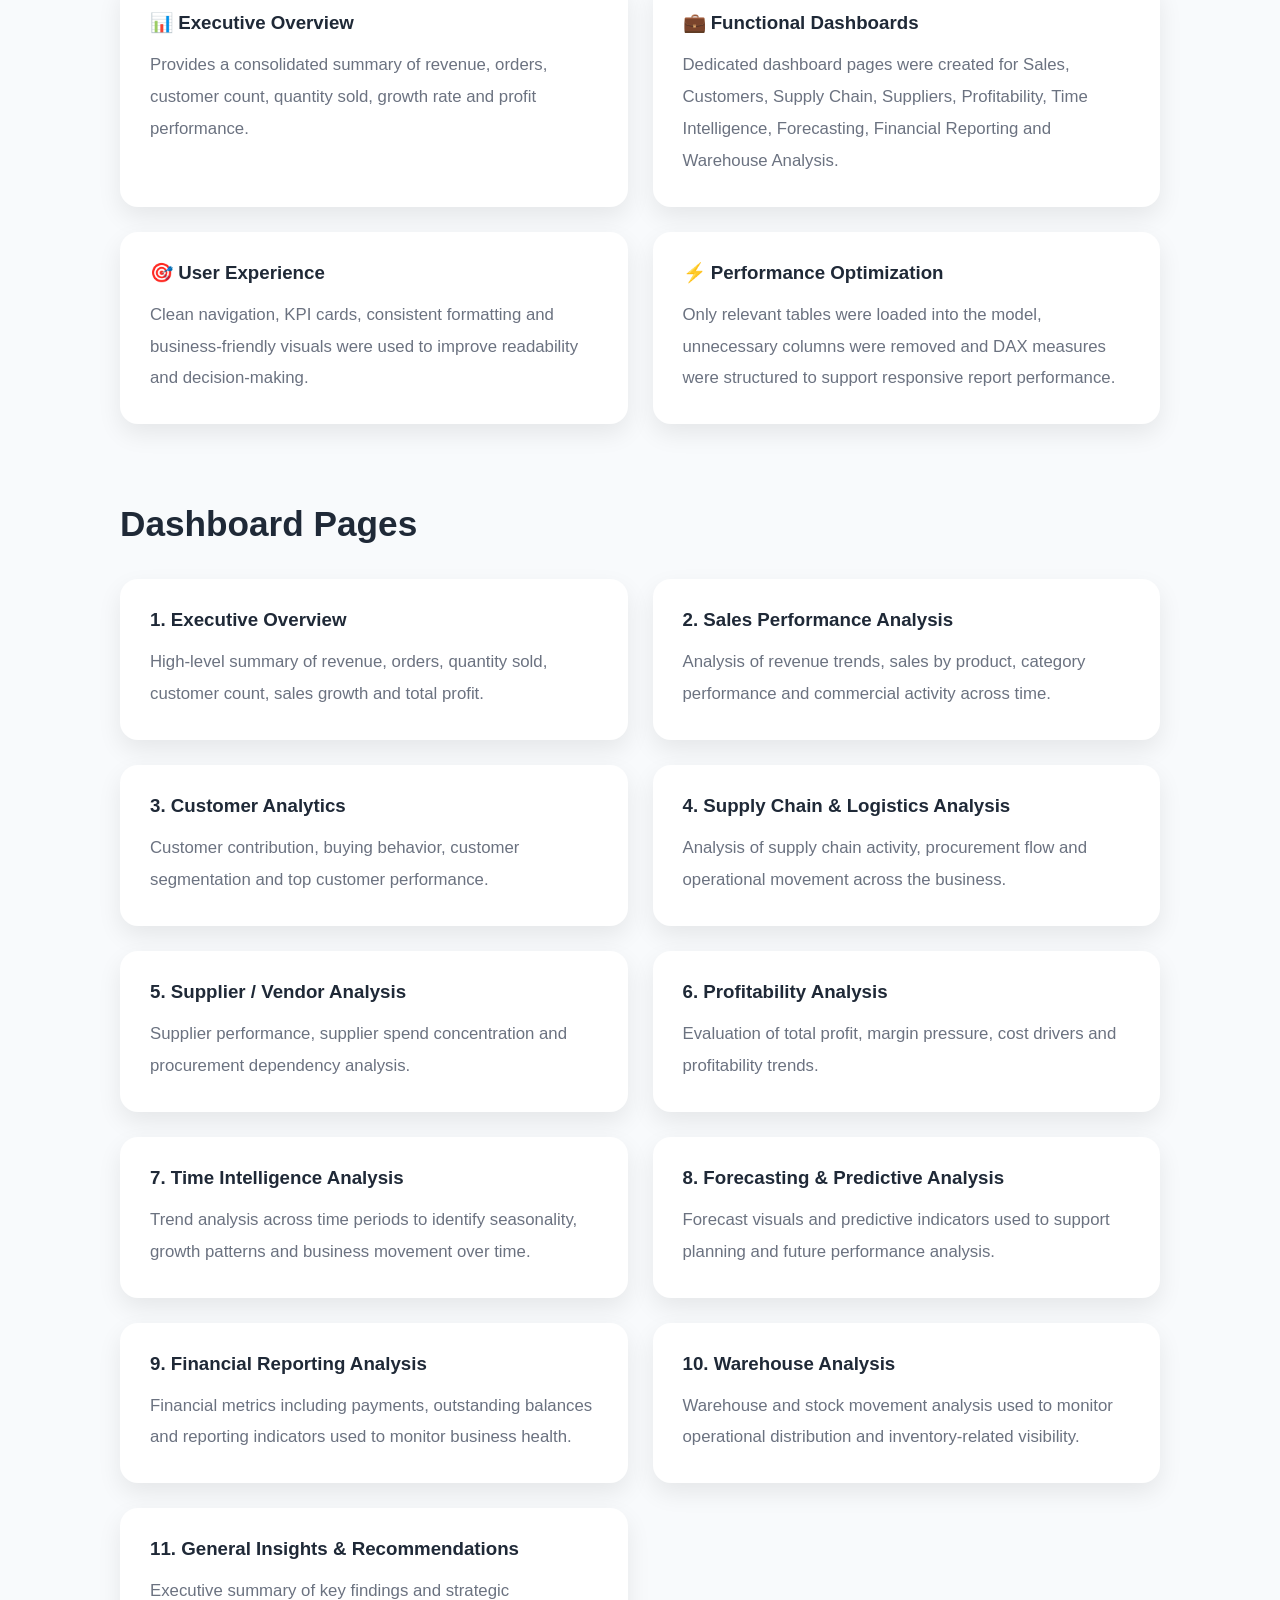
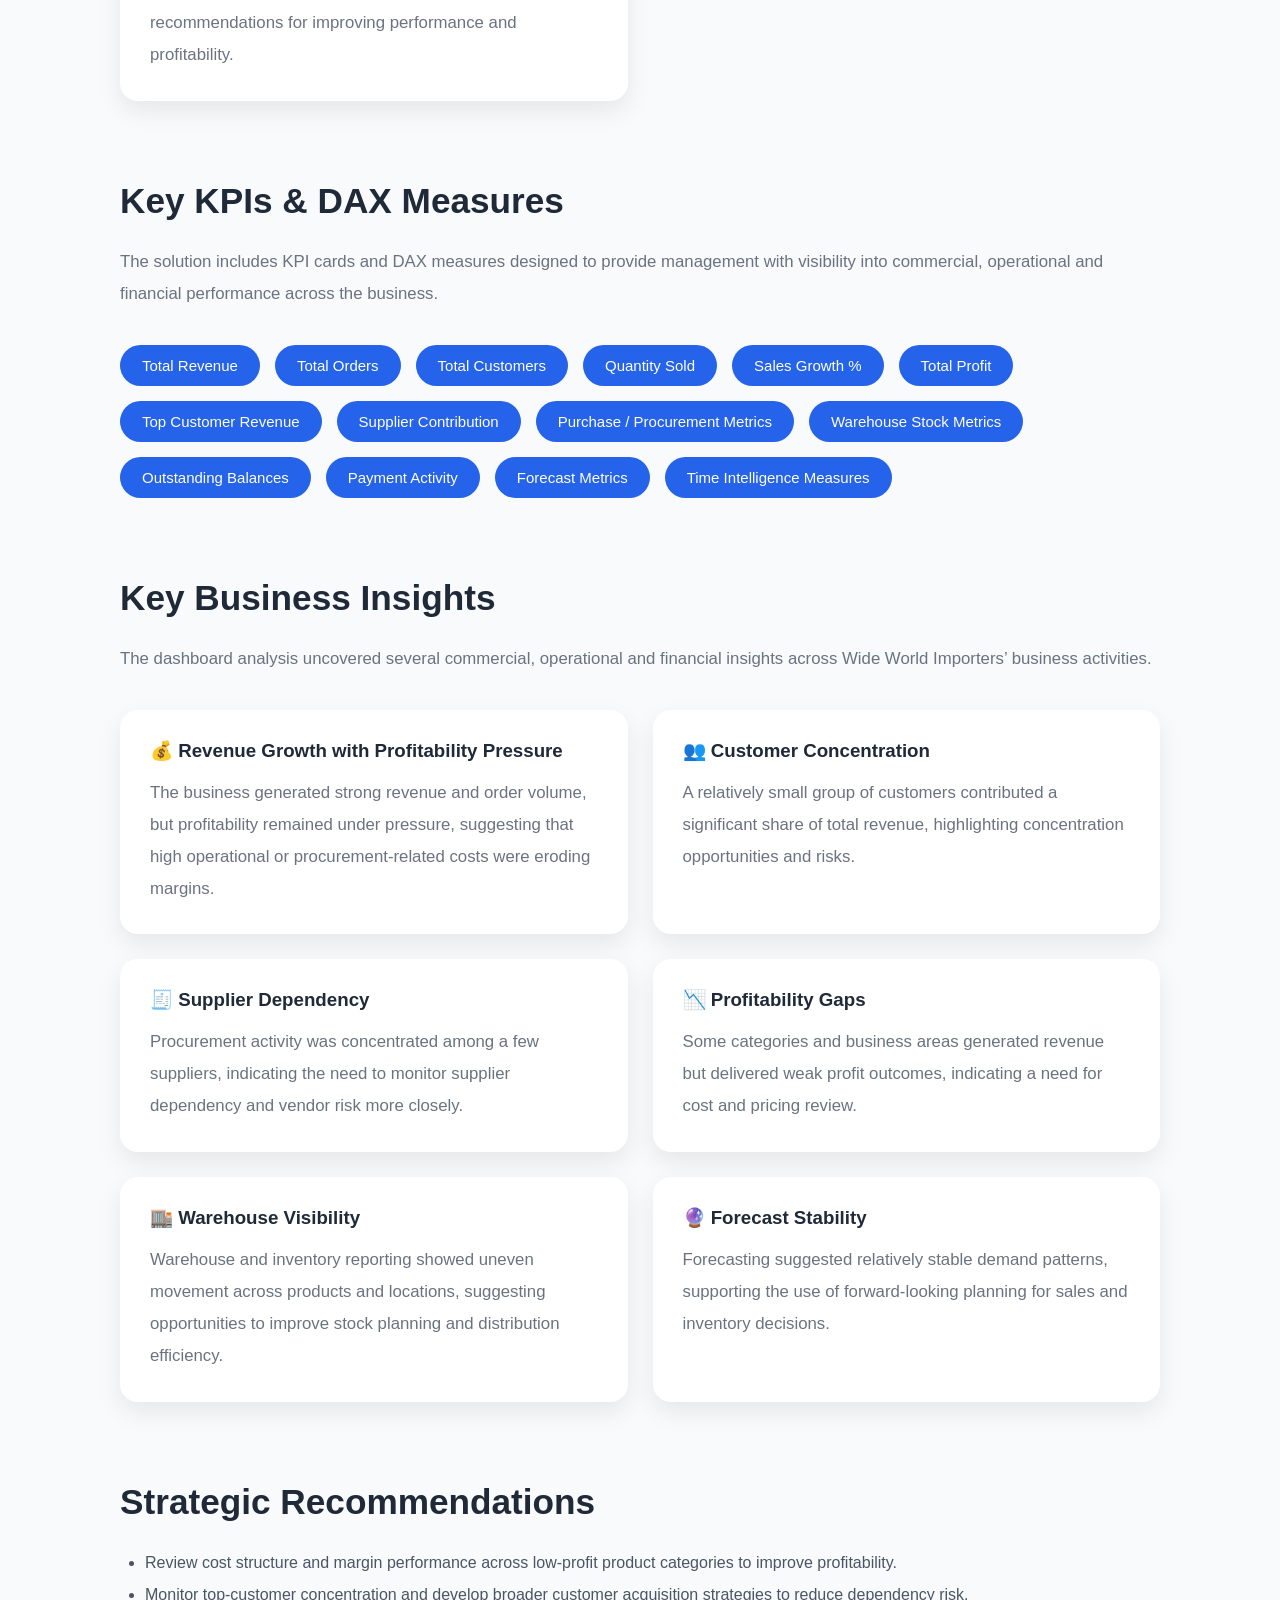
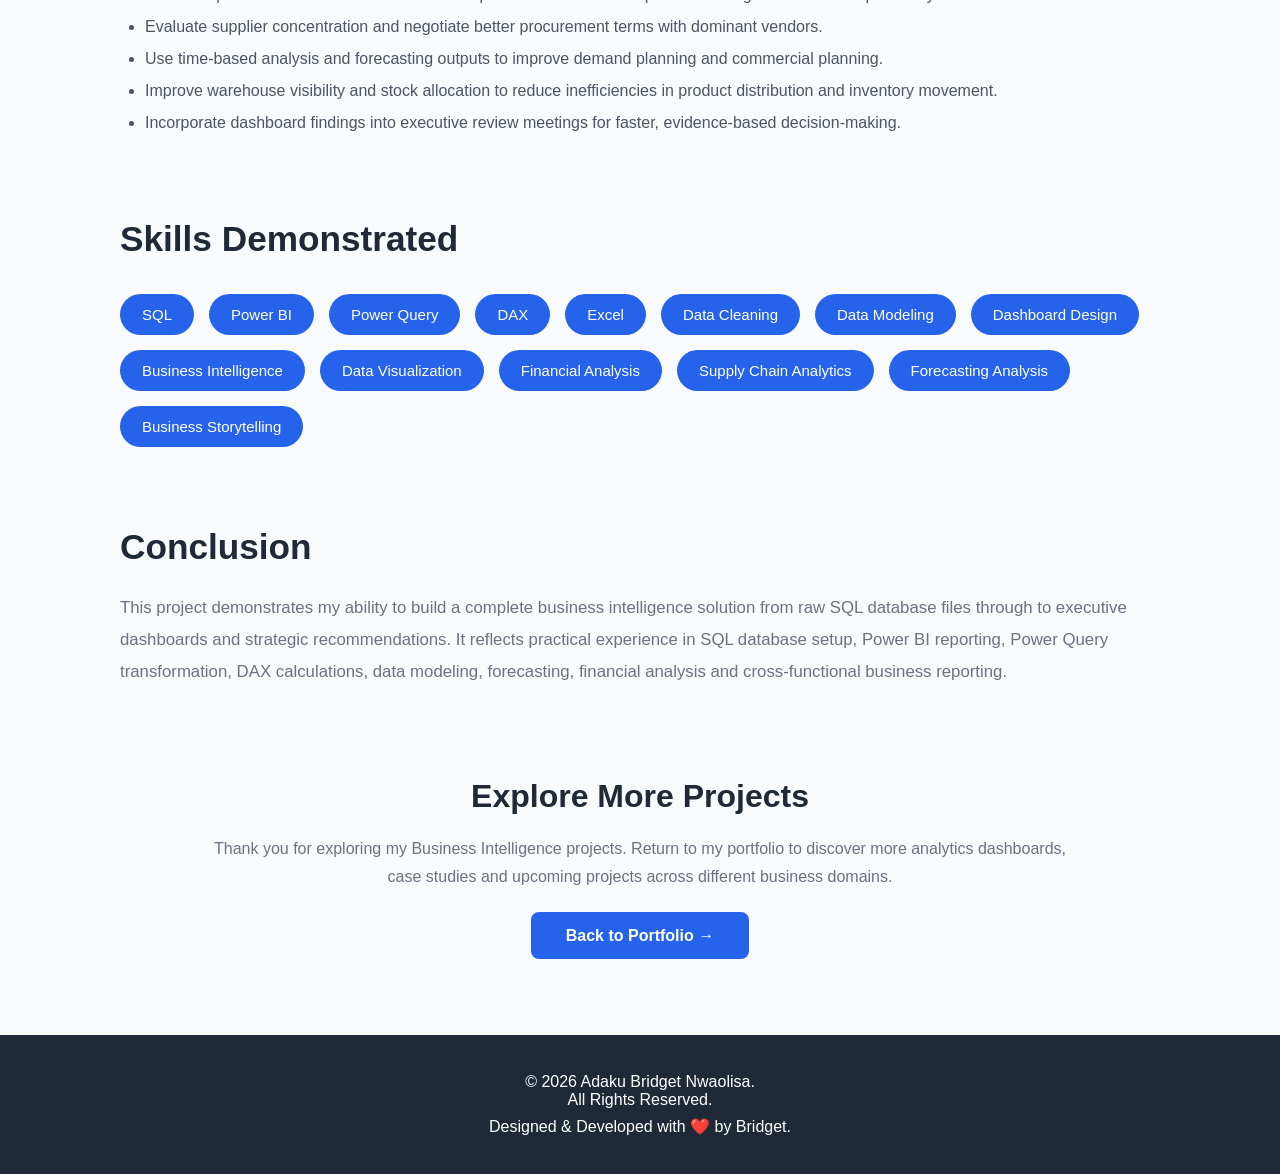
<file: projects/wideworldimporters-case-study/index.html>
<!DOCTYPE html>
<html lang="en">

<head>

<meta charset="UTF-8">

<meta name="viewport"
content="width=device-width, initial-scale=1.0">

<title>Wide World Importers Dashboard | Case Study</title>

<link rel="stylesheet"
href="../../css/style.css">

</head>

<body>

<header>

    <nav class="navbar">

        <div class="logo">
            <span class="logo-icon">BN</span>
            <span class="logo-name">Bridget</span>
        </div>

        <ul class="nav-links">

            <li>
                <a href="../../index.html">
                    ← Back to Portfolio
                </a>
            </li>

            <li>
                <a href="../wideworldimporters-dashboard/">
                    Dashboard
                </a>
            </li>

        </ul>

        <div class="nav-actions">

            <button class="theme-toggle" id="themeToggle" aria-label="Toggle dark mode">
                🌙
            </button>

            <div class="menu-toggle">
                ☰
            </div>

        </div>

    </nav>

</header>

<section class="project-page">

<div class="project-container">

<h1>

Wide World Importers Business Intelligence & Advanced Analytics

</h1>

<p class="project-intro">

Business Intelligence Case Study

</p>

</div>

</section>

<section class="case-study-section">

    <h2>Executive Summary</h2>

    <p>
        This project demonstrates the development of an end-to-end <strong>Business Intelligence and Advanced Analytics solution</strong> for <strong>Wide World Importers</strong> using SQL, Power BI, Power Query, DAX and Excel. The solution consolidates operational and commercial data into a centralized reporting environment that enables management to monitor revenue performance, customer activity, supplier contribution, supply chain trends, profitability, warehouse operations, financial reporting and forecasting from a single analytics platform.
    </p>

</section>

<section class="case-study-section">

    <h2>Business Problem</h2>

    <p>
        Wide World Importers operates across multiple business functions including customer sales, supplier purchases, inventory movement, invoicing, warehouse operations and financial transactions. Without a centralized analytical framework, it becomes difficult for management to monitor overall business performance, identify revenue drivers, understand cost pressure, track supplier dependency, evaluate customer behavior and plan effectively for future demand.
    </p>

    <p>
        The business required a comprehensive Business Intelligence solution that would unify these operational data points into a structured reporting model and provide actionable insights for executive decision-making.
    </p>

</section>

<section class="case-study-section">

    <h2>Project Objectives</h2>

    <ul>
        <li>Develop a centralized executive dashboard for monitoring commercial and operational performance.</li>
        <li>Track sales performance, order volume and revenue growth across time.</li>
        <li>Analyze customer activity, customer contribution and buying behavior.</li>
        <li>Evaluate supplier performance, procurement concentration and supply chain activity.</li>
        <li>Assess profitability, cost pressure and margin performance.</li>
        <li>Monitor financial reporting metrics including payments and outstanding balances.</li>
        <li>Review warehouse activity, stock movement and operational distribution.</li>
        <li>Support planning through time intelligence analysis and forecasting.</li>
        <li>Generate strategic insights and recommendations for business improvement.</li>
    </ul>

</section>

<section class="case-study-section">

    <h2>Data Source & Technical Workflow</h2>

    <p>
        This project was built using the <strong>Wide World Importers</strong> sample database backup sourced from <strong>Kaggle</strong>. The solution followed an end-to-end analytics workflow beginning with database setup in SQL and ending with a multi-page reporting solution in Power BI.
    </p>

    <div class="process-grid">

        <div class="process-card">
            <h3>🗄 SQL Database Setup</h3>
            <p>Downloaded the Wide World Importers backup file from Kaggle and loaded the database into a SQL environment to serve as the primary data source for the project.</p>
        </div>

        <div class="process-card">
            <h3>🔗 Power BI Connection</h3>
            <p>Connected Power BI directly to the SQL database and imported only the relevant tables required for analysis.</p>
        </div>

        <div class="process-card">
            <h3>🧹 Data Cleaning & Transformation</h3>
            <p>Removed unnecessary tables, dropped irrelevant columns, transformed fields and prepared the data for reporting using Power Query Editor.</p>
        </div>

        <div class="process-card">
            <h3>🔄 Data Modeling & DAX</h3>
            <p>Built relationships across the selected business tables and created DAX measures for revenue, profitability, customer metrics, supplier performance, warehouse analysis, financial reporting and forecasting.</p>
        </div>

    </div>

</section>

<section class="case-study-section">

    <h2>Dataset Scope</h2>

    <p>
        The solution was built using a combination of wholesale business data covering customer orders, invoices, suppliers, products, procurement activity, warehouse operations and financial records.
    </p>

    <div class="dataset-table">

        <table>

            <thead>
                <tr>
                    <th>Dataset Area</th>
                    <th>Description</th>
                </tr>
            </thead>

            <tbody>
                <tr>
                    <td>Customers</td>
                    <td>Customer records used to analyze customer contribution, order activity and commercial performance.</td>
                </tr>
                <tr>
                    <td>Orders & Invoices</td>
                    <td>Sales and invoice data used to monitor revenue, order volume, quantity sold and sales trends.</td>
                </tr>
                <tr>
                    <td>Suppliers</td>
                    <td>Supplier data used to evaluate procurement activity, supplier contribution and concentration.</td>
                </tr>
                <tr>
                    <td>Products / Stock Items</td>
                    <td>Product-level data supporting sales analysis, profitability analysis and warehouse reporting.</td>
                </tr>
                <tr>
                    <td>Supply Chain / Procurement</td>
                    <td>Procurement-related records used for supplier and supply chain performance analysis.</td>
                </tr>
                <tr>
                    <td>Warehouse / Inventory</td>
                    <td>Warehouse and stock movement data used to assess product distribution and operational visibility.</td>
                </tr>
                <tr>
                    <td>Financial / Payment Records</td>
                    <td>Payment and balance-related data used for financial reporting and outstanding balance analysis.</td>
                </tr>
                <tr>
                    <td>Regional / Country Data</td>
                    <td>Geographic data supporting regional sales analysis and customer distribution reporting.</td>
                </tr>
            </tbody>

        </table>

    </div>

</section>

<section class="case-study-section">

    <h2>Dashboard Design</h2>

    <p>
        The report was designed as a multi-page executive analytics solution that enables users to move from a high-level overview into deeper functional analysis across sales, customers, suppliers, profitability, finance, warehouse operations and forecasting.
    </p>

    <div class="process-grid">

        <div class="process-card">
            <h3>📊 Executive Overview</h3>
            <p>Provides a consolidated summary of revenue, orders, customer count, quantity sold, growth rate and profit performance.</p>
        </div>

        <div class="process-card">
            <h3>💼 Functional Dashboards</h3>
            <p>Dedicated dashboard pages were created for Sales, Customers, Supply Chain, Suppliers, Profitability, Time Intelligence, Forecasting, Financial Reporting and Warehouse Analysis.</p>
        </div>

        <div class="process-card">
            <h3>🎯 User Experience</h3>
            <p>Clean navigation, KPI cards, consistent formatting and business-friendly visuals were used to improve readability and decision-making.</p>
        </div>

        <div class="process-card">
            <h3>⚡ Performance Optimization</h3>
            <p>Only relevant tables were loaded into the model, unnecessary columns were removed and DAX measures were structured to support responsive report performance.</p>
        </div>

    </div>

</section>

<section class="case-study-section">

    <h2>Dashboard Pages</h2>

    <div class="process-grid">

        <div class="process-card">
            <h3>1. Executive Overview</h3>
            <p>High-level summary of revenue, orders, quantity sold, customer count, sales growth and total profit.</p>
        </div>

        <div class="process-card">
            <h3>2. Sales Performance Analysis</h3>
            <p>Analysis of revenue trends, sales by product, category performance and commercial activity across time.</p>
        </div>

        <div class="process-card">
            <h3>3. Customer Analytics</h3>
            <p>Customer contribution, buying behavior, customer segmentation and top customer performance.</p>
        </div>

        <div class="process-card">
            <h3>4. Supply Chain & Logistics Analysis</h3>
            <p>Analysis of supply chain activity, procurement flow and operational movement across the business.</p>
        </div>

        <div class="process-card">
            <h3>5. Supplier / Vendor Analysis</h3>
            <p>Supplier performance, supplier spend concentration and procurement dependency analysis.</p>
        </div>

        <div class="process-card">
            <h3>6. Profitability Analysis</h3>
            <p>Evaluation of total profit, margin pressure, cost drivers and profitability trends.</p>
        </div>

        <div class="process-card">
            <h3>7. Time Intelligence Analysis</h3>
            <p>Trend analysis across time periods to identify seasonality, growth patterns and business movement over time.</p>
        </div>

        <div class="process-card">
            <h3>8. Forecasting & Predictive Analysis</h3>
            <p>Forecast visuals and predictive indicators used to support planning and future performance analysis.</p>
        </div>

        <div class="process-card">
            <h3>9. Financial Reporting Analysis</h3>
            <p>Financial metrics including payments, outstanding balances and reporting indicators used to monitor business health.</p>
        </div>

        <div class="process-card">
            <h3>10. Warehouse Analysis</h3>
            <p>Warehouse and stock movement analysis used to monitor operational distribution and inventory-related visibility.</p>
        </div>

        <div class="process-card">
            <h3>11. General Insights & Recommendations</h3>
            <p>Executive summary of key findings and strategic recommendations for improving performance and profitability.</p>
        </div>

    </div>

</section>

<section class="case-study-section">

    <h2>Key KPIs & DAX Measures</h2>

    <p>
        The solution includes KPI cards and DAX measures designed to provide management with visibility into commercial, operational and financial performance across the business.
    </p>

    <div class="about-skills">

        <span>Total Revenue</span>
        <span>Total Orders</span>
        <span>Total Customers</span>
        <span>Quantity Sold</span>
        <span>Sales Growth %</span>
        <span>Total Profit</span>
        <span>Top Customer Revenue</span>
        <span>Supplier Contribution</span>
        <span>Purchase / Procurement Metrics</span>
        <span>Warehouse Stock Metrics</span>
        <span>Outstanding Balances</span>
        <span>Payment Activity</span>
        <span>Forecast Metrics</span>
        <span>Time Intelligence Measures</span>

    </div>

</section>

<section class="case-study-section">

    <h2>Key Business Insights</h2>

    <p>
        The dashboard analysis uncovered several commercial, operational and financial insights across Wide World Importers’ business activities.
    </p>

    <div class="process-grid">

        <div class="process-card">
            <h3>💰 Revenue Growth with Profitability Pressure</h3>
            <p>The business generated strong revenue and order volume, but profitability remained under pressure, suggesting that high operational or procurement-related costs were eroding margins.</p>
        </div>

        <div class="process-card">
            <h3>👥 Customer Concentration</h3>
            <p>A relatively small group of customers contributed a significant share of total revenue, highlighting concentration opportunities and risks.</p>
        </div>

        <div class="process-card">
            <h3>🧾 Supplier Dependency</h3>
            <p>Procurement activity was concentrated among a few suppliers, indicating the need to monitor supplier dependency and vendor risk more closely.</p>
        </div>

        <div class="process-card">
            <h3>📉 Profitability Gaps</h3>
            <p>Some categories and business areas generated revenue but delivered weak profit outcomes, indicating a need for cost and pricing review.</p>
        </div>

        <div class="process-card">
            <h3>🏬 Warehouse Visibility</h3>
            <p>Warehouse and inventory reporting showed uneven movement across products and locations, suggesting opportunities to improve stock planning and distribution efficiency.</p>
        </div>

        <div class="process-card">
            <h3>🔮 Forecast Stability</h3>
            <p>Forecasting suggested relatively stable demand patterns, supporting the use of forward-looking planning for sales and inventory decisions.</p>
        </div>

    </div>

</section>

<section class="case-study-section">

    <h2>Strategic Recommendations</h2>

    <ul>
        <li>Review cost structure and margin performance across low-profit product categories to improve profitability.</li>
        <li>Monitor top-customer concentration and develop broader customer acquisition strategies to reduce dependency risk.</li>
        <li>Evaluate supplier concentration and negotiate better procurement terms with dominant vendors.</li>
        <li>Use time-based analysis and forecasting outputs to improve demand planning and commercial planning.</li>
        <li>Improve warehouse visibility and stock allocation to reduce inefficiencies in product distribution and inventory movement.</li>
        <li>Incorporate dashboard findings into executive review meetings for faster, evidence-based decision-making.</li>
    </ul>

</section>

<section class="case-study-section">

    <h2>Skills Demonstrated</h2>

    <div class="about-skills">

        <span>SQL</span>
        <span>Power BI</span>
        <span>Power Query</span>
        <span>DAX</span>
        <span>Excel</span>
        <span>Data Cleaning</span>
        <span>Data Modeling</span>
        <span>Dashboard Design</span>
        <span>Business Intelligence</span>
        <span>Data Visualization</span>
        <span>Financial Analysis</span>
        <span>Supply Chain Analytics</span>
        <span>Forecasting Analysis</span>
        <span>Business Storytelling</span>

    </div>

</section>

<section class="case-study-section">

    <h2>Conclusion</h2>

    <p>
        This project demonstrates my ability to build a complete business intelligence solution from raw SQL database files through to executive dashboards and strategic recommendations. It reflects practical experience in SQL database setup, Power BI reporting, Power Query transformation, DAX calculations, data modeling, forecasting, financial analysis and cross-functional business reporting.
    </p>

</section>

<section class="next-project">

    <h2>
        Explore More Projects
    </h2>

    <p>
        Thank you for exploring my Business Intelligence projects. Return to my portfolio to discover more analytics dashboards, case studies and upcoming projects across different business domains.
    </p>

    <a href="../../index.html"
       class="btn-primary">

        Back to Portfolio →

    </a>

</section>

<footer class="footer">

    <p>

        © 2026 Adaku Bridget Nwaolisa. <br>

        All Rights Reserved.

    </p>

    <p>

        Designed & Developed with ❤️ by Bridget.

    </p>

</footer>

<script src="../../js/script.js"></script>

</body>

</html>
</file>
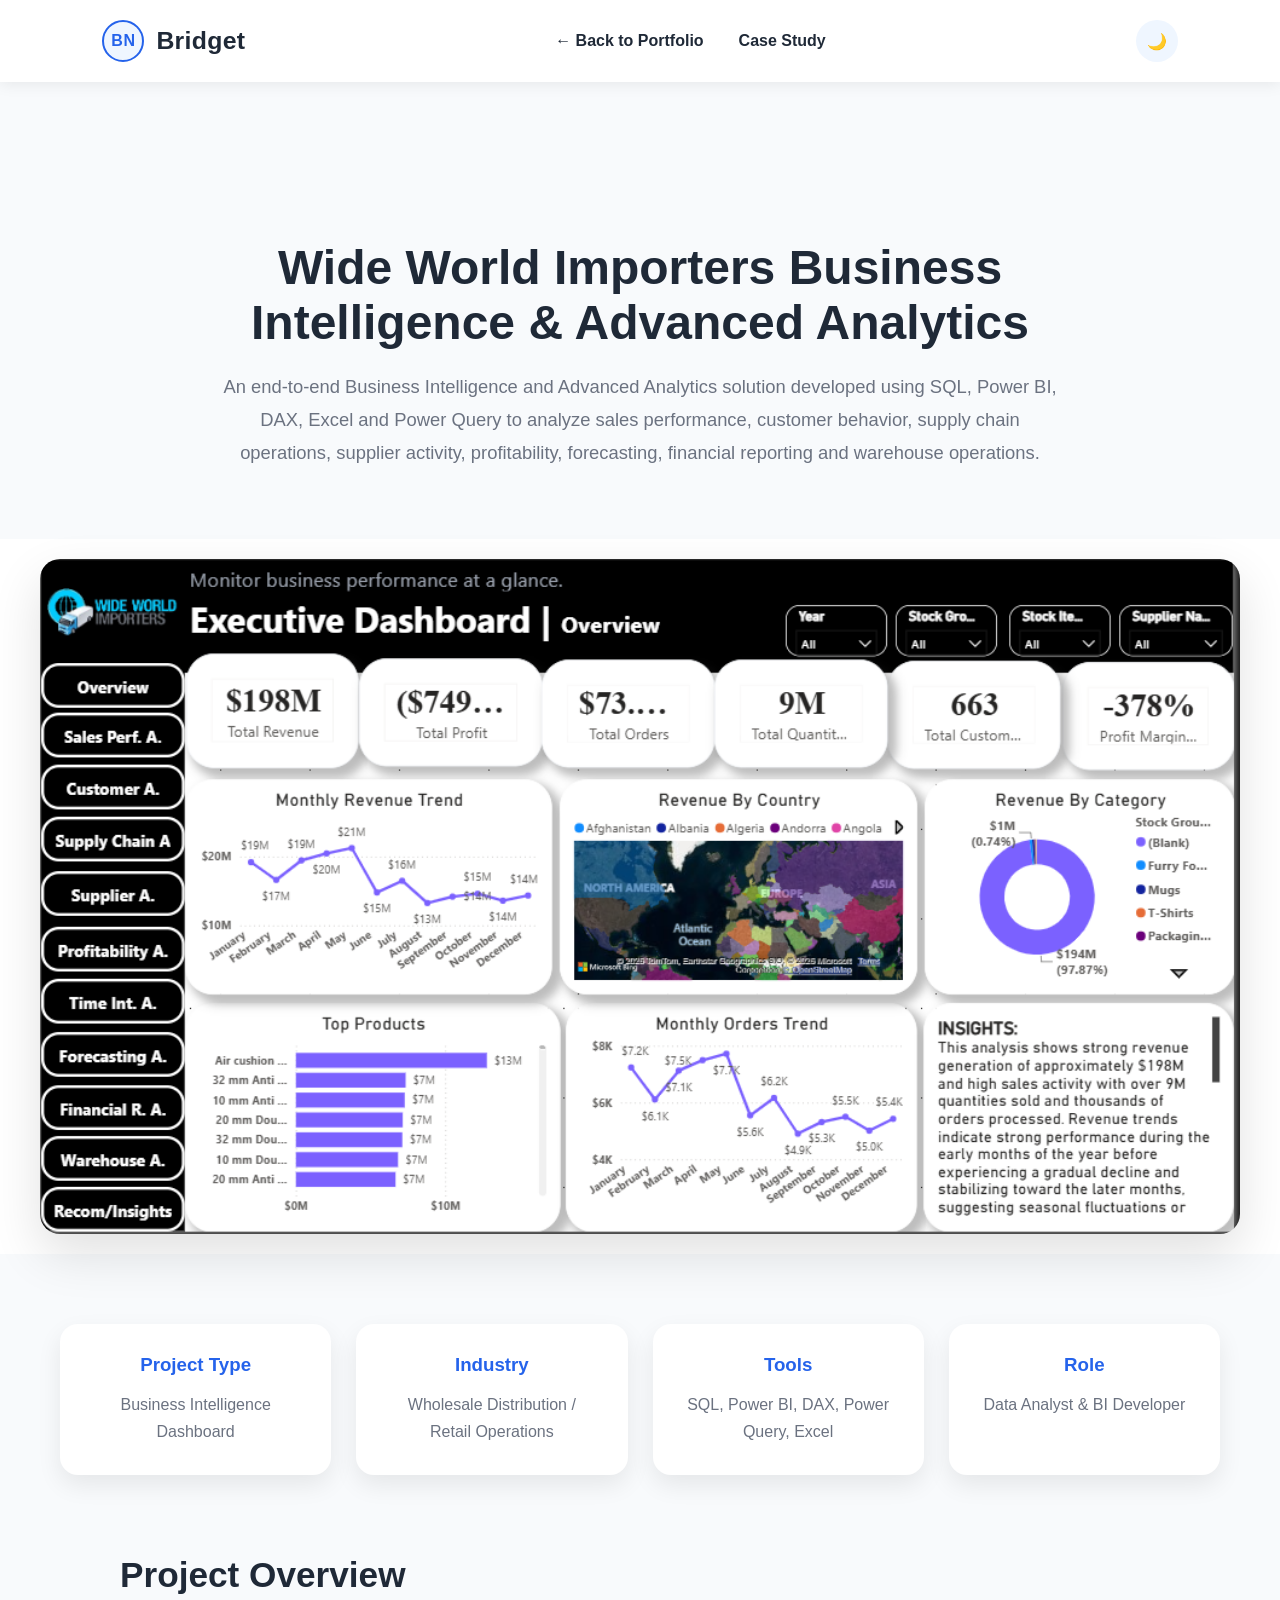
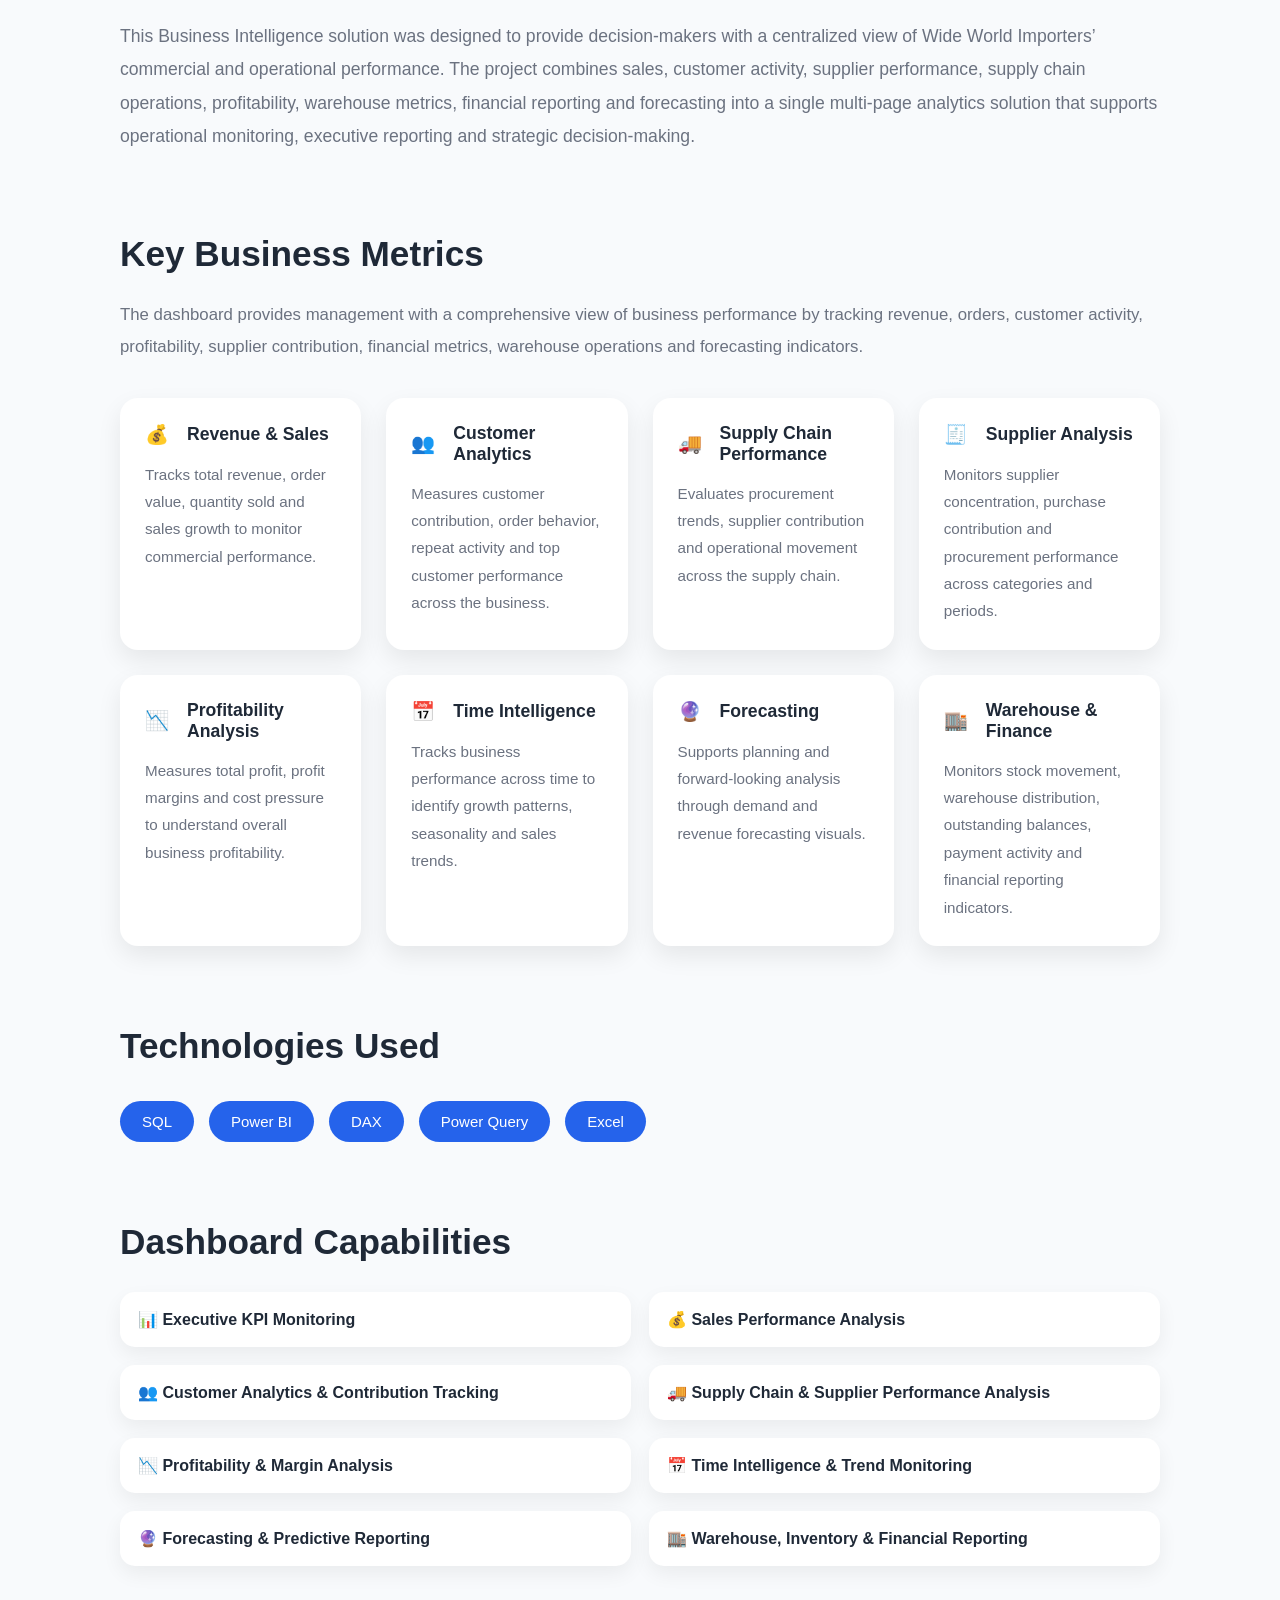
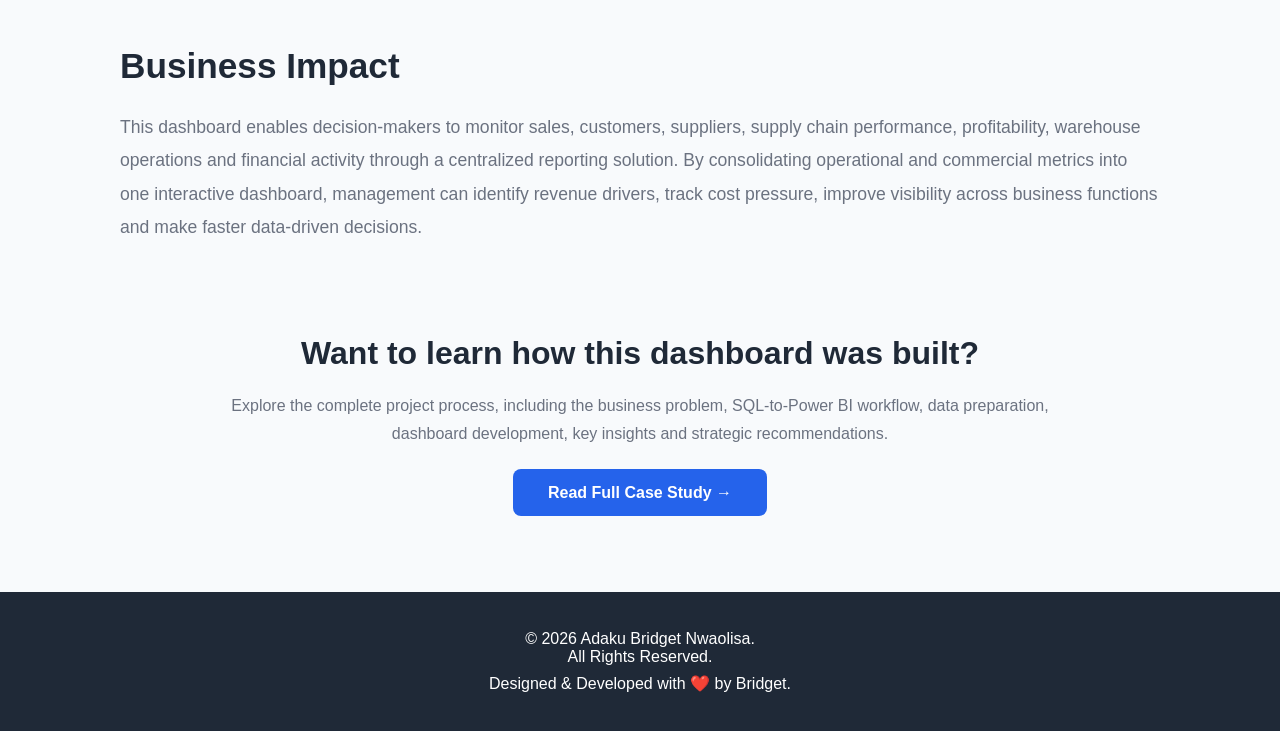
<file: projects/wideworldimporters-dashboard/index.html>
<!DOCTYPE html>
<html lang="en">

<head>

<meta charset="UTF-8">

<meta name="viewport"
content="width=device-width, initial-scale=1.0">

<title>Wide World Importers Dashboard | Power BI Business Intelligence & Advanced Analytics Project</title>

<link rel="stylesheet"
href="../../css/style.css">

</head>

<body>

<header>

    <nav class="navbar">

        <div class="logo">
            <span class="logo-icon">BN</span>
            <span class="logo-name">Bridget</span>
        </div>

        <ul class="nav-links">

            <li>
                <a href="../../index.html">
                    ← Back to Portfolio
                </a>
            </li>

            <li>
                <a href="../wideworldimporters-case-study/">
                    Case Study
                </a>
            </li>

        </ul>

        <div class="nav-actions">

            <button class="theme-toggle" id="themeToggle" aria-label="Toggle dark mode">
                🌙
            </button>

            <div class="menu-toggle">
                ☰
            </div>

        </div>

    </nav>

</header>

<section class="project-page">

<div class="project-container">

<h1>

Wide World Importers Business Intelligence & Advanced Analytics

</h1>

<p class="project-intro">

An end-to-end Business Intelligence and Advanced Analytics solution developed using SQL, Power BI, DAX, Excel and Power Query to analyze sales performance, customer behavior, supply chain operations, supplier activity, profitability, forecasting, financial reporting and warehouse operations.

</p>

</div>

</section>

<section class="dashboard-preview">

<img
src="../../assets/project-images/wideworldimporters-dashboard.PNG"
alt="Wide World Importers Dashboard">

</section>

<section class="project-info">

    <div class="info-card">

        <h3>Project Type</h3>

        <p>Business Intelligence Dashboard</p>

    </div>

    <div class="info-card">

        <h3>Industry</h3>

        <p>Wholesale Distribution / Retail Operations</p>

    </div>

    <div class="info-card">

        <h3>Tools</h3>

        <p>SQL, Power BI, DAX, Power Query, Excel</p>

    </div>

    <div class="info-card">

        <h3>Role</h3>

        <p>Data Analyst & BI Developer</p>

    </div>

</section>

<section class="project-overview">

<h2>

Project Overview

</h2>

<p>

This Business Intelligence solution was designed to provide decision-makers with a centralized view of Wide World Importers’ commercial and operational performance.

The project combines sales, customer activity, supplier performance, supply chain operations, profitability, warehouse metrics, financial reporting and forecasting into a single multi-page analytics solution that supports operational monitoring, executive reporting and strategic decision-making.

</p>

</section>

<section class="project-metrics">

<h2>

Key Business Metrics

</h2>

<p>

The dashboard provides management with a comprehensive view of business performance by tracking revenue, orders, customer activity, profitability, supplier contribution, financial metrics, warehouse operations and forecasting indicators.

</p>

<div class="metrics-grid">

<div class="metric-card">

<h3>

<span>💰</span>

Revenue & Sales

</h3>

<p>

Tracks total revenue, order value, quantity sold and sales growth to monitor commercial performance.

</p>

</div>

<div class="metric-card">

<h3>

<span>👥</span>

Customer Analytics

</h3>

<p>

Measures customer contribution, order behavior, repeat activity and top customer performance across the business.

</p>

</div>

<div class="metric-card">

<h3>

<span>🚚</span>

Supply Chain Performance

</h3>

<p>

Evaluates procurement trends, supplier contribution and operational movement across the supply chain.

</p>

</div>

<div class="metric-card">

<h3>

<span>🧾</span>

Supplier Analysis

</h3>

<p>

Monitors supplier concentration, purchase contribution and procurement performance across categories and periods.

</p>

</div>

<div class="metric-card">

<h3>

<span>📉</span>

Profitability Analysis

</h3>

<p>

Measures total profit, profit margins and cost pressure to understand overall business profitability.

</p>

</div>

<div class="metric-card">

<h3>

<span>📅</span>

Time Intelligence

</h3>

<p>

Tracks business performance across time to identify growth patterns, seasonality and sales trends.

</p>

</div>

<div class="metric-card">

<h3>

<span>🔮</span>

Forecasting

</h3>

<p>

Supports planning and forward-looking analysis through demand and revenue forecasting visuals.

</p>

</div>

<div class="metric-card">

<h3>

<span>🏬</span>

Warehouse & Finance

</h3>

<p>

Monitors stock movement, warehouse distribution, outstanding balances, payment activity and financial reporting indicators.

</p>

</div>

</div>

</section>

<section class="tech-stack">

<h2>

Technologies Used

</h2>

<div class="about-skills">

<span>SQL</span>
<span>Power BI</span>
<span>DAX</span>
<span>Power Query</span>
<span>Excel</span>

</div>

</section>

<section class="project-features">

<h2>

Dashboard Capabilities

</h2>

<ul>

<li>📊 Executive KPI Monitoring</li>

<li>💰 Sales Performance Analysis</li>

<li>👥 Customer Analytics & Contribution Tracking</li>

<li>🚚 Supply Chain & Supplier Performance Analysis</li>

<li>📉 Profitability & Margin Analysis</li>

<li>📅 Time Intelligence & Trend Monitoring</li>

<li>🔮 Forecasting & Predictive Reporting</li>

<li>🏬 Warehouse, Inventory & Financial Reporting</li>

</ul>

</section>

<section class="business-impact">

    <h2>Business Impact</h2>

    <p>
        This dashboard enables decision-makers to monitor sales, customers, suppliers, supply chain performance, profitability, warehouse operations and financial activity through a centralized reporting solution. By consolidating operational and commercial metrics into one interactive dashboard, management can identify revenue drivers, track cost pressure, improve visibility across business functions and make faster data-driven decisions.
    </p>

</section>

<section class="next-project">

    <h2>Want to learn how this dashboard was built?</h2>

    <p>
        Explore the complete project process, including the business problem,
        SQL-to-Power BI workflow, data preparation, dashboard development, key insights and strategic recommendations.
    </p>

    <a href="../wideworldimporters-case-study/"
       class="btn-primary">

        Read Full Case Study →

    </a>

</section>

<footer class="footer">

    <p>

        © 2026 Adaku Bridget Nwaolisa. <br>

        All Rights Reserved.

    </p>

    <p>

        Designed & Developed with ❤️ by Bridget.

    </p>

</footer>

<script src="../../js/script.js"></script>

</body>

</html>
</file>
<file: css/style.css>
html{
    scroll-behavior:smooth;
}

*{
    margin:0;
    padding:0;
    box-sizing:border-box;
}

:root{

    --primary:#2563EB;
    --primary-dark:#1E40AF;

    --dark:#1F2937;
    --gray:#6B7280;

    --white:#FFFFFF;

    --background:#F8FAFC;

    --container:1200px;

    --section-padding:100px;

    --radius:20px;

    --transition:.35s ease;

}

body{
    font-family:Arial, Helvetica, sans-serif;
    background:#F8FAFC;
    color:#1F2937;
    padding-top:90px;
}

/* NAVIGATION */

.navbar{
    position: fixed;
    top: 0;
    left: 0;
    width: 100%;
    background: #fff;
    z-index: 1000;

    display:flex;
    justify-content:space-between;
    align-items:center;

    padding:20px 8%;
    box-shadow:0 2px 15px rgba(0,0,0,.08);
}

.menu-toggle{

    display:none;
    font-size:2rem;
    cursor:pointer;
    color:#1F2937;

}

/* ===================================
   NAV ACTIONS
=================================== */

.nav-actions{
    display:flex;
    align-items:center;
    gap:12px;
}

.theme-toggle{
    width:42px;
    height:42px;
    border:none;
    border-radius:50%;
    background:#EFF6FF;
    color:#2563EB;
    font-size:1rem;
    cursor:pointer;
    display:flex;
    align-items:center;
    justify-content:center;
    transition:.3s ease;
    flex-shrink:0;
}

.theme-toggle:hover{
    background:#DBEAFE;
    transform:translateY(-2px);
}

/* ===================================
   LOGO
=================================== */

.logo{
    display:flex;
    align-items:center;
    gap:12px;
    text-decoration:none;
}

.logo-icon{
    width:42px;
    height:42px;
    border:2px solid #2563EB;
    border-radius:50%;
    display:flex;
    align-items:center;
    justify-content:center;
    font-size:1rem;
    font-weight:700;
    color:#2563EB;
    background:#EFF6FF;
    letter-spacing:.5px;
    flex-shrink:0;
}

.logo-name{
    font-size:1.55rem;
    font-weight:700;
    color:#1F2937;
    letter-spacing:.3px;
    line-height:1;
}

.nav-links{

display:flex;

gap:35px;

list-style:none;

}

.nav-links a{

text-decoration:none;

color:#1F2937;

font-weight:600;

transition:.3s;

}

.nav-links a:hover{

color:#2563EB;

}

/* HERO */

.hero{

    max-width:1200px;
    margin:auto;

    display:flex;
    align-items:center;
    justify-content:space-between;

    gap:70px;

    min-height:60vh;

    padding:40px 20px 40px;

    scroll-margin-top:100px;

}

.hero-text{

    flex:1;
}

.hero-image{

    flex:1;
    display:flex;
    justify-content:center;
}

.hero-image img{

    width:420px;
    height:420px;

    object-fit:cover;

    border-radius:50%;

    border:8px solid white;

    box-shadow:0 20px 60px rgba(37,99,235,.25);

}

.hero-content{

max-width:700px;

}

.intro{

font-size:22px;

margin-bottom:15px;

color:#2563EB;

}

.hero h1{

font-size:60px;

line-height:1.2;

margin-bottom:15px;

}

.hero h2{

font-size:28px;

font-weight:600;

margin-bottom:20px;

color:#2563EB;

}

.hero-text{

font-size:18px;

line-height:1.8;

margin-bottom:40px;

max-width:600px;

}

.hero-buttons{

display:flex;

gap:20px;

}

.btn-primary{

background:#2563EB;

color:white;

padding:15px 35px;

text-decoration:none;

border-radius:8px;

font-weight:bold;

}

.btn-secondary{

border:2px solid #2563EB;

color:#2563EB;

padding:15px 35px;

text-decoration:none;

border-radius:8px;

font-weight:bold;

}

/* ABOUT */

.about{
    max-width:1200px;
    margin:auto;
    padding:60px 20px;
    display:flex;
    align-items:center;
    justify-content:space-between;
    gap:80px;
    scroll-margin-top:100px;
}

.about-image{
    flex:1;
    display:flex;
    justify-content:center;
}

.about-image img{
    width:380px;
    border-radius:20px;
    box-shadow:0 25px 60px rgba(0,0,0,.15);
}

.about-content{
    flex:1;
}

.about-content h2{
    font-size:40px;
    margin-bottom:25px;
}

.about-content p{
    color:#555;
    line-height:1.9;
    margin-bottom:20px;
}

.about-skills{
    display:flex;
    flex-wrap:wrap;
    gap:15px;
    margin-top:35px;
}

.about-skills span{
    background:#2563EB;
    color:#fff;
    padding:12px 22px;
    border-radius:30px;
    font-size:15px;
    transition:.3s;
}

.about-skills span:hover{
    transform:translateY(-4px);
}

/* =========================
   SKILLS
========================= */

.skills{
    max-width:1200px;
    margin:auto;
    padding:100px 20px;
    scroll-margin-top:100px;
}

.section-title{
    text-align: center;
    font-size: 40px;
    font-weight: 700;
    color: #1F2937;
    margin-bottom: 10px;
}

.section-subtitle{
    text-align: center;
    font-size: 18px;
    color: #6B7280;
    max-width: 700px;
    margin: 0 auto 60px;
    line-height: 1.7;
}

.skills-grid{
    display:grid;
    grid-template-columns:repeat(auto-fit,minmax(280px,1fr));
    gap:30px;
}

.skill-card{
    background:#fff;
    border-radius:18px;
    padding:35px;
    text-align:center;
    box-shadow:0 10px 30px rgba(0,0,0,.08);
    transition:.35s;
}

.skill-card:hover{
    transform:translateY(-10px);
    box-shadow:0 20px 50px rgba(37,99,235,.20);
}

.skill-icon{
    font-size:50px;
    margin-bottom:20px;
}

.skill-card h3{
    margin-bottom:15px;
}

.skill-card p{
    color:#666;
    line-height:1.7;
}

.projects{
    max-width:1200px;
    margin:100px auto;
    padding:0 30px;
    scroll-margin-top:100px;
}

.project-category{
    display:inline-block;
    background:#DBEAFE;
    color:#2563EB;
    padding:6px 14px;
    border-radius:20px;
    font-size:13px;
    font-weight:600;
    margin-bottom:15px;
}

.project-content{
    padding:30px;
}

.project-content h3{
    font-size:24px;
    color:#1F2937;
    margin-bottom:15px;
}

.project-content p{
    color:#6B7280;
    line-height:1.8;
    margin-bottom:20px;
}

.project-tech{
    display:flex;
    flex-wrap:wrap;
    gap:10px;
    margin-bottom:25px;
}

.project-tech span{
    background:#EFF6FF;
    color:#2563EB;
    padding:8px 15px;
    border-radius:30px;
    font-size:14px;
    font-weight:600;
}

.project-buttons{
    display:flex;
    gap:15px;
}

.project-buttons a{
    text-decoration:none;
    background:#2563EB;
    color:#fff;
    padding:12px 22px;
    border-radius:8px;
    font-weight:600;
    transition:.3s;
}

.project-buttons a:hover{
    background:#1E40AF;
}

/* ===========================
      FEATURED PROJECT
=========================== */

.featured-project{

    display:flex;

    align-items:center;

    gap:60px;

    margin-top:70px;

    margin-bottom:100px;

}

.featured-image{

    flex:1;

}

.featured-image img{

    width:100%;

    border-radius:20px;

    box-shadow:0 20px 50px rgba(0,0,0,.12);

}

.featured-content{

    flex:1;

}

.featured-content h3{

    font-size:34px;

    margin:20px 0;

}

.featured-content p{

    line-height:1.9;

    color:#666;

    margin-bottom:30px;

}

/* ===========================
      OTHER PROJECTS
=========================== */

.other-projects{
    margin-top:100px;
}

.other-project-grid{
    display:grid;
    grid-template-columns:repeat(3,1fr);
    gap:30px;
    margin-top:50px;
}

.mini-project{
    background:#fff;
    border-radius:18px;
    overflow:hidden;
    box-shadow:0 10px 25px rgba(0,0,0,.08);
    transition:.35s;
    display:flex;
    flex-direction:column;
    border:1px solid #E5E7EB;
    height: 100%;
}

.mini-project:hover{

    transform:translateY(-8px);

    box-shadow:0 20px 45px rgba(37,99,235,.18);

}

.mini-project img{

    width:100%;

    height:180px;

    object-fit:cover;

}

.mini-content{

    padding:25px;
    display:flex;
    flex-direction:column;
    flex:1;
}

.mini-content h3{

    margin-bottom:15px;

    font-size:22px;

}

.mini-content p{

    color:#6B7280;

    line-height:1.8;

    margin-bottom:20px;

}

.mini-tech{
    display:flex;
    flex-wrap:wrap;
    gap:8px;
    margin-top:20px;
    margin-bottom:20px;
}

.mini-tech span{
    background:#EFF6FF;
    color:#2563EB;
    padding:6px 12px;
    border-radius:20px;
    font-size:12px;
    font-weight:600;
}

.project-link{
    margin-top:auto;
    color:#2563EB;
    text-decoration:none;
    font-weight:700;
    transition:.3s;
}

.project-link:hover{
    color:#1E40AF;
}

/* ================= RESUME ================= */

.resume{
    padding:100px 8%;
    background:#ffffff;
    text-align:center;
    scroll-margin-top:100px;
}

.resume-card{
    max-width:750px;
    margin:50px auto;
    background:#ffffff;
    padding:50px;
    border-radius:20px;
    box-shadow:0 15px 40px rgba(0,0,0,.08);
}

.resume-icon{
    font-size:60px;
    margin-bottom:20px;
}

.resume-card h3{
    font-size:2rem;
    color:#1F2937;
    margin-bottom:20px;
}

.resume-card p{
    color:#6B7280;
    line-height:1.8;
    margin-bottom:30px;
}

.resume-badges{
    display:flex;
    justify-content:center;
    flex-wrap:wrap;
    gap:12px;
    margin-bottom:35px;
}

.resume-badges span{
    background:#2563EB;
    color:#fff;
    padding:10px 20px;
    border-radius:30px;
    font-size:.9rem;
}

/* ================= CONTACT ================= */

.contact{
    padding:120px 8%;
    background:#F8FAFC;
    scroll-margin-top:100px;
}

.contact-container{
    display:grid;
    grid-template-columns:repeat(2,1fr);
    gap:70px;
    align-items:start;
    margin-top:60px;
}

.contact-info{

    border-left:5px solid #2563EB;

    padding-left:30px;

}

.contact-info h3{
    font-size:2.2rem;
    margin-bottom:30px;
    color:#1F2937;
}


.contact-info p{
    display:flex;
    align-items:center;
    gap:15px;
    margin-bottom:22px;
}

.contact-icon{
    width:30px;
    text-align:center;
    font-size:20px;
    flex-shrink:0;
}

.contact-info a{
    color:#2563EB;
    text-decoration:none;
    font-weight:500;
    transition:0.3s ease;
}

.contact-info a:hover{
    color:#1E40AF;
    text-decoration:underline;
}

.contact-form{
    background:#FFFFFF;
    padding:35px;
    border-radius:20px;
    box-shadow:0 10px 35px rgba(0,0,0,.08);
    display:flex;
    flex-direction:column;
    gap:20px;
}

.contact-form h3{

    margin-bottom:10px;

    color:#1F2937;

    font-size:2.2rem;

}

.contact-text{
    margin:25px 0 40px;
    color:#6B7280;
    line-height:1.8;
    max-width:420px;
}

.contact-form input,
.contact-form textarea{
    width:100%;
    padding:18px;
    border:1px solid #D1D5DB;
    border-radius:12px;
    font-size:1rem;
    font-family:inherit;
    transition:.3s ease;
    resize:none;
}

.contact-form textarea{
    min-height:170px;
}

.contact-form input:focus,
.contact-form textarea:focus{
    outline:none;
    border-color:#2563EB;
    box-shadow:0 0 12px rgba(37,99,235,.20);
}

.contact-form button{
    background:#2563EB;
    color:#FFFFFF;
    border:none;
    padding:18px;
    border-radius:12px;
    font-size:1rem;
    font-weight:600;
    cursor:pointer;
    transition:.3s ease;
}

.contact-form button:hover{
    background:#1E40AF;
    transform:translateY(-2px);
    box-shadow:0 10px 20px rgba(37,99,235,.25);
}

.skill-card:hover,
.mini-project:hover,
.resume-card:hover{

    transform:translateY(-10px);
    transition:.35s ease;
    box-shadow:0 20px 40px rgba(0,0,0,.12);

}

/* =====================
   Statistics
====================== */

.stats{

    display:flex;

    justify-content:center;

    gap:30px;

    flex-wrap:wrap;

    padding:80px 8%;

    background:#F8FAFC;

}

.stat-card{

    background:white;

    padding:35px;

    width:220px;

    text-align:center;

    border-radius:18px;

    box-shadow:0 10px 30px rgba(0,0,0,.08);

    transition:.3s;

}

.stat-card:hover{

    transform:translateY(-8px);

}

.stat-card h2{

    color:#2563EB;

    font-size:40px;

    margin-bottom:10px;

}

.stat-card p{

    color:#555;

}

footer{

    background:#1F2937;

    color:white;

    text-align:center;

    padding:30px;

}

footer p{

    margin:8px;

}

/* ===================================
   PROJECT PAGE
=================================== */

.project-page{

    padding:150px 20px 70px;

    background:#F8FAFC;

    text-align:center;

}

.project-container{

    max-width:1000px;

    margin:auto;

}

.project-page h1{

    font-size:3rem;

    color:#1F2937;

    margin-bottom:20px;

}

.project-intro{

    font-size:1.15rem;

    color:#6B7280;

    line-height:1.8;

    max-width:850px;

    margin:auto;

}

/* ===================================
   DASHBOARD PREVIEW
=================================== */

.dashboard-preview{

    padding:20px;

    background:#fff;

}

.dashboard-preview img{

    width:100%;

    max-width:1200px;

    display:block;

    margin:auto;

    border-radius:20px;

    box-shadow:0 20px 50px rgba(0,0,0,.12);

}

/* ===================================
   PROJECT CONTENT LAYOUT
=================================== */

.project-overview,
.tech-stack,
.project-features,
.business-impact{

    max-width:1100px;

    margin:80px auto;

    padding:0 30px;

}

/* ===================================
   PROJECT OVERVIEW
=================================== */

.project-overview h2{

    font-size:2.2rem;

    margin-bottom:25px;

}

.project-overview p{

    font-size:1.1rem;

    color:#6B7280;

    line-height:1.9;

}

/* ===================================
   TECHNOLOGY STACK
=================================== */

.tech-stack h2{

    font-size:2.2rem;

    margin-bottom:35px;

}

/* ===================================
   PROJECT FEATURES
=================================== */

.project-features h2{

    font-size:2.2rem;

    margin-bottom:30px;

}

.project-features ul{

    list-style:none;

    display:grid;

    grid-template-columns:repeat(2,1fr);

    gap:18px;

}

.project-features li{

    background:#fff;

    padding:18px;

    border-radius:15px;

    box-shadow:0 8px 20px rgba(0,0,0,.06);

    font-weight:600;

}

/* ===================================
   PROJECT INFORMATION
=================================== */

.project-info{

    max-width:1200px;

    margin:70px auto;

    padding:0 20px;

    display:grid;

    grid-template-columns:repeat(auto-fit,minmax(220px,1fr));

    gap:25px;

}

.info-card{

    background:#fff;

    padding:30px;

    border-radius:18px;

    text-align:center;

    box-shadow:0 10px 25px rgba(0,0,0,.08);

    transition:.35s ease;

    cursor:default;

}

.info-card:hover{

    transform:translateY(-6px);

    box-shadow:0 20px 45px rgba(37,99,235,.15);

}

.info-card h3{

    color:#2563EB;

    margin-bottom:15px;

}

.info-card p{

    color:#6B7280;

    line-height:1.7;

}
/* ===================================
   PROJECT ACTIONS
=================================== */

.project-actions{

    text-align:center;

    margin-bottom:40px;

}

/* ===================================
   BACK BUTTON
=================================== */

.back-home{

    text-align:center;

    padding:40px 20px 100px;

}

/* ===================================
   BUSINESS IMPACT
=================================== */

.business-impact h2{

    font-size:2.2rem;

    margin-bottom:25px;

}

.business-impact p{

    color:#6B7280;

    font-size:1.1rem;

    line-height:1.9;

}

/* ===================================
   NEXT PROJECT
=================================== */

.next-project{

    max-width:900px;

    margin:90px auto;

    text-align:center;

    padding:0 20px;

}

.next-project h2{

    font-size:2rem;

    margin-bottom:20px;

}

.next-project p{

    color:#6B7280;

    line-height:1.8;

    margin-bottom:35px;

}

/* ===================================
   CASE STUDY
=================================== */

.case-study-section{

    max-width:1100px;

    margin:80px auto;

    padding:0 30px;

}

.case-study-section h2{

    font-size:2.2rem;

    margin-bottom:25px;

    color:#1F2937;

}

.case-study-section p{

    color:#6B7280;

    line-height:1.9;

    font-size:1.05rem;

}

.case-study-section ul{

    margin-left:25px;

    line-height:2;

    color:#4B5563;

}

/* ===================================
   DATASET TABLE
=================================== */

.dataset-table{

    overflow-x:auto;

    margin-top:35px;

}

.dataset-table table{

    width:100%;

    border-collapse:collapse;

    background:#fff;

    border-radius:15px;

    overflow:hidden;

    box-shadow:0 10px 25px rgba(0,0,0,.08);

}

.dataset-table th{

    background:#2563EB;

    color:#fff;

    padding:18px;

    text-align:left;

}

.dataset-table td{

    padding:18px;

    border-bottom:1px solid #E5E7EB;

}

.dataset-table tr:last-child td{

    border-bottom:none;

}

/* ===================================
   DATA PREPARATION
=================================== */

.process-grid{

    display:grid;

    grid-template-columns:repeat(2,1fr);

    gap:25px;

    margin-top:35px;

}

.process-card{

    background:#fff;

    padding:30px;

    border-radius:18px;

    box-shadow:0 10px 25px rgba(0,0,0,.08);

    transition:.35s;

}

.process-card:hover{

    transform:translateY(-6px);

    box-shadow:0 20px 45px rgba(37,99,235,.18);

}

.process-card h3{

    margin-bottom:15px;

}

.process-card p{

    margin:0;

}

/* ===================================
   PROJECT METRICS
=================================== */

.project-metrics{

    max-width:1100px;

    margin:80px auto;

    padding:0 30px;

}

.project-metrics h2{

    font-size:2.2rem;

    margin-bottom:25px;

    color:#1F2937;

}

.project-metrics > p{

    color:#6B7280;

    font-size:1.05rem;

    line-height:1.9;

    margin-bottom:35px;

}

.metrics-grid{

    display:grid;

    grid-template-columns:repeat(auto-fit,minmax(240px,1fr));

    gap:25px;

    margin-top:35px;

}

.metric-card{

    background:#fff;

    padding:30px;

    border-radius:18px;

    box-shadow:0 10px 25px rgba(0,0,0,.08);

    transition:.35s;

}

.metric-card:hover{

    transform:translateY(-8px);

    box-shadow:0 18px 40px rgba(37,99,235,.15);

}

.metric-card h3{

    display:flex;

    align-items:center;

    gap:10px;

    font-size:1.1rem;

    color:#1F2937;

    margin-bottom:15px;

}

.metric-card h3 span{

    margin-right:8px;

    font-size:1.2rem;

}

.metric-card p{

    color:#6B7280;

    line-height:1.8;

    font-size:.95rem;

}

.metric-card{

    background:#fff;

    padding:25px;

    border-radius:18px;

    box-shadow:0 10px 25px rgba(0,0,0,.08);

    transition:.35s;

}

.metric-card:hover{

    transform:translateY(-8px);

    box-shadow:0 18px 40px rgba(37,99,235,.15);

}

.metric-card h3{

    color:#1F2937;

    margin-bottom:15px;

    font-size:1.1rem;

}

.metric-card p{

    color:#6B7280;

    line-height:1.8;

    font-size:.95rem;

}

/* ===================================
   DARK MODE
=================================== */

body.dark-mode{
    background:#0B1220;
    color:#E5E7EB;
}

/* NAVBAR */
body.dark-mode .navbar{
    background:#111827;
    box-shadow:0 2px 18px rgba(0,0,0,.35);
    border-bottom:1px solid rgba(255,255,255,.04);
}

body.dark-mode .nav-links a,
body.dark-mode .logo-name,
body.dark-mode .menu-toggle{
    color:#F9FAFB;
}

body.dark-mode .theme-toggle{
    background:#1E293B;
    color:#FACC15;
}

body.dark-mode .theme-toggle:hover{
    background:#273449;
}

body.dark-mode .logo-icon{
    background:#162033;
    color:#60A5FA;
    border-color:#60A5FA;
}

/* MAIN PAGE BACKGROUNDS */
body.dark-mode .hero,
body.dark-mode .about,
body.dark-mode .skills,
body.dark-mode .projects,
body.dark-mode .stats,
body.dark-mode .resume,
body.dark-mode .contact,
body.dark-mode .project-page,
body.dark-mode .project-overview,
body.dark-mode .project-metrics,
body.dark-mode .tech-stack,
body.dark-mode .project-features,
body.dark-mode .business-impact,
body.dark-mode .next-project,
body.dark-mode .case-study-section{
    background:#0B1220;
}

/* HEADINGS */
body.dark-mode h1,
body.dark-mode h2,
body.dark-mode h3,
body.dark-mode .section-title,
body.dark-mode .about-content h2,
body.dark-mode .project-page h1,
body.dark-mode .project-overview h2,
body.dark-mode .project-metrics h2,
body.dark-mode .tech-stack h2,
body.dark-mode .project-features h2,
body.dark-mode .business-impact h2,
body.dark-mode .next-project h2,
body.dark-mode .case-study-section h2{
    color:#F8FAFC;
}

/* PARAGRAPHS / LIGHT TEXT */
body.dark-mode p,
body.dark-mode li,
body.dark-mode .section-subtitle,
body.dark-mode .project-intro,
body.dark-mode .project-overview p,
body.dark-mode .business-impact p,
body.dark-mode .case-study-section p,
body.dark-mode .metric-card p,
body.dark-mode .info-card p,
body.dark-mode .mini-content p,
body.dark-mode .resume-card p,
body.dark-mode .contact-text,
body.dark-mode .contact-info p,
body.dark-mode .stat-card p,
body.dark-mode .featured-content p,
body.dark-mode .about-content p{
    color:#CBD5E1;
}

/* CARDS / PANELS */
body.dark-mode .skill-card,
body.dark-mode .mini-project,
body.dark-mode .resume-card,
body.dark-mode .contact-form,
body.dark-mode .stat-card,
body.dark-mode .info-card,
body.dark-mode .metric-card,
body.dark-mode .process-card,
body.dark-mode .project-features li,
body.dark-mode .dataset-table table{
    background:#111827;
    border:1px solid rgba(255,255,255,.06);
    box-shadow:0 14px 35px rgba(0,0,0,.28);
}

/* EXTRA CARD CONTRAST */
body.dark-mode .mini-project:hover,
body.dark-mode .skill-card:hover,
body.dark-mode .resume-card:hover,
body.dark-mode .info-card:hover,
body.dark-mode .metric-card:hover,
body.dark-mode .process-card:hover,
body.dark-mode .stat-card:hover{
    box-shadow:0 20px 45px rgba(0,0,0,.35);
}

/* STATS SECTION */
body.dark-mode .stat-card h2{
    color:#60A5FA;
}

/* PROJECT TITLES INSIDE CARDS */
body.dark-mode .project-content h3,
body.dark-mode .mini-content h3,
body.dark-mode .resume-card h3,
body.dark-mode .contact-form h3,
body.dark-mode .contact-info h3{
    color:#F9FAFB;
}

/* TAGS / BADGES */
body.dark-mode .project-category{
    background:#1D4ED8;
    color:#DBEAFE;
}

body.dark-mode .project-tech span,
body.dark-mode .mini-tech span{
    background:#162033;
    color:#93C5FD;
}

body.dark-mode .about-skills span,
body.dark-mode .resume-badges span{
    background:#2563EB;
    color:#fff;
}

/* BUTTONS */
body.dark-mode .btn-primary,
body.dark-mode .project-buttons a,
body.dark-mode .contact-form button{
    background:#2563EB;
    color:#fff;
}

body.dark-mode .btn-primary:hover,
body.dark-mode .project-buttons a:hover,
body.dark-mode .contact-form button:hover{
    background:#1D4ED8;
}

body.dark-mode .btn-secondary{
    border-color:#60A5FA;
    color:#60A5FA;
}

/* FORMS */
body.dark-mode .contact-form{
    background:#101827;
}

body.dark-mode .contact-form input,
body.dark-mode .contact-form textarea{
    background:#0F172A;
    border:1px solid #334155;
    color:#F9FAFB;
}

body.dark-mode .contact-form input::placeholder,
body.dark-mode .contact-form textarea::placeholder{
    color:#94A3B8;
}

body.dark-mode .contact-form input:focus,
body.dark-mode .contact-form textarea:focus{
    border-color:#3B82F6;
    box-shadow:0 0 0 4px rgba(37,99,235,.15);
}

/* LINKS */
body.dark-mode .contact-info a,
body.dark-mode .project-link{
    color:#93C5FD;
}

body.dark-mode .project-link:hover,
body.dark-mode .contact-info a:hover{
    color:#BFDBFE;
}

/* DATASET TABLE */
body.dark-mode .dataset-table th{
    background:#2563EB;
    color:#fff;
}

body.dark-mode .dataset-table td{
    border-bottom:1px solid #334155;
    color:#E5E7EB;
}

/* FOOTER */
body.dark-mode footer,
body.dark-mode .footer{
    background:#0F172A;
    color:#CBD5E1;
    border-top:1px solid rgba(255,255,255,.05);
}

/* MOBILE MENU */
body.dark-mode .nav-links.active{
    background:#111827;
}

/* OPTIONAL SECTION SEPARATION */
body.dark-mode .resume,
body.dark-mode .contact{
    border-top:1px solid rgba(255,255,255,.03);
}

/* ===================================
   DARK MODE DASHBOARD PREVIEW
=================================== */

body.dark-mode .dashboard-preview{
    background:#111827;
    padding:30px;
    border-radius:24px;
    border:1px solid rgba(255,255,255,.05);
    box-shadow:0 18px 40px rgba(0,0,0,.25);
}

body.dark-mode .dashboard-preview img{
    display:block;
    width:100%;
    max-width:1100px;
    margin:0 auto;
    border-radius:16px;
    background:#fff;
    box-shadow:0 20px 45px rgba(0,0,0,.35);
}

.form-status {
    margin-top: 15px;
    font-size: 0.95rem;
    font-weight: 500;
}

.form-status.success {
    color: #16a34a;
}

.form-status.error {
    color: #dc2626;
}

/* ===================================
   SMALL LAPTOPS & LARGE TABLETS
=================================== */

@media (max-width:1200px){

    /* ======= HONE PAGE ======= */

    .hero{

        gap:50px;

        padding:20px 30px 50px;

    }

    .hero h1{

        font-size:3.5rem;

    }

    .hero h2{

        font-size:2rem;

    }

    .hero-image img{

        width:360px;
        height:360px;

    }

    .about{

        gap:60px;

        padding:40px 30px 70px;

    }

    .about-image img{

        width:330px;

    }

    /* ==========================
        DASHBOARD PAGE
    ========================== */

    .project-page{

       padding:80px 30px;

    }

    .project-page h1{

       font-size:2.8rem;

    }

    .project-info{

       grid-template-columns:repeat(2,1fr);

       gap:20px;

    }

    .project-overview,
    .tech-stack,
    .project-features,
    .business-impact,
    .next-project{

       padding:0 30px;

    }

   /* ==========================
        CASE STUDY PAGE
    ========================== */

    .case-study-section{

       padding:0 30px;

    }

}

/* ===================================
   LARGE TABLETS (992px)
=================================== */

@media (max-width:992px){

    /* ======= HONE PAGE ======= */

    /* NAVBAR */

    .navbar{
        padding:20px 5%;
    }

    .menu-toggle{

       display:block;

    }

    .nav-links{

       display:none;

    }

    .nav-links.active{

       display:flex;

       flex-direction:column;

       position:absolute;

       top:100%;

       left:0;

       width:100%;

       background:#fff;

       padding:25px 30px;

       gap:20px;

       box-shadow:0 10px 25px rgba(0,0,0,.08);

    }

    .nav-links a{

       width:100%;

       padding:10px 0;

    }

    /* HERO */

    .hero{

        gap:50px;

        min-height:70vh;

        padding:30px 5% 60px;

    }

    .hero h1{
        font-size:3rem;
    }

    .hero h2{
        font-size:1.6rem;
    }

    .hero-image img{
        width:340px;
        height:340px;
    }

    /* ABOUT */

    .about{
        gap:50px;
        padding:50px 5%;
    }

    .about-image img{
        width:320px;
    }

    .about-content h2{

      font-size:2.4rem;

    }

    /* SKILLS */

    .skills{
        padding:90px 5%;
    }

    .skills-grid{
        grid-template-columns:repeat(2,1fr);
    }

    /* FEATURED PROJECT */

    .featured-project{
        gap:40px;
    }

    .featured-content h3{
        font-size:2rem;
    }

    /* OTHER PROJECTS */

    .other-project-grid{
        grid-template-columns:repeat(2,1fr);
    }

    /* CONTACT */

    .contact{
        padding:90px 5%;
    }

    .contact-container{
        gap:40px;
    }

    /* ==========================
       DASHBOARD PAGE
    ========================== */

    .project-page{

       padding:70px 5%;

    }

    .project-page h1{

      font-size:2.5rem;

    }

    .project-info{

       grid-template-columns:repeat(2,1fr);

    }

    .project-overview,
    .tech-stack,
    .project-features,
    .business-impact,
    .next-project{

       padding:0 5%;

    }

    /* ==========================
        CASE STUDY PAGE
    ========================== */

    .case-study-section{

       padding:0 5%;

    }

    .process-grid{

      grid-template-columns:repeat(2,1fr);

      gap:20px;

    }

}

/* ===================================
   TABLETS
=================================== */

@media (max-width:768px){

    /* ======= HONE PAGE ======= */

    /* ==========================
       NAVBAR
    ========================== */

    .navbar{

       padding:18px 7%;

    }

    .menu-toggle{

       display:block;

       font-size:2rem;

    }

    .nav-links{

       display:none;

       position:absolute;

       top:100%;

       left:0;

       width:100%;

       background:#fff;

       flex-direction:column;

       align-items:flex-start;

       padding:25px 30px;

       gap:20px;

       box-shadow:0 12px 30px rgba(0,0,0,.08);

    }

    .nav-links.active{

       display:flex;

    }

    .nav-links a{

       width:100%;

       padding:12px 0;

       font-size:1rem;

    }

    /* ==========================
        HERO
    ========================== */

    .hero{

       flex-direction:column;

       text-align:center;

       gap:35px;

       min-height:auto;

       padding:40px 7% 60px;

    }

    .hero-text{

       order:1;

    }

    .hero-image{

       order:2;

       display:flex;

       justify-content:center;

    }

    .hero-image img{

       width:300px;

       height:300px;

    }

    .hero h1{

       font-size:2.7rem;

       line-height:1.2;

    }

    .hero h2{

       font-size:1.6rem;

       line-height:1.5;

    }

    .hero-buttons{

       justify-content:center;

       flex-wrap:wrap;

       gap:15px;

    }

/* ==========================
   ABOUT
========================== */

.about{

    flex-direction:column;

    text-align:center;

    gap:40px;

    padding:70px 7%;

}

.about-image{

    order:1;

}

.about-content{

    order:2;

}

.about-image img{

    width:280px;

}

.about-content h2{

    font-size:2.3rem;

}

.about-content p{

    font-size:1rem;

    line-height:1.8;

}

.about-skills{

    justify-content:center;

}

/* ==========================
   SKILLS
========================== */

.skills{

    padding:70px 7%;

}

.section-title{

    font-size:2.2rem;

}

.section-subtitle{

    font-size:1rem;

    width:100%;

}

.skills-grid{

    grid-template-columns:1fr;

    gap:25px;

}

.skill-card{

    padding:35px 25px;

}

/* ==========================
   FEATURED PROJECT
========================== */

.featured-project{

    flex-direction:column;

    align-items:center;

    text-align:center;

    gap:35px;

    margin-bottom:70px;

}

.featured-image{

    width:100%;

    display:flex;

    justify-content:center;

}

.featured-image img{

    width:100%;

    max-width:500px;

    height:auto;

}

.featured-content{

    width:100%;

}

.featured-content h3{

    font-size:2rem;

    line-height:1.3;

}

/* ==========================
   OTHER PROJECTS
========================== */

.other-project-grid{

    grid-template-columns:1fr;

    gap:30px;

}

.mini-project{

    width:100%;

}

.mini-project img{

    width:100%;

    height:auto;

    display:block;

}

/* ==========================
   RESUME
========================== */

.resume{

    padding:70px 7%;

}

.resume-card{

    padding:40px 25px;

}

.resume-card h3{

    font-size:2rem;

}

.resume-tags{

    justify-content:center;

}

/* ==========================
   CONTACT
========================== */

.contact{

    padding:70px 7%;

}

.contact-container{

    grid-template-columns:1fr;

    gap:40px;

}

.contact-info{

    text-align:center;

}

.contact-details{

    align-items:center;

}

.contact-item{

    justify-content:center;

}

.contact-form{

    padding:35px 25px;

}

/* ==========================
   FOOTER
========================== */

.footer{

    padding:30px 20px;

    text-align:center;

}

.footer p{

    font-size:.95rem;

}

/* ==========================
   DASHBOARD PAGE
========================== */

.project-page{

    padding:60px 7%;

    text-align:center;

}

.project-page h1{

    font-size:2.4rem;

    line-height:1.3;

}

.project-intro{

    font-size:1rem;

    line-height:1.8;

}

.dashboard-preview img{

    width:100%;

    height:auto;

}

.project-info{

    grid-template-columns:repeat(2,1fr);

    gap:20px;

}

.project-overview,
.tech-stack,
.project-features,
.business-impact,
.next-project{

    padding:0 7%;

}

.project-overview h2,
.tech-stack h2,
.project-features h2,
.business-impact h2,
.next-project h2{

    font-size:2rem;

}

.tech-stack .about-skills{

    justify-content:center;

}

.project-features ul{

    grid-template-columns:1fr;

    gap:15px;

}

/* ==========================
   CASE STUDY PAGE
========================== */

.case-study-section{

    padding:0 7%;

}

.case-study-section h2{

    font-size:2rem;

}

.case-study-section p{

    font-size:1rem;

    line-height:1.8;

}

.process-grid{

    grid-template-columns:1fr;

}

.process-card{

    padding:25px;

}

.dataset-table{

    overflow-x:auto;

}

.about-skills{

    justify-content:center;

}

}

/* ===================================
   PHONES
=================================== */

@media (max-width:576px){

/* ===================================
   HOME PAGE
=================================== */

.nav-actions{
    gap:8px;
}

.theme-toggle{
    width:36px;
    height:36px;
    font-size:.9rem;
}

/* ==========================
   DASHBOARD PAGE
========================== */

.project-page{

    padding:50px 6%;

}

.project-page h1{

    font-size:2rem;

    line-height:1.3;

}

.project-intro{

    font-size:.95rem;

    line-height:1.8;

}

.project-info{

    grid-template-columns:1fr;

    gap:20px;

}

.info-card{

    padding:22px;

}

.dashboard-preview{

    padding:0 6%;

}

.dashboard-preview img{

    width:100%;

    height:auto;

}

.project-overview,
.tech-stack,
.project-features,
.business-impact,
.next-project{

    padding:0 6%;

}

.project-overview h2,
.tech-stack h2,
.project-features h2,
.business-impact h2,
.next-project h2{

    font-size:1.8rem;

}

.project-features ul{

    grid-template-columns:1fr;

}

.next-project .btn-primary{

    width:100%;

    max-width:280px;

}

/* ==========================
   CASE STUDY PAGE
========================== */

.case-study-section{

    padding:0 20px;

}

.case-study-section h2{

    font-size:1.8rem;

}

.case-study-section p{

    font-size:.95rem;

    line-height:1.8;

}

.case-study-section ul{

    padding-left:18px;

}

.process-grid{

    grid-template-columns:1fr;

    gap:20px;

}

.process-card{

    padding:18px 20px;

}

.dataset-table{

    width:100%;

    overflow-x:auto;

    -webkit-overflow-scrolling:touch;

    margin-top:35px;

    border-radius:15px;

}

.dataset-table table{

    width:100%;

    min-width:650px;

    border-collapse:collapse;

    background:#fff;

    border-radius:15px;

    overflow:hidden;

    box-shadow:0 10px 25px rgba(0,0,0,.08);

}

.about-skills{

    justify-content:center;

    gap:10px;

}

.about-skills span{

    padding:8px 15px;

    font-size:.85rem;

}

.project-metrics{

    padding:0 6%;

}

.metrics-grid{

    grid-template-columns:1fr;

}

.metric-card{

    padding:22px;

}

.logo{
    gap:8px;
}

.logo-icon{
    width:34px;
    height:34px;
    font-size:.85rem;
}

.logo-name{
    font-size:1.2rem;
}

}

/* ===================================
   SMALL PHONES
=================================== */

@media (max-width:400px){

    /* DASHBOARD & CASE STUDY */

    .project-page{

        padding:45px 18px;

    }

    .project-page h1{

        font-size:1.8rem;

    }

    .project-intro{

        font-size:.95rem;

    }

    .project-overview,
    .tech-stack,
    .project-features,
    .business-impact,
    .next-project,
    .case-study-section{

        padding-left:18px;
        padding-right:18px;

    }

    .project-overview h2,
    .tech-stack h2,
    .project-features h2,
    .business-impact h2,
    .next-project h2,
    .case-study-section h2{

        font-size:1.6rem;

    }

    .info-card,
    .process-card{

        padding:16px;

    }

    .about-skills{

        gap:8px;

    }

    .about-skills span{

        font-size:.8rem;

        padding:7px 12px;

    }

    .btn-primary,
    .btn-secondary{

        width:100%;
        text-align:center;

    }

}

/* ===================================
   EXTRA SMALL PHONES
=================================== */

@media (max-width:320px){

    .project-page h1{

        font-size:1.6rem;

    }

    .project-intro,
    .case-study-section p{

        font-size:.9rem;

    }

    .project-overview h2,
    .tech-stack h2,
    .project-features h2,
    .business-impact h2,
    .next-project h2,
    .case-study-section h2{

        font-size:1.4rem;

    }

    .info-card,
    .process-card{

        padding:14px;

    }

    .about-skills span{

        font-size:.75rem;

        padding:6px 10px;

    }

}
</file>
